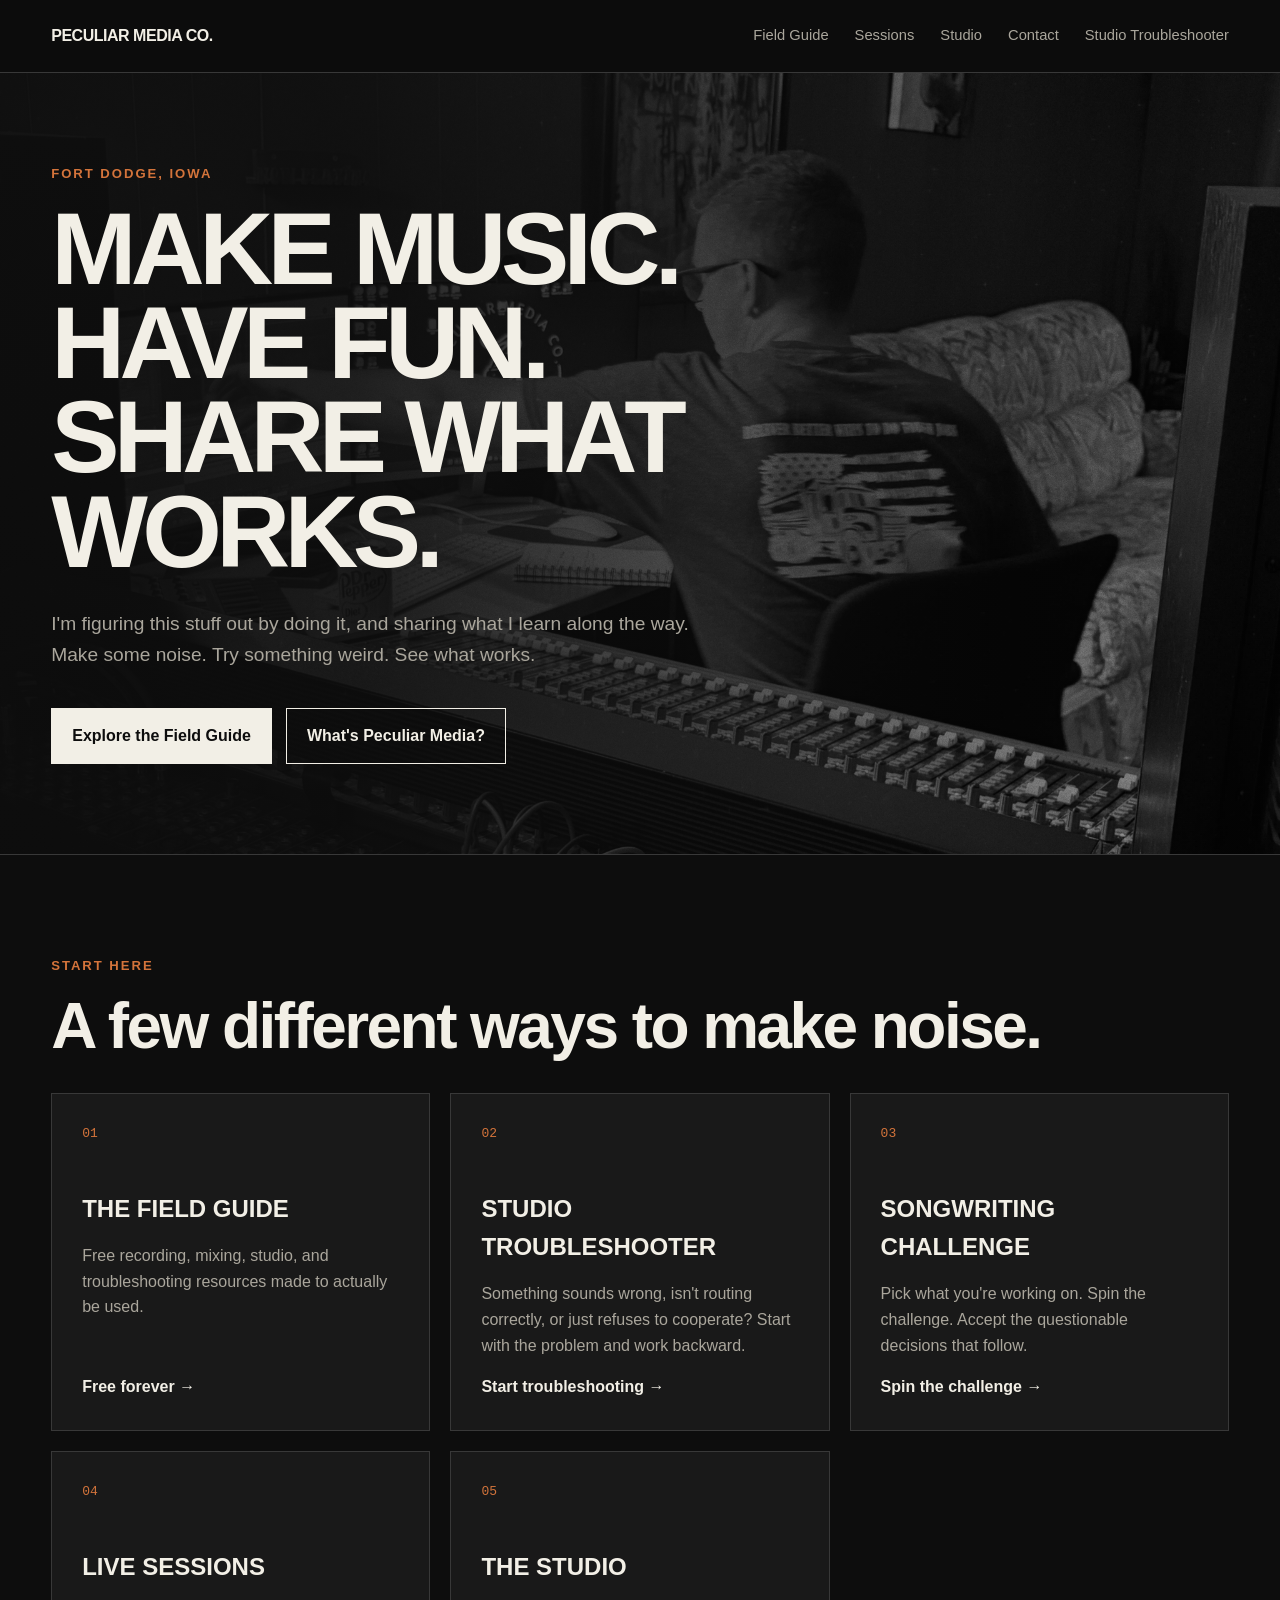
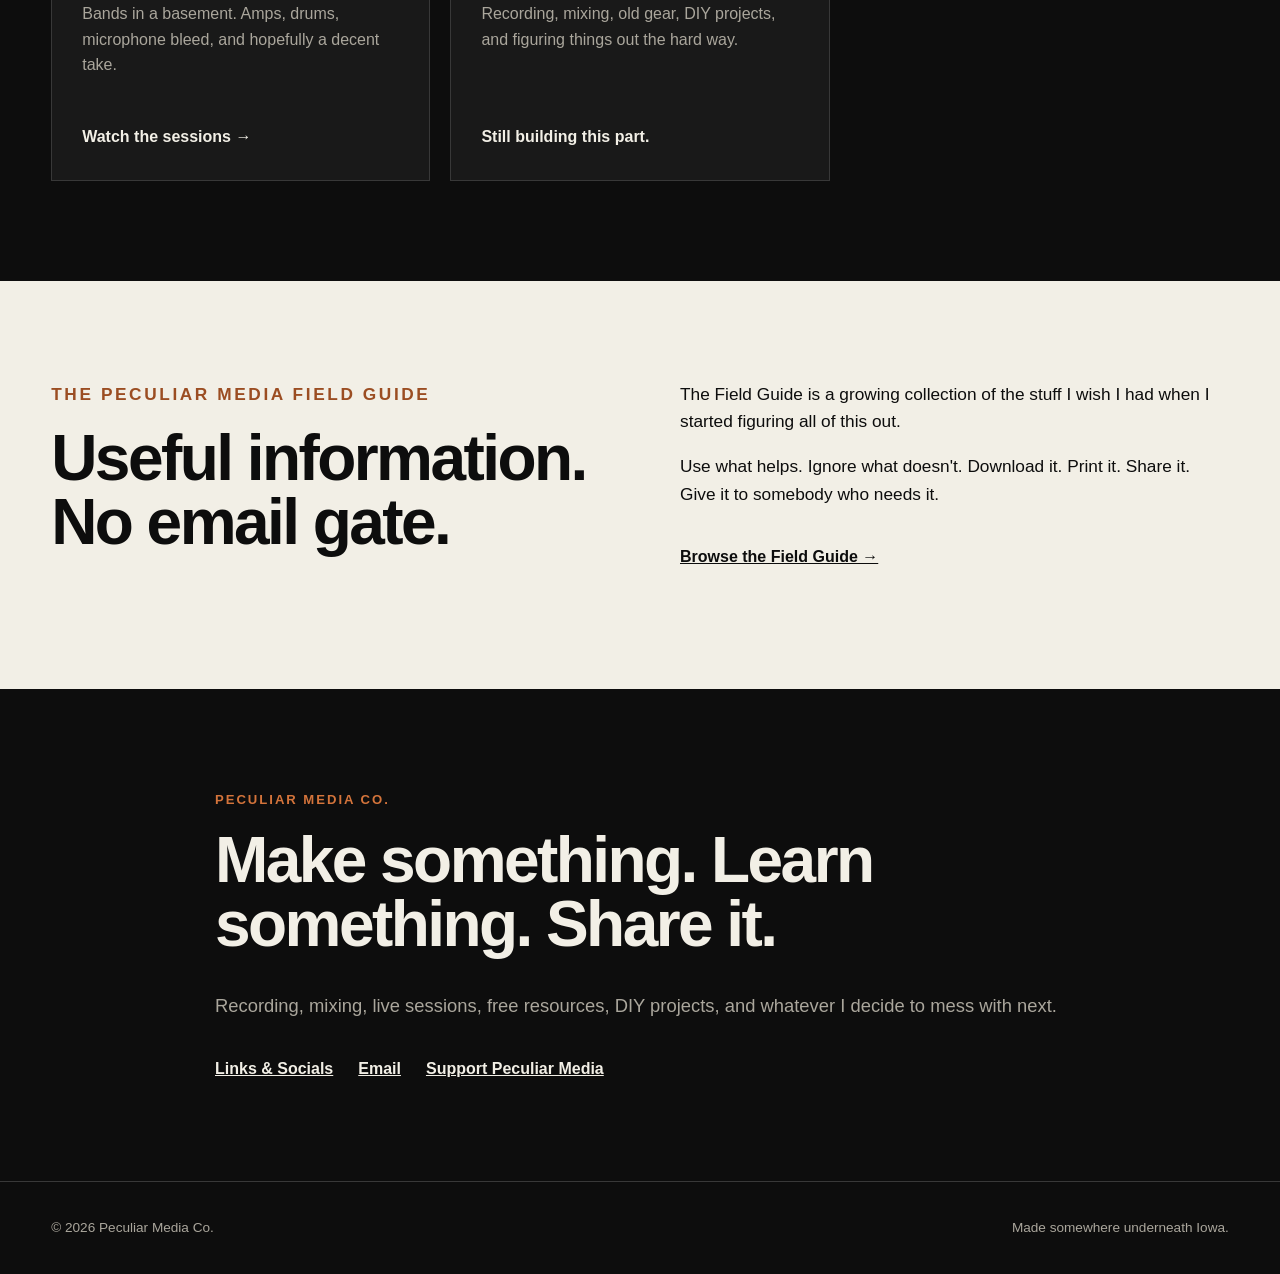
<file: index.html>
<!DOCTYPE html>
<html lang="en">
<head>

  <!-- Google tag (gtag.js) -->
<script async src="https://www.googletagmanager.com/gtag/js?id=G-Y795NXWRTJ"></script>
<script>
  window.dataLayer = window.dataLayer || [];
  function gtag(){dataLayer.push(arguments);}
  gtag('js', new Date());

  gtag('config', 'G-Y795NXWRTJ');
</script>

  <script type="text/javascript">
    (function(c,l,a,r,i,t,y){
        c[a]=c[a]||function(){(c[a].q=c[a].q||[]).push(arguments)};
        t=l.createElement(r);t.async=1;t.src="https://www.clarity.ms/tag/"+i;
        y=l.getElementsByTagName(r)[0];y.parentNode.insertBefore(t,y);
    })(window, document, "clarity", "script", "z53h6f4f6o");
</script>
  
  <meta charset="UTF-8">

  <meta
    name="viewport"
    content="width=device-width, initial-scale=1.0"
  >

  <meta
    name="description"
    content="Peculiar Media Co. — recording, live sessions, DIY studio solutions, and free studio resources."
  >

  <title>Peculiar Media Co.</title>

  <link rel="stylesheet" href="/styles.css">
</head>

<body>

  <header class="site-header">
    <div class="container nav">
      <a class="logo" href="/">PECULIAR MEDIA CO.</a>

      <nav>
        <a href="/field-guide/">Field Guide</a>
        <a href="#sessions">Sessions</a>
        <a href="#studio">Studio</a>
        <a href="#contact">Contact</a>
        <a href="/troubleshooter/">Studio Troubleshooter</a>
      </nav>
    </div>
  </header>


  <main>

    <section class="hero">
      <div class="container hero-content">

        <p class="eyebrow">FORT DODGE, IOWA</p>

        <h1>
  MAKE MUSIC.<br>
  HAVE FUN.<br>
  SHARE WHAT WORKS.
</h1>

        <p class="hero-copy">
  I'm figuring this stuff out by doing it, and sharing what I learn along the way.
  Make some noise. Try something weird. See what works.
</p>

        <div class="hero-buttons">
          <a class="button primary" href="/field-guide/">
            Explore the Field Guide
          </a>

          <a class="button secondary" href="#studio">
            What's Peculiar Media?
          </a>
        </div>

      </div>
    </section>


    <section class="section">
      <div class="container">

        <p class="eyebrow">START HERE</p>

        <h2>A few different ways to make noise.</h2>

        <div class="card-grid">

          <a class="feature-card" href="/field-guide/">
            <span class="card-number">01</span>

            <h3>THE FIELD GUIDE</h3>

            <p>
  Free recording, mixing, studio, and troubleshooting resources made to actually be used.
</p>

            <strong>Free forever →</strong>
          </a>

          <a class="feature-card"
   href="/troubleshooter/">

  <span class="card-number">02</span>

  <h3>STUDIO TROUBLESHOOTER</h3>

  <p>
    Something sounds wrong, isn't routing correctly, or just refuses
    to cooperate? Start with the problem and work backward.
  </p>

  <strong>Start troubleshooting →</strong>

</a>

<a class="feature-card"
   href="/songwriting-challenge/">

  <span class="card-number">03</span>

  <h3>SONGWRITING CHALLENGE</h3>

  <p>
    Pick what you're working on. Spin the challenge.
    Accept the questionable decisions that follow.
  </p>

  <strong>Spin the challenge →</strong>

</a>

          <a class="feature-card"
   id="sessions"
   href="https://www.youtube.com/channel/UCgUYKD_JXZCVzA_oYSHVTQg"
   target="_blank"
   rel="noopener noreferrer">

  <span class="card-number">04</span>

  <h3>LIVE SESSIONS</h3>

  <p>
    Bands in a basement. Amps, drums, microphone bleed,
    and hopefully a decent take.
  </p>

  <strong>Watch the sessions →</strong>
</a>


          <div class="feature-card" id="studio">
            <span class="card-number">05</span>

            <h3>THE STUDIO</h3>

            <p>
  Recording, mixing, old gear, DIY projects, and figuring things out the hard way.
</p>

            <strong>Still building this part.</strong>
          </div>

        </div>
      </div>
    </section>


    <section class="section field-guide-callout">
      <div class="container callout-layout">

        <div>
          <p class="eyebrow">THE PECULIAR MEDIA FIELD GUIDE</p>

          <h2>
            Useful information.<br>
            No email gate.
          </h2>
        </div>

        <div>
          <p>
  The Field Guide is a growing collection of the stuff I wish I had
  when I started figuring all of this out.
</p>

<p>
  Use what helps. Ignore what doesn't. Download it. Print it.
  Share it. Give it to somebody who needs it.
</p>

          <a class="text-link" href="/field-guide/">
            Browse the Field Guide →
          </a>
        </div>

      </div>
    </section>


    <section class="section" id="contact">
      <div class="container contact">

        <p class="eyebrow">PECULIAR MEDIA CO.</p>

<h2>Make something. Learn something. Share it.</h2>

<p>
  Recording, mixing, live sessions, free resources,
  DIY projects, and whatever I decide to mess with next.
</p>

        <div class="contact-links">
          <a href="https://linktr.ee/peculiarmediaco">
            Links & Socials
          </a>

          <a href="mailto:peculiarmediacompany@gmail.com">
            Email
          </a>

          <a href="https://ko-fi.com/peculiarmediaco">
            Support Peculiar Media
          </a>
        </div>

      </div>
    </section>

  </main>


  <footer>
    <div class="container footer-inner">
      <span>© 2026 Peculiar Media Co.</span>
      <span>Made somewhere underneath Iowa.</span>
    </div>
  </footer>

</body>
</html>
</file>
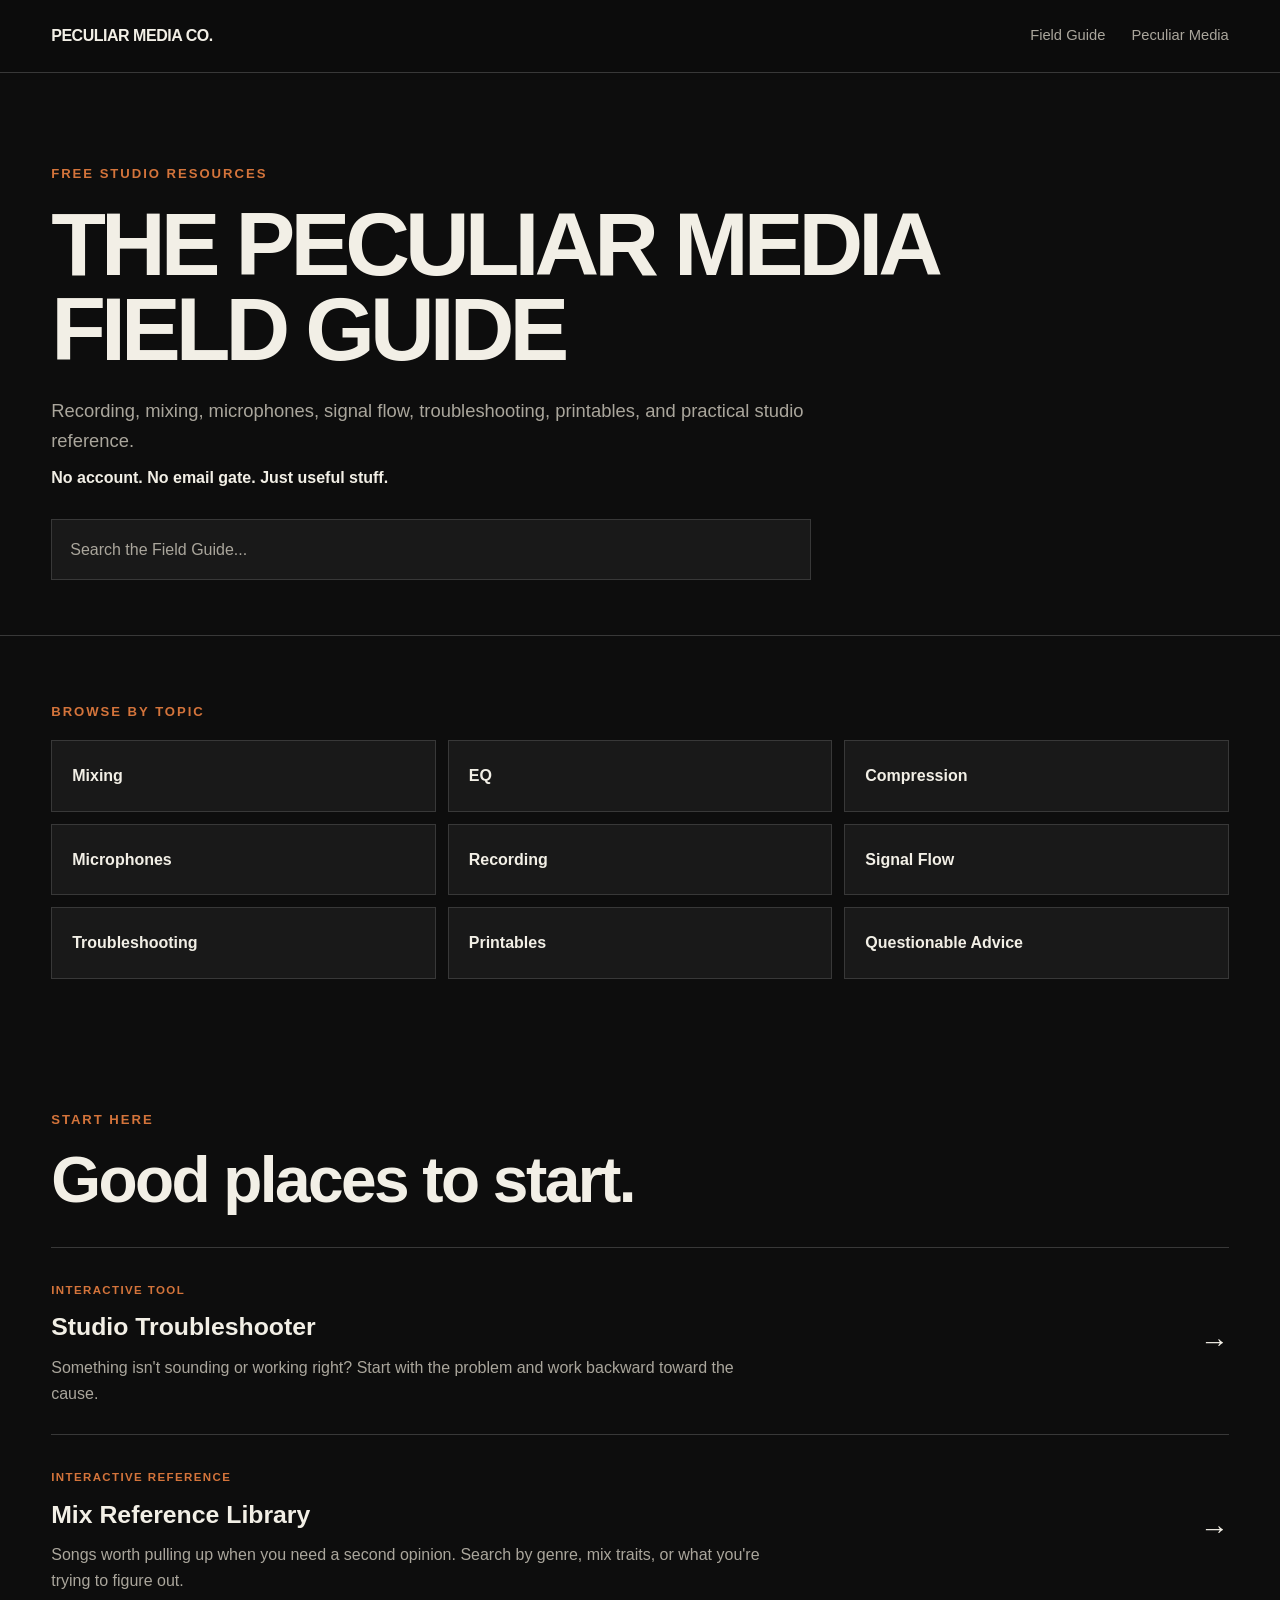
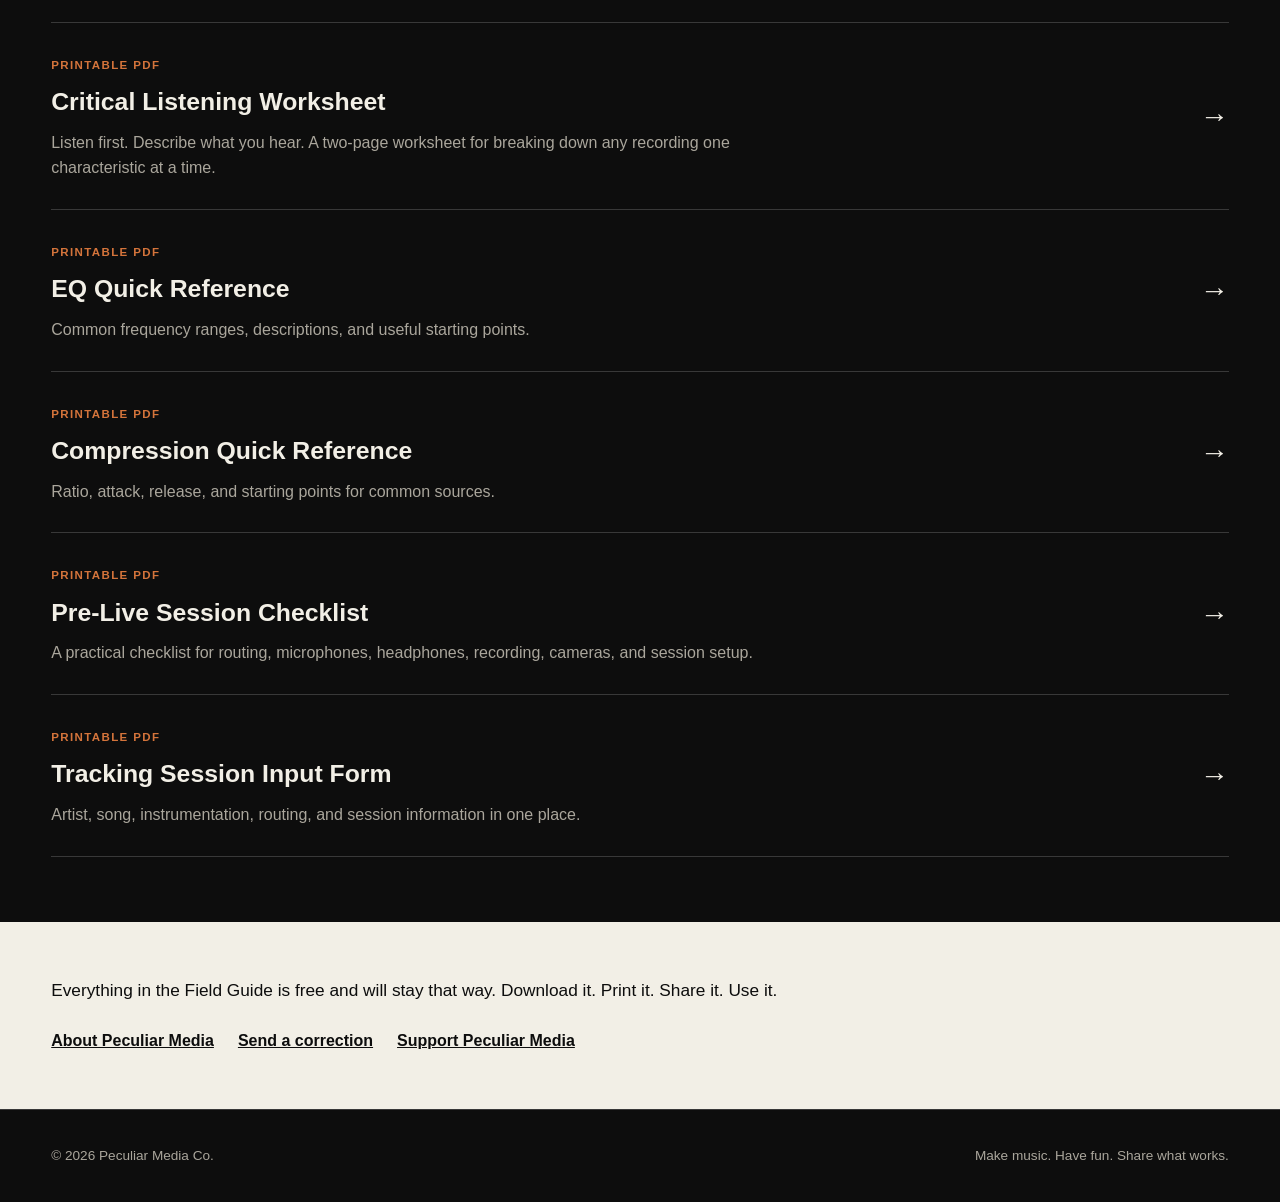
<file: field-guide/index.html>
<!DOCTYPE html>
<html lang="en">
<head>

  <!-- Google tag (gtag.js) -->
<script async src="https://www.googletagmanager.com/gtag/js?id=G-Y795NXWRTJ"></script>
<script>
  window.dataLayer = window.dataLayer || [];
  function gtag(){dataLayer.push(arguments);}
  gtag('js', new Date());

  gtag('config', 'G-Y795NXWRTJ');
</script>

  <script type="text/javascript">
    (function(c,l,a,r,i,t,y){
        c[a]=c[a]||function(){(c[a].q=c[a].q||[]).push(arguments)};
        t=l.createElement(r);t.async=1;t.src="https://www.clarity.ms/tag/"+i;
        y=l.getElementsByTagName(r)[0];y.parentNode.insertBefore(t,y);
    })(window, document, "clarity", "script", "z53h6f4f6o");
</script>
  
  <meta charset="UTF-8">

  <meta
    name="viewport"
    content="width=device-width, initial-scale=1.0"
  >

  <meta
    name="description"
    content="The Peculiar Media Field Guide — free recording, mixing, studio, troubleshooting, and printable resources."
  >

  <title>The Field Guide | Peculiar Media Co.</title>

  <link rel="stylesheet" href="/styles.css">
</head>

<body class="field-guide-page">

  <header class="site-header">
    <div class="container nav">
      <a class="logo" href="/">PECULIAR MEDIA CO.</a>

      <nav>
        <a href="/field-guide/">Field Guide</a>
        <a href="/">Peculiar Media</a>
      </nav>
    </div>
  </header>


  <main>

    <section class="simple-field-hero">
      <div class="container">

        <p class="eyebrow">FREE STUDIO RESOURCES</p>

        <h1>THE PECULIAR MEDIA FIELD GUIDE</h1>

        <p class="simple-field-intro">
          Recording, mixing, microphones, signal flow,
          troubleshooting, printables, and practical studio reference.
        </p>

        <p class="simple-field-note">
          No account. No email gate. Just useful stuff.
        </p>

        <div class="simple-search-wrap">
          <input
            type="search"
            class="simple-search"
            placeholder="Search the Field Guide..."
            aria-label="Search the Field Guide"
          >
        </div>

      </div>
    </section>


    <section class="simple-field-section">
      <div class="container">

        <p class="eyebrow">BROWSE BY TOPIC</p>

        <div class="topic-grid">

          <a href="#" class="topic-card" data-topic="mixing">
            <span>Mixing</span>
          </a>

          <a href="#" class="topic-card" data-topic="eq">
            <span>EQ</span>
          </a>

          <a href="#" class="topic-card" data-topic="compression">
            <span>Compression</span>
          </a>

          <a href="#" class="topic-card" data-topic="microphones">
            <span>Microphones</span>
          </a>

          <a href="#" class="topic-card"  data-topic="recording">
            <span>Recording</span>
          </a>

          <a href="#" class="topic-card" data-topic="signal-flow">
            <span>Signal Flow</span>
          </a>

          <a href="#" class="topic-card" data-topic="troubleshooting">
            <span>Troubleshooting</span>
          </a>

          <a href="#" class="topic-card" data-topic="printables">
            <span>Printables</span>
          </a>

          <a href="#" class="topic-card" data-topic="questionable">
            <span>Questionable Advice</span>
          </a>

        </div>

      </div>
    </section>


    <section class="simple-field-section">
      <div class="container">

        <p class="eyebrow">START HERE</p>

        <h2>Good places to start.</h2>

        <div class="simple-resource-list">

          <a href="/troubleshooter/"
   class="simple-resource"
   data-topics="mixing recording troubleshooting routing">

  <div>

    <span class="resource-label">
      INTERACTIVE TOOL
    </span>

    <h3>Studio Troubleshooter</h3>

    <p>
      Something isn't sounding or working right?
      Start with the problem and work backward toward the cause.
    </p>

  </div>

  <span class="resource-arrow">→</span>

</a>

          <a href="/mix-reference/" class="simple-resource"
   data-topics="mixing eq compression">
            <div>
              <span class="resource-label">
                INTERACTIVE REFERENCE
              </span>

              <h3>Mix Reference Library</h3>

              <p>
  Songs worth pulling up when you need a second opinion.
  Search by genre, mix traits, or what you're trying to figure out.
</p>
            </div>

            <span class="resource-arrow">→</span>
          </a>

          <a href="/field-guide/Critical_Listening_Worksheet.pdf"
   class="simple-resource"
   data-topics="mixing recording printables"
   target="_blank">

  <div>
    <span class="resource-label">
      PRINTABLE PDF
    </span>

    <h3>Critical Listening Worksheet</h3>

    <p>
      Listen first. Describe what you hear. A two-page worksheet
      for breaking down any recording one characteristic at a time.
    </p>
  </div>

  <span class="resource-arrow">→</span>

</a>

          <a href="/field-guide/EQ_Cheat_Sheet.pdf"
   class="simple-resource"
   data-topics="mixing eq printables"
   target="_blank">
            <div>
              <span class="resource-label">
                PRINTABLE PDF
              </span>

              <h3>EQ Quick Reference</h3>

              <p>
                Common frequency ranges, descriptions,
                and useful starting points.
              </p>
            </div>

            <span class="resource-arrow">→</span>
          </a>


          <a href="/field-guide/Compression_Cheat_Sheet.pdf"
   class="simple-resource"
   data-topics="mixing compression printables"
   target="_blank">
            <div>
              <span class="resource-label">
                PRINTABLE PDF
              </span>

              <h3>Compression Quick Reference</h3>

              <p>
                Ratio, attack, release, and starting points
                for common sources.
              </p>
            </div>

            <span class="resource-arrow">→</span>
          </a>


          <a href="/field-guide/Live_Session_Checklist.pdf" class="simple-resource" target="_blank"
   data-topics="recording printables">
            <div>
              <span class="resource-label">
                PRINTABLE PDF
              </span>

              <h3>Pre-Live Session Checklist</h3>

              <p>
                A practical checklist for routing, microphones,
                headphones, recording, cameras, and session setup.
              </p>
            </div>

            <span class="resource-arrow">→</span>
          </a>


          <a href="/field-guide/Input_List.pdf" class="simple-resource" target="_blank"
   data-topics="recording printables">
            <div>
              <span class="resource-label">
                PRINTABLE PDF
              </span>

              <h3>Tracking Session Input Form</h3>

              <p>
                Artist, song, instrumentation, routing,
                and session information in one place.
              </p>
            </div>

            <span class="resource-arrow">→</span>
          </a>

        </div>

      </div>
    </section>


    <section class="simple-field-footer-callout">
      <div class="container">

        <p>
  Everything in the Field Guide is free and will stay that way.
  Download it. Print it. Share it. Use it.
</p>

        <div class="simple-field-links">
          <a href="/">About Peculiar Media</a>

          <a href="mailto:peculiarmediacompany@gmail.com">
            Send a correction
          </a>

          <a href="https://ko-fi.com/peculiarmediaco">
            Support Peculiar Media
          </a>
        </div>

      </div>
    </section>

  </main>


  <footer>
  <div class="container footer-inner">
    <span>© 2026 Peculiar Media Co.</span>
    <span>Make music. Have fun. Share what works.</span>
  </div>
</footer>
  
<script src="/field-guide.js"></script>
  
</body>
</html>
</file>
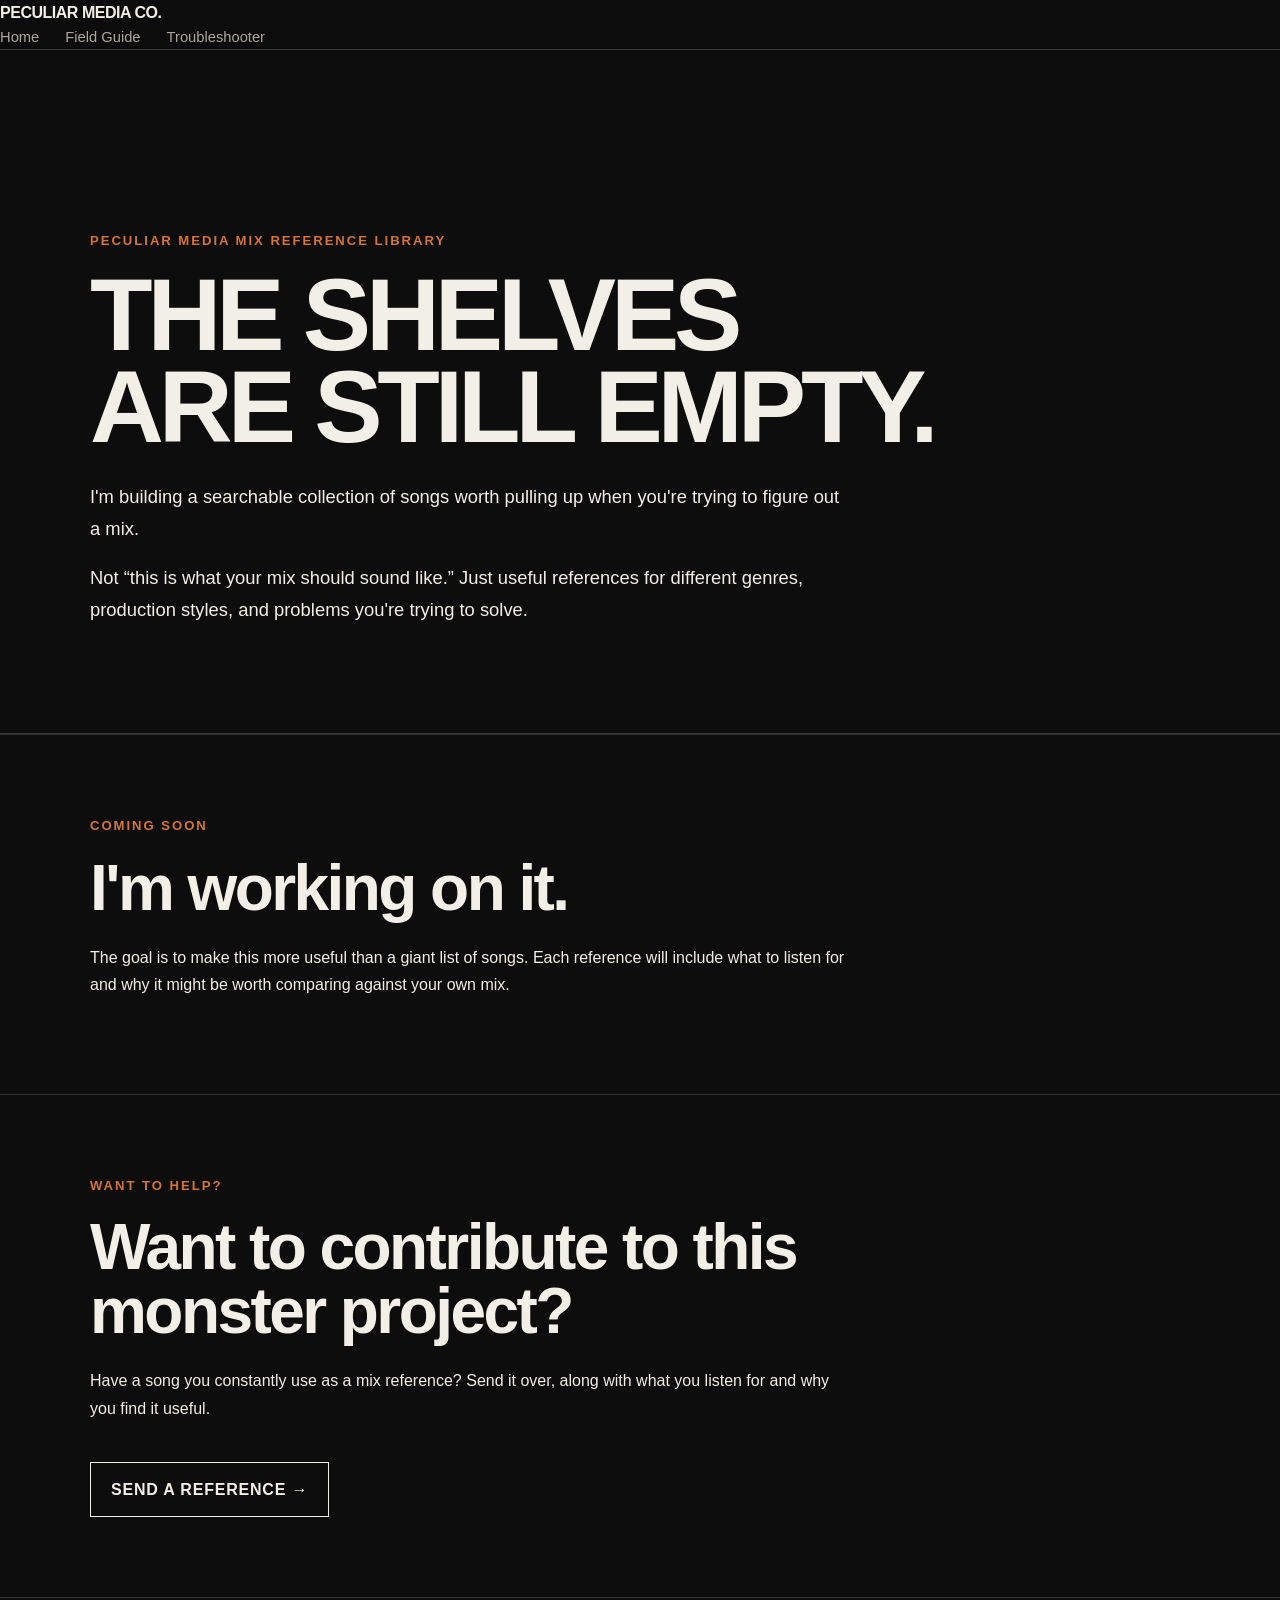
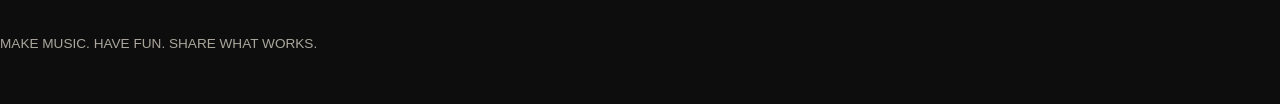
<file: mix-reference/index.html>
<!DOCTYPE html>
<html lang="en">

<head>

  <!-- Google tag (gtag.js) -->
<script async src="https://www.googletagmanager.com/gtag/js?id=G-Y795NXWRTJ"></script>
<script>
  window.dataLayer = window.dataLayer || [];
  function gtag(){dataLayer.push(arguments);}
  gtag('js', new Date());

  gtag('config', 'G-Y795NXWRTJ');
</script>

  <script type="text/javascript">
    (function(c,l,a,r,i,t,y){
        c[a]=c[a]||function(){(c[a].q=c[a].q||[]).push(arguments)};
        t=l.createElement(r);t.async=1;t.src="https://www.clarity.ms/tag/"+i;
        y=l.getElementsByTagName(r)[0];y.parentNode.insertBefore(t,y);
    })(window, document, "clarity", "script", "z53h6f4f6o");
</script>
  
  <meta charset="UTF-8">
  <meta name="viewport" content="width=device-width, initial-scale=1.0">

  <title>Mix Reference Library | Peculiar Media Co.</title>

  <meta
    name="description"
    content="The Peculiar Media Mix Reference Library — a growing collection of useful songs for comparing mixes, production choices, and different approaches to making records."
  >

  <link rel="stylesheet" href="/styles.css">

  <style>

.reference-page {
  padding-top: 80px;
}

.reference-container {
  width: min(1100px, calc(100% - 40px));
  margin: 0 auto;
}

.reference-hero {
  padding: 100px 0 90px;
}

.reference-hero h1 {
  margin: 12px 0 28px;
  font-size: clamp(3.5rem, 8vw, 7rem);
  line-height: 0.9;
  letter-spacing: -0.05em;
}

.reference-lead {
  max-width: 760px;
  font-size: 1.15rem;
  line-height: 1.7;
}

.reference-section {
  padding: 80px 0;
  border-top: 1px solid rgba(255,255,255,0.15);
}

.reference-section h2 {
  max-width: 900px;
  margin: 12px 0 24px;
  font-size: clamp(2.2rem, 5vw, 4rem);
  line-height: 1;
}

.reference-section p {
  max-width: 760px;
  line-height: 1.7;
}

.reference-button {
  display: inline-block;
  margin-top: 24px;
  padding: 14px 20px;
  border: 1px solid currentColor;
  text-decoration: none;
  font-weight: 700;
  letter-spacing: 0.05em;
}

.reference-button:hover {
  transform: translateY(-2px);
}

@media (max-width: 700px) {

  .reference-page {
    padding-top: 60px;
  }

  .reference-hero {
    padding: 70px 0 60px;
  }

  .reference-section {
    padding: 60px 0;
  }

}

</style>
  
</head>

<body>

<header class="site-header">

  <a href="/" class="logo">
    PECULIAR MEDIA CO.
  </a>

  <nav>
    <a href="/">Home</a>
    <a href="/field-guide/">Field Guide</a>
    <a href="/troubleshooter/">Troubleshooter</a>
  </nav>

</header>


<main class="reference-page">

  <section class="reference-hero">
    <div class="reference-container">

      <p class="eyebrow">
        PECULIAR MEDIA MIX REFERENCE LIBRARY
      </p>

      <h1>
        THE SHELVES<br>
        ARE STILL EMPTY.
      </h1>

      <p class="reference-lead">
        I'm building a searchable collection of songs worth pulling up
        when you're trying to figure out a mix.
      </p>

      <p class="reference-lead">
        Not “this is what your mix should sound like.”
        Just useful references for different genres, production styles,
        and problems you're trying to solve.
      </p>

    </div>
  </section>


  <section class="reference-section">
    <div class="reference-container">

      <p class="eyebrow">COMING SOON</p>

      <h2>I'm working on it.</h2>

      <p>
        The goal is to make this more useful than a giant list of songs.
        Each reference will include what to listen for and why it might
        be worth comparing against your own mix.
      </p>

    </div>
  </section>


  <section class="reference-section">
    <div class="reference-container">

      <p class="eyebrow">WANT TO HELP?</p>

      <h2>Want to contribute to this monster project?</h2>

      <p>
        Have a song you constantly use as a mix reference?
        Send it over, along with what you listen for and why you find it useful.
      </p>

      <a
        class="reference-button"
        href="mailto:peculiarmediacompany@gmail.com"
      >
        SEND A REFERENCE →
      </a>

    </div>
  </section>

</main>


<footer>
  <p>
    MAKE MUSIC. HAVE FUN. SHARE WHAT WORKS.
  </p>
</footer>

</body>
</html>
</file>
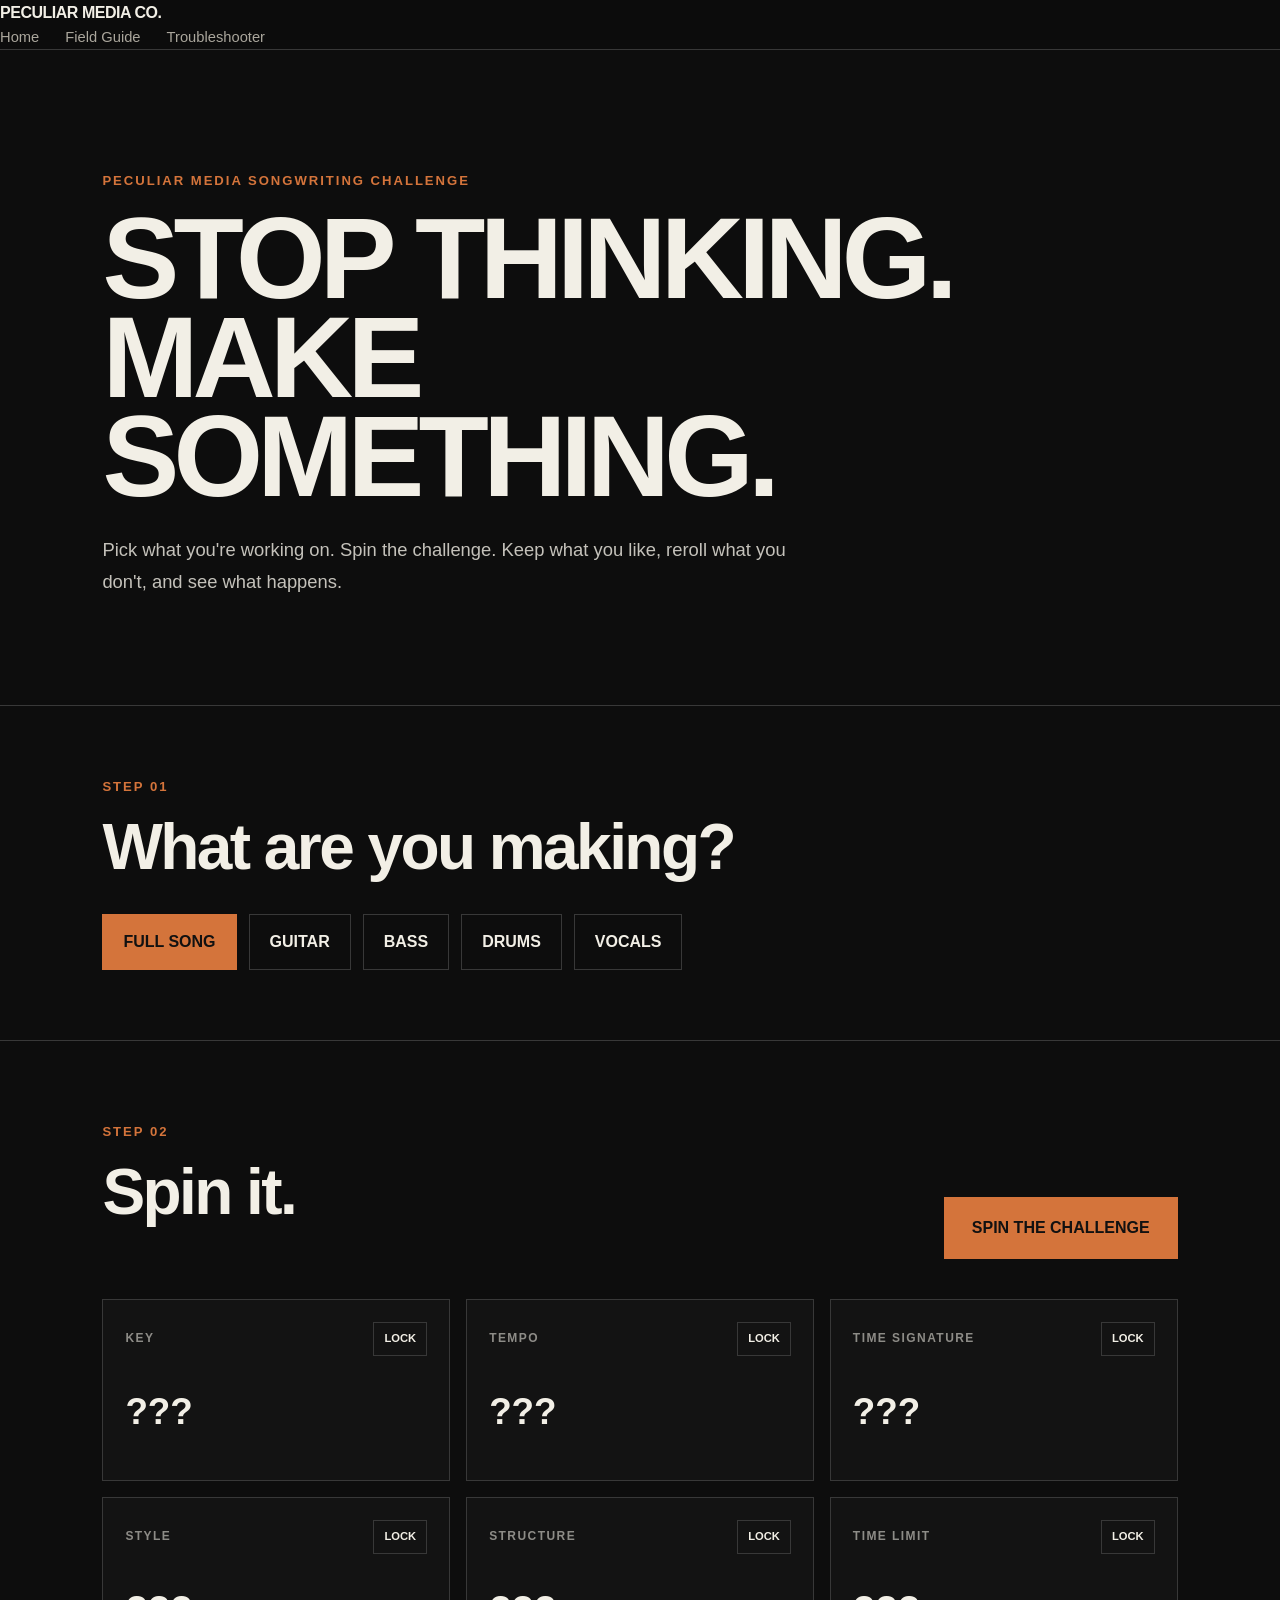
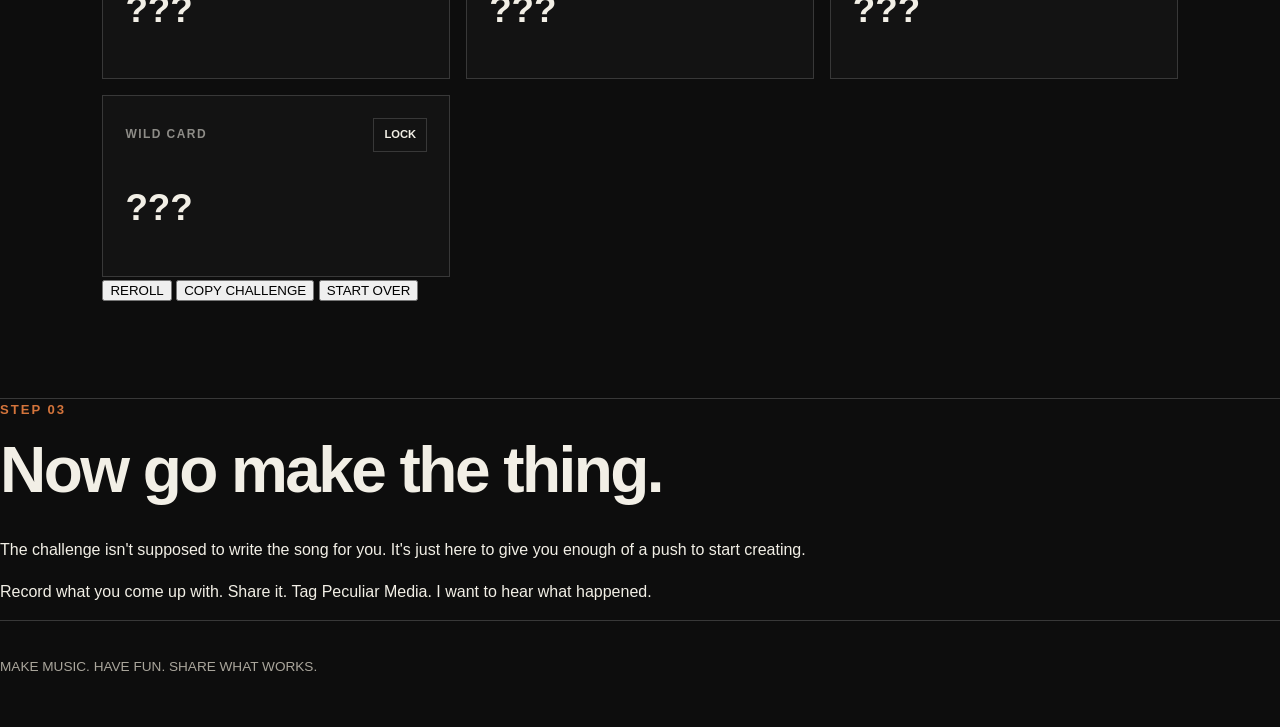
<file: songwriting-challenge/index.html>
<!DOCTYPE html>
<html lang="en">

<head>

  <!-- Google tag (gtag.js) -->
<script async src="https://www.googletagmanager.com/gtag/js?id=G-Y795NXWRTJ"></script>
<script>
  window.dataLayer = window.dataLayer || [];
  function gtag(){dataLayer.push(arguments);}
  gtag('js', new Date());

  gtag('config', 'G-Y795NXWRTJ');
</script>

  <script type="text/javascript">
    (function(c,l,a,r,i,t,y){
        c[a]=c[a]||function(){(c[a].q=c[a].q||[]).push(arguments)};
        t=l.createElement(r);t.async=1;t.src="https://www.clarity.ms/tag/"+i;
        y=l.getElementsByTagName(r)[0];y.parentNode.insertBefore(t,y);
    })(window, document, "clarity", "script", "z53h6f4f6o");
</script>
  
  <meta charset="UTF-8">
  <meta name="viewport" content="width=device-width, initial-scale=1.0">

  <title>The Songwriting Challenge | Peculiar Media Co.</title>

  <meta
    name="description"
    content="A free songwriting challenge generator from Peculiar Media Co. Pick a mode, spin the challenge, and make something."
  >

  <link rel="stylesheet" href="/styles.css">
</head>


<body>

<header class="site-header">

  <a href="/" class="logo">
    PECULIAR MEDIA CO.
  </a>

  <nav>
    <a href="/">Home</a>
    <a href="/field-guide/">Field Guide</a>
    <a href="/troubleshooter/">Troubleshooter</a>
  </nav>

</header>


<main>

  <!-- ==========================
       HERO
       ========================== -->

  <section class="challenge-hero">

    <p class="eyebrow">
      PECULIAR MEDIA SONGWRITING CHALLENGE
    </p>

    <h1>
      STOP THINKING.<br>
      MAKE SOMETHING.
    </h1>

    <p class="challenge-intro">
      Pick what you're working on. Spin the challenge.
      Keep what you like, reroll what you don't,
      and see what happens.
    </p>

  </section>


  <!-- ==========================
       MODE SELECT
       ========================== -->

  <section class="challenge-section">

    <p class="eyebrow">
      STEP 01
    </p>

    <h2>What are you making?</h2>

    <div class="challenge-modes">

      <button class="mode-button active" data-mode="song">
        FULL SONG
      </button>

      <button class="mode-button" data-mode="guitar">
        GUITAR
      </button>

      <button class="mode-button" data-mode="bass">
        BASS
      </button>

      <button class="mode-button" data-mode="drums">
        DRUMS
      </button>

      <button class="mode-button" data-mode="vocals">
        VOCALS
      </button>

    </div>

  </section>


  <!-- ==========================
       CHALLENGE MACHINE
       ========================== -->

  <section class="challenge-machine">

    <div class="challenge-machine-heading">

      <div>
        <p class="eyebrow">STEP 02</p>
        <h2>Spin it.</h2>
      </div>

      <button id="spin-button" class="spin-button">
        SPIN THE CHALLENGE
      </button>

    </div>


    <div id="challenge-results"
         class="challenge-results">

      <!-- JavaScript creates the slots here -->

    </div>


    <div class="challenge-actions">

      <button id="reroll-button"
          class="secondary-challenge-button">
    REROLL
  </button>
      
  <button id="copy-button"
          class="secondary-challenge-button">
    COPY CHALLENGE
  </button>

  <button id="reset-button"
          class="secondary-challenge-button">
    START OVER
  </button>

</div>

<p id="copy-message"
   class="copy-message"
   aria-live="polite">
</p>

  </section>


  <!-- ==========================
       GO MAKE IT
       ========================== -->

  <section class="challenge-go">

    <p class="eyebrow">
      STEP 03
    </p>

    <h2>Now go make the thing.</h2>

    <p>
      The challenge isn't supposed to write the song for you.
      It's just here to give you enough of a push to start creating.
    </p>

    <p>
      Record what you come up with. Share it.
      Tag Peculiar Media. I want to hear what happened.
    </p>

  </section>

</main>


<footer>
  <p>
    MAKE MUSIC. HAVE FUN. SHARE WHAT WORKS.
  </p>
</footer>



<script>

/* =========================================================
   CHALLENGE DATA
   ========================================================= */

const challengeData = {

  song: {

  "KEY": [
    "RANDOM_KEY"
  ],

  "TEMPO": [
    "RANDOM_TEMPO"
  ],

  "TIME SIGNATURE": [
    "4/4",
    "4/4",
    "4/4",
    "3/4",
    "6/8",
    "5/4",
    "7/8",
    "12/8"
  ],

  "STYLE": [
    "Midwest Emo",
    "Indie Rock",
    "Shoegaze",
    "Punk",
    "Post-Punk",
    "Alternative Rock",
    "Dream Pop",
    "Garage Rock",
    "Folk",
    "Slowcore",
    "Post-Rock",
    "Noise Rock",
    "Pop Punk",
    "Emo",
    "Indie Folk",
    "Grunge",
    "Hardcore",
    "Singer-Songwriter",
    "Lo-Fi",
    "Psych Rock",
    "Something Heavy",
    "Something Uncomfortably Happy",
    "Something Unnecessarily Sad"
  ],

  "STRUCTURE": [
    "Verse / Chorus / Verse / Chorus",
    "Verse / Verse / Chorus / Verse / Chorus",
    "Intro / Verse / Chorus / Verse / Chorus / Outro",
    "Verse / Pre-Chorus / Chorus / Verse / Pre-Chorus / Chorus",
    "Verse / Chorus / Verse / Chorus / Bridge / Chorus",
    "A / B / A / B",
    "A / B / C / A",
    "A / A / B / A",
    "No repeating sections",
    "Build continuously from beginning to end",
    "Start with the chorus",
    "No traditional chorus",
    "One long build followed by one short final section",
    "Two sections only",
    "Three sections — none can repeat",
    "Same progression for the entire song"
  ],

  "TIME LIMIT": [
    "30 Minutes",
    "1 Hour",
    "2 Hours",
    "3 Hours",
    "One Evening",
    "One Day",
    "One Weekend"
  ],

  "WILD CARD": [
    "No distorted guitars",
    "No clean guitars",
    "No cymbals until the chorus",
    "Start with the loudest section",
    "End abruptly",
    "Include one completely silent beat",
    "One instrument cannot play during the chorus",
    "No instrument plays the same part twice",
    "The bass starts the song",
    "The drums enter last",
    "The vocals enter first",
    "The quietest section comes immediately after the loudest",
    "Use an instrument you normally ignore",
    "One section must have only one instrument",
    "Write the chorus first",
    "Write the ending first",
    "No intro",
    "No outro",
    "The song must end differently than it begins",
    "The first sound must also be the final sound",
    "One section must be completely dry",
    "One section must sound ridiculously distant",
    "No fills during the first half of the song",
    "The bass cannot play the root during one section",
    "The guitar cannot play chords during one section",
    "The drums must completely disappear once",
    "Change the drum feel without changing tempo",
    "One section must be half the intensity of the section before it",
    "One section must be twice as loud as you initially think it should be",
    "Use a sound recorded somewhere in the room",
    "Record one part with the worst microphone you own",
    "Use one accidental noise in the final recording",
    "Leave one obvious imperfection",
    "No quantizing",
    "No copy and paste",
    "No instrument can play continuously through the entire song",
    "The chorus gets smaller instead of bigger",
    "The final chorus cannot repeat the first chorus exactly",
    "Remove an instrument every time a section repeats",
    "Add an instrument every time a section repeats",
    "One instrument may only play one note",
    "One instrument may only play during transitions",
    "Use silence as part of the arrangement",
    "Make one section intentionally uncomfortable",
    "Change one chord you normally wouldn't change",
    "Use a chord you don't know the name of",
    "One section must contain no chords",
    "Write one part without listening to the others",
    "Record one part in a single take",
    "Keep the first usable take of one part",
    "No solos",
    "Include a solo that lasts less than 10 seconds",
    "The loudest instrument cannot be guitar",
    "The first chorus cannot have drums",
    "The last section must introduce something completely new",
    "Use an instrument for something it wasn't designed to do",
    "One part must be played an octave away from where you'd normally play it",
    "Make the simplest part the loudest part",
    "Delete one part you thought the song needed",
    "If you get stuck, remove something instead of adding something"
  ]

},

  guitar: {

  "TUNING": [
    "Standard",
    "Half-Step Down",
    "D Standard",
    "C# Standard",
    "Drop D",
    "Drop C#",
    "Drop C",
    "Open D",
    "Open E",
    "Open G",
    "DADGAD"
  ],

  "SOUND": [
    "Completely Clean",
    "Edge of Breakup",
    "Crunchy",
    "Heavy Distortion",
    "Fuzz",
    "Way Too Much Fuzz",
    "Washed-Out Reverb",
    "Delay-Heavy",
    "Dry",
    "Bright and Jangly",
    "Dark and Warm",
    "Lo-Fi",
    "Make It Sound Broken"
  ],

  "PART": [
    "Chords Only",
    "Single-Note Riff",
    "Arpeggios",
    "Octaves",
    "Melody Instead of Chords",
    "Alternate Between Riff and Chords",
    "Rhythmic Stabs",
    "Drone",
    "Fingerpicked Pattern",
    "One Repeating Motif",
    "Countermelody",
    "Ambient Texture"
  ],

  "RHYTHM": [
    "Straight Eighth Notes",
    "Syncopated",
    "Let Everything Ring",
    "Short and Staccato",
    "Play Behind the Beat",
    "Play Aggressively on the Beat",
    "Leave Huge Gaps",
    "Constant Motion",
    "Change Rhythm Every Section"
  ],

  "LIMITATION": [
    "No Power Chords",
    "Open Strings Must Be Used",
    "Only Three-Note Chords",
    "Stay Above the 7th Fret",
    "Stay Below the 7th Fret",
    "No Palm Muting",
    "No Pick",
    "Let Every Chord Ring",
    "Use One Chord Shape for the Entire Part",
    "No Full Chords",
    "No Bending",
    "No Vibrato",
    "Use Only Downstrokes",
    "Use Only Four Strings",
    "One String Cannot Be Used",
    "No Root Notes in the Chords",
    "Use the Same Riff in Two Different Ways",
    "Play Fewer Notes Than You Want To",
    "No Guitar During One Entire Section",
    "Do Not Double the Part"
  ],

  "WILD CARD": [
    "Write the Part Without Distortion First",
    "Record the First Usable Take",
    "Use a Pickup You Normally Ignore",
    "Turn One Pedal Setting Somewhere Stupid",
    "Play the Part an Octave Higher Than You Planned",
    "Play the Part an Octave Lower Than You Planned",
    "Use an Unfamiliar Chord Voicing",
    "Make the Chorus Guitar Smaller Than the Verse",
    "The Guitar Cannot Start the Song",
    "The Guitar Must Start the Song Alone",
    "Remove One Note From Every Chord",
    "Make One Mistake Part of the Final Part",
    "Use Feedback Intentionally",
    "Make Noise Between Two Sections",
    "Write Something You Cannot Play Perfectly Yet"
  ]

},

  bass: {

  "PLAYING STYLE": [
    "Pick",
    "Fingers",
    "Muted / Short Notes",
    "Let Everything Ring",
    "Play Aggressively",
    "Play as Softly as Possible",
    "Alternate Between Pick and Fingers"
  ],

  "ROLE": [
    "Follow the Kick",
    "Avoid the Kick",
    "Root-Heavy",
    "Melodic",
    "Pedal Tone",
    "Drive the Entire Song",
    "Follow the Guitar",
    "Do the Opposite of the Guitar",
    "Act Like a Second Melody",
    "Hold the Arrangement Together While Everyone Else Gets Weird"
  ],

  "REGISTER": [
    "Low Register",
    "Upper Register",
    "Move Between Both",
    "Stay Above the 7th Fret",
    "Stay Below the 5th Fret",
    "Spend One Entire Section Much Higher Than Normal"
  ],

  "RHYTHM": [
    "Straight Eighth Notes",
    "Long Sustained Notes",
    "Short Staccato Notes",
    "Syncopated",
    "Lots of Space",
    "Constant Motion",
    "Follow the Vocal Rhythm",
    "Play Around the Drum Groove"
  ],

  "LIMITATION": [
    "No Note on Beat One",
    "Use Octaves Heavily",
    "No Root Note During the Chorus",
    "Leave More Space Than Feels Comfortable",
    "Play Something Different Under Every Chord",
    "Only Change Notes Once Per Measure",
    "No Fills",
    "One Note for an Entire Section",
    "Use Only Three Different Notes in One Section",
    "Do Not Follow the Guitar Rhythm",
    "No Bass During the Intro",
    "No Bass During One Chorus",
    "The Simplest Possible Part",
    "Never Play More Than Two Notes in a Row Without a Rest"
  ],

  "WILD CARD": [
    "Start the Song Alone",
    "Enter Later Than Feels Correct",
    "Take Over the Melody for One Section",
    "Play One Section an Octave Higher",
    "Keep the First Usable Take",
    "Use a Tone You Normally Wouldn't Choose",
    "Make One Section Bass-Heavy on Purpose",
    "Remove Half the Notes After Writing the Part",
    "Write the Part Before Hearing the Guitar",
    "Let One Note Ring Way Too Long",
    "End the Song Alone",
    "Make the Bass the Most Interesting Instrument for One Section"
  ]

},


  drums: {

  "FEEL": [
    "Straight",
    "Swung",
    "Half-Time",
    "Double-Time",
    "Loose",
    "Dead Simple",
    "Driving",
    "Laid Back",
    "Almost Falling Apart",
    "Mechanical",
    "Big and Open"
  ],

  "MAIN VOICE": [
    "Hi-Hat",
    "Ride",
    "Floor Tom",
    "Snare",
    "Kick",
    "Toms",
    "Cross-Stick",
    "Crash",
    "Whatever Makes the Weirdest Sound on the Kit"
  ],

  "KICK": [
    "Follow the Bass",
    "Avoid the Bass",
    "Four on the Floor",
    "Sparse",
    "Syncopated",
    "Only Essential Hits",
    "Busy",
    "Only on Beat One",
    "Change the Kick Pattern Every Section"
  ],

  "SNARE": [
    "Standard Backbeat",
    "Half-Time",
    "Cross-Stick",
    "Sparse",
    "Busy",
    "Ghost-Note Heavy",
    "No Snare During One Section",
    "Move the Backbeat Somewhere Unexpected"
  ],

  "FILLS": [
    "No Fills",
    "One Fill in the Entire Song",
    "Tiny Fills Only",
    "Huge Fills",
    "Tom Fills Only",
    "Snare Fills Only",
    "Fill Into Every New Section",
    "Never Play the Same Fill Twice"
  ],

  "LIMITATION": [
    "No Crash Until the Final Chorus",
    "No Hi-Hat",
    "No Ride",
    "No Fills for the First Half",
    "Only One Fill in the Entire Song",
    "Use the Floor Tom as Part of the Groove",
    "Keep the Same Groove Through Two Different Sections",
    "Drop Out Completely for One Section",
    "No Cymbals During One Section",
    "No Kick During One Section",
    "No Snare During One Section",
    "Use Only Kick, Snare, and Hi-Hat for One Section",
    "Do Not Play Anything on Beat One",
    "The Chorus Must Be Simpler Than the Verse",
    "Never Hit Two Cymbals at the Same Time"
  ],

  "WILD CARD": [
    "Start With Drums Alone",
    "Drums Enter Last",
    "Stop Completely for One Beat",
    "Stop Completely for One Full Measure",
    "Use Something That Isn't Normally Part of the Kit",
    "Play One Section With Brushes or Mallets If Available",
    "Make the Quietest Groove the Most Interesting Groove",
    "Do Not Change the Groove When the Chorus Arrives",
    "Change the Feel Without Changing Tempo",
    "Make One Section Sound Like a Different Drummer Took Over",
    "Keep the First Usable Take",
    "Make One Imperfect Fill Part of the Final Take",
    "Remove Something From the Kit Before Recording"
  ]

},


  vocals: {

  "DELIVERY": [
    "Intimate",
    "Aggressive",
    "Soft",
    "Conversational",
    "Big and Melodic",
    "Almost Spoken",
    "Whispered",
    "Restrained",
    "Uncomfortably Honest",
    "Detached",
    "Way More Dramatic Than Necessary"
  ],

  "MELODY": [
    "Narrow Range",
    "Large Melodic Jumps",
    "Mostly Repeated Notes",
    "Long Held Notes",
    "Short Phrases",
    "Melody Changes Every Section",
    "Mostly Descending",
    "Mostly Ascending",
    "One Repeating Melodic Motif",
    "Verse and Chorus Use Similar Notes With Different Rhythm"
  ],

  "RHYTHM": [
    "Lots of Space",
    "Long Phrases",
    "Short Phrases",
    "Enter Before Beat One",
    "Enter After Beat One",
    "Follow the Guitar Rhythm",
    "Avoid the Guitar Rhythm",
    "Change the Vocal Rhythm Every Section"
  ],

  "HARMONY": [
    "No Harmonies",
    "Harmony Every Chorus",
    "One Harmony Only",
    "Gang Vocals",
    "Call and Response",
    "Double the Lead",
    "Harmony Only the Final Line",
    "One Unexpected High Harmony",
    "One Unexpected Low Harmony",
    "Different Harmony Every Chorus"
  ],

  "LYRIC": [
    "Tell a Story",
    "Write About One Specific Moment",
    "Never Say Exactly What the Song Is About",
    "Use One Repeated Line",
    "No Rhyming",
    "Heavy Rhyming",
    "Write in Second Person",
    "Write in Third Person",
    "Write About a Place",
    "Write Around One Physical Object",
    "Every Line Must Be Short",
    "One Sentence Becomes the Entire Chorus"
  ],

  "LIMITATION": [
    "No Repeated Melody Between Verse and Chorus",
    "Start the Song With Vocals",
    "No Vocals for the First 30 Seconds",
    "One Section Must Be a Single Vocal Take",
    "Leave an Uncomfortable Amount of Space",
    "Repeat One Line Until Its Meaning Changes",
    "The Final Line Must Be Sung Alone",
    "No Double Tracking",
    "No Harmony Until the Final Chorus",
    "No Lyrics During One Section",
    "Do Not Sing the Highest Note in the Chorus",
    "The Chorus Gets Quieter Instead of Louder",
    "One Section Can Contain Only One Lyric"
  ],

  "WILD CARD": [
    "Keep the First Usable Take",
    "Record One Section From Across the Room",
    "Whisper One Line",
    "Shout One Line",
    "Leave One Breath Obviously Audible",
    "Sing One Section an Octave Away From Your First Instinct",
    "Remove Half the Lyrics From One Section",
    "Start Singing Before Any Instrument Plays",
    "End the Song Without Finishing the Final Thought",
    "Use a Word You Normally Wouldn't Put in a Song",
    "Change One Lyric Immediately Before Recording It",
    "Record One Double Without Listening to the Original",
    "Make the Most Important Line the Quietest Line"
  ]

}

};


/* =========================================================
   CHALLENGE LOGIC
   ========================================================= */

let currentMode = "song";
let lockedSlots = new Set();

const results = document.getElementById("challenge-results");
const spinButton = document.getElementById("spin-button");
const rerollButton = document.getElementById("reroll-button");
const resetButton = document.getElementById("reset-button");
const copyButton = document.getElementById("copy-button");
const copyMessage = document.getElementById("copy-message");
const modeButtons = document.querySelectorAll(".mode-button");


function randomItem(array) {

  const item =
    array[Math.floor(Math.random() * array.length)];


  if (item === "RANDOM_KEY") {

    const roots = [
      "C",
      "C#",
      "D",
      "E♭",
      "E",
      "F",
      "F#",
      "G",
      "A♭",
      "A",
      "B♭",
      "B"
    ];

    const qualities = [
      "Major",
      "Minor"
    ];

    return `${roots[Math.floor(Math.random() * roots.length)]} ${
      qualities[Math.floor(Math.random() * qualities.length)]
    }`;

  }


  if (item === "RANDOM_TEMPO") {

    const bpm =
      Math.floor(Math.random() * (181 - 65 + 1)) + 65;

    return `${bpm} BPM`;

  }


  return item;

}


function createSlots() {

  results.innerHTML = "";
  lockedSlots.clear();

  const categories = challengeData[currentMode];

  Object.keys(categories).forEach(category => {

    const slot = document.createElement("div");

    slot.className = "challenge-slot";
    slot.dataset.category = category;

    slot.innerHTML = `
      <div class="slot-top">
        <span class="slot-label">${category}</span>

        <button class="lock-button"
                type="button"
                aria-label="Lock ${category}">
          LOCK
        </button>
      </div>

      <div class="slot-result">
        ???
      </div>
    `;

    results.appendChild(slot);

  });

}

function wait(ms) {
  return new Promise(resolve => setTimeout(resolve, ms));
}

async function spin() {

  const slots =
    Array.from(document.querySelectorAll(".challenge-slot"));

  spinButton.disabled = true;
  rerollButton.disabled = true;

  spinButton.textContent = "SPINNING...";


  for (const slot of slots) {

    const category = slot.dataset.category;

    if (lockedSlots.has(category)) {
      continue;
    }

    const display =
      slot.querySelector(".slot-result");

    slot.classList.add("rolling");


    /*
      Rapidly cycle through possible results.
    */

    for (let i = 0; i < 8; i++) {

      display.textContent =
        randomItem(challengeData[currentMode][category]);

      await wait(45 + (i * 10));

    }


    /*
      Pick the final result.
    */

    display.textContent =
      randomItem(challengeData[currentMode][category]);

    slot.classList.remove("rolling");
    slot.classList.add("landed");


    /*
      Remove landing animation class
      so it can be used again next spin.
    */

    setTimeout(() => {
      slot.classList.remove("landed");
    }, 300);


    /*
      Tiny pause before next slot starts.
    */

    await wait(90);

  }


  spinButton.disabled = false;
  rerollButton.disabled = false;

  spinButton.textContent = "SPIN THE CHALLENGE";

}


results.addEventListener("click", event => {

  if (!event.target.classList.contains("lock-button")) {
    return;
  }

  const slot = event.target.closest(".challenge-slot");
  const category = slot.dataset.category;

  if (lockedSlots.has(category)) {

    lockedSlots.delete(category);
    event.target.textContent = "LOCK";
    slot.classList.remove("locked");

  } else {

    lockedSlots.add(category);
    event.target.textContent = "LOCKED";
    slot.classList.add("locked");

  }

});


modeButtons.forEach(button => {

  button.addEventListener("click", () => {

    modeButtons.forEach(btn =>
      btn.classList.remove("active")
    );

    button.classList.add("active");

    currentMode = button.dataset.mode;

    createSlots();

  });

});


spinButton.addEventListener("click", spin);
rerollButton.addEventListener("click", spin);
copyButton.addEventListener("click", async () => {

  const slots = document.querySelectorAll(".challenge-slot");

  let challengeText =
    "PECULIAR MEDIA SONGWRITING CHALLENGE\n\n";

  challengeText +=
    `MODE: ${currentMode.toUpperCase()}\n\n`;

  slots.forEach(slot => {

    const category = slot.dataset.category;
    const result = slot.querySelector(".slot-result").textContent;

    challengeText += `${category}: ${result}\n`;

  });

  challengeText +=
    "\nMake music. Have fun. Share what works.\n";

  challengeText +=
    "peculiarmediaco.com/songwriting-challenge/";

  try {

    await navigator.clipboard.writeText(challengeText);

    copyMessage.textContent =
      "CHALLENGE COPIED. NOW GO MAKE SOMETHING.";

    setTimeout(() => {
      copyMessage.textContent = "";
    }, 3000);

  } catch (error) {

    copyMessage.textContent =
      "COULDN'T COPY IT. TRY AGAIN.";

  }

});

resetButton.addEventListener("click", () => {
  createSlots();
});


createSlots();

</script>


</body>
</html>
</file>
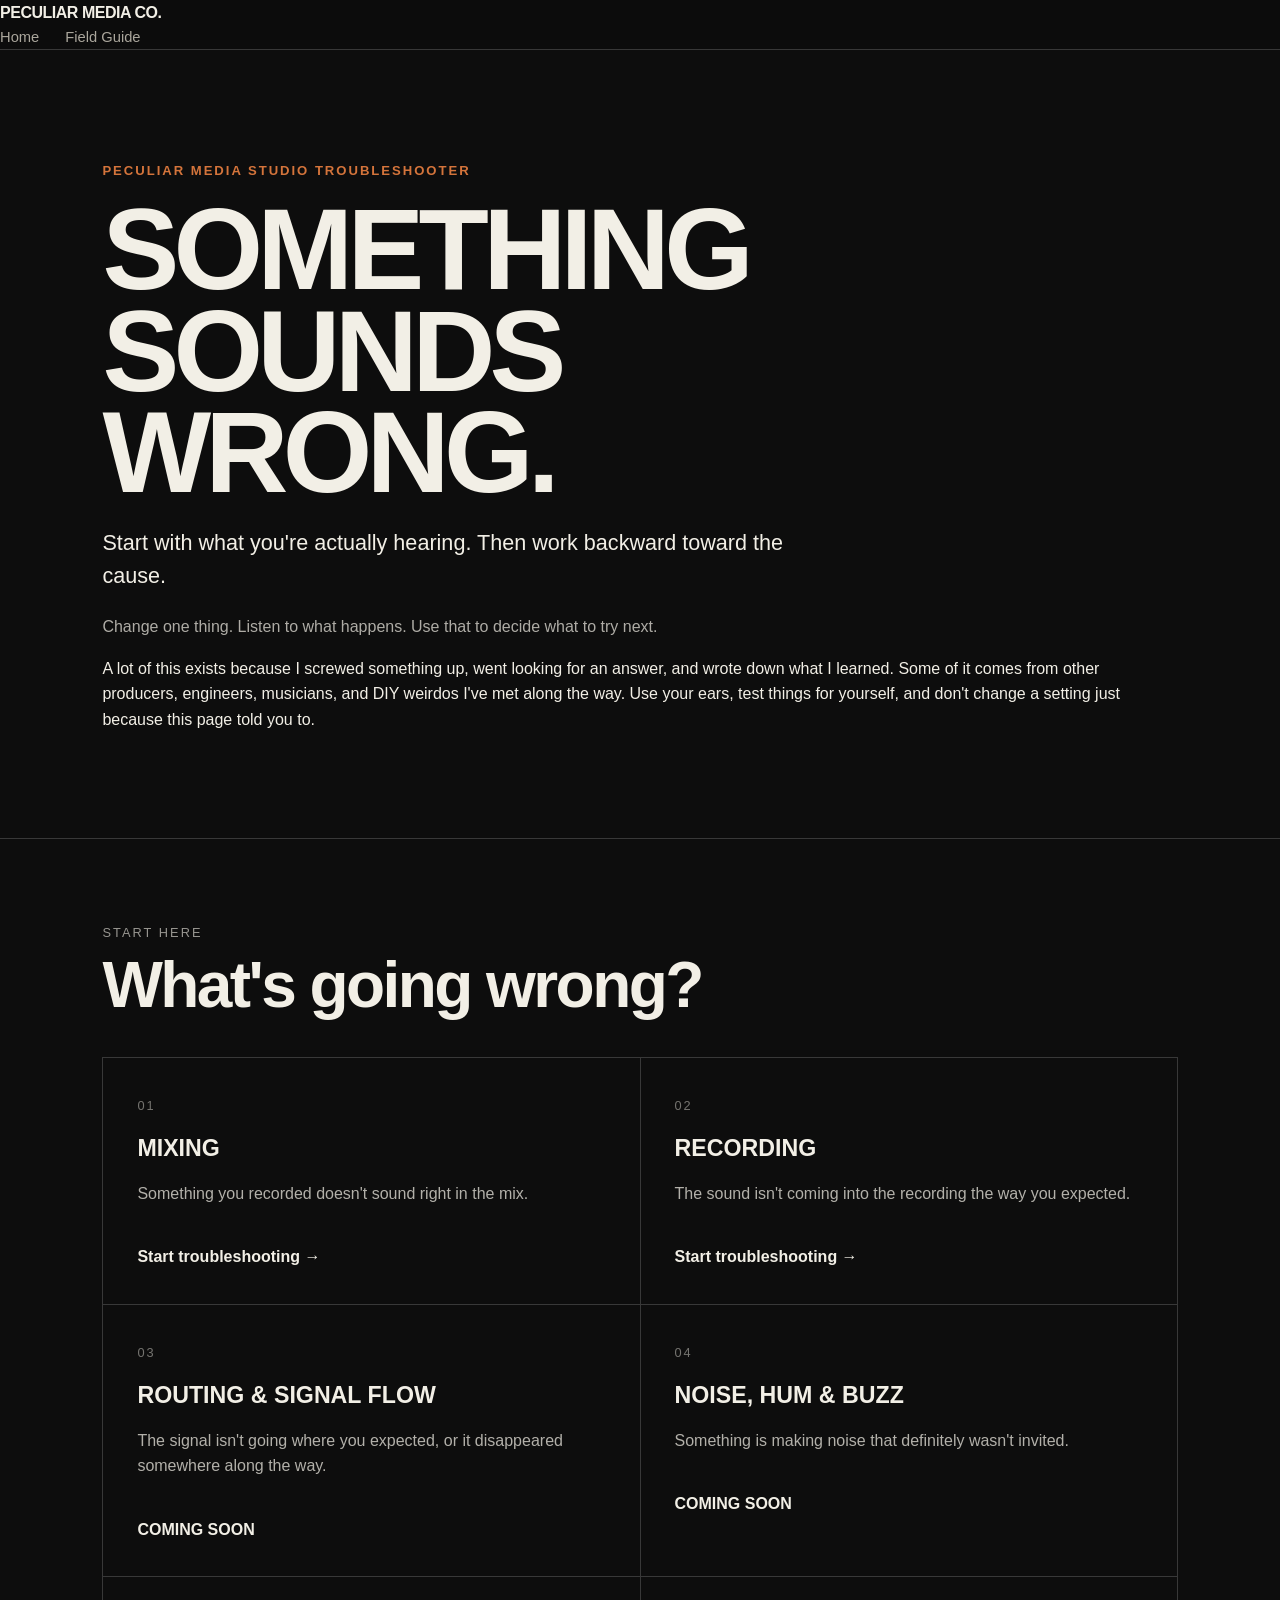
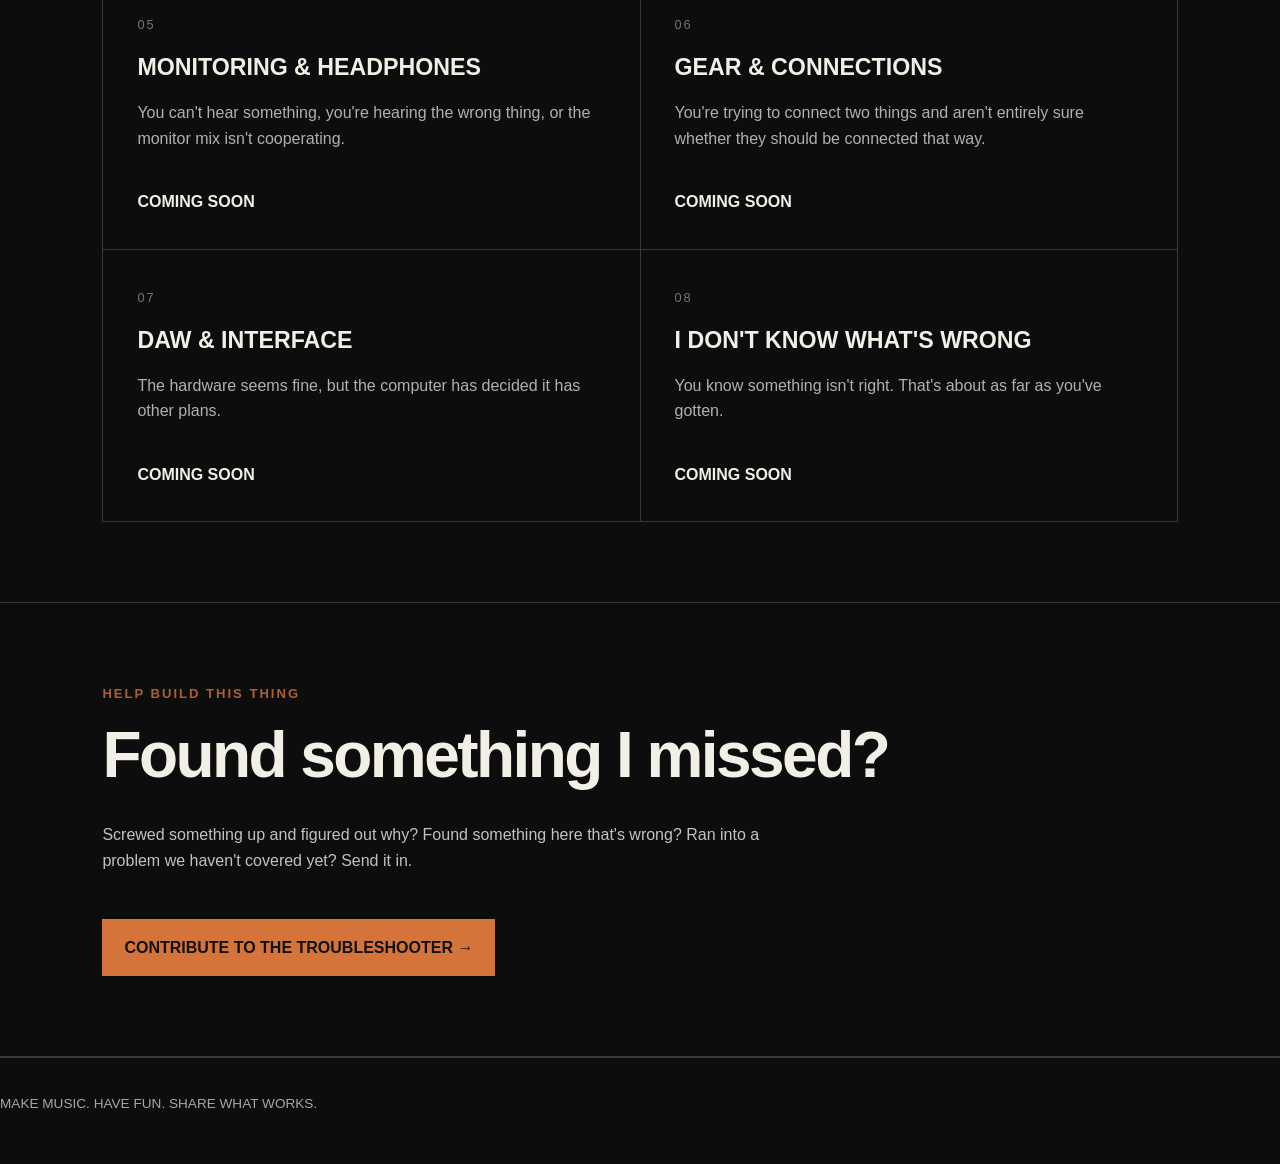
<file: troubleshooter/index.html>
<!DOCTYPE html>
<html lang="en">
<head>

  <!-- Google tag (gtag.js) -->
<script async src="https://www.googletagmanager.com/gtag/js?id=G-Y795NXWRTJ"></script>
<script>
  window.dataLayer = window.dataLayer || [];
  function gtag(){dataLayer.push(arguments);}
  gtag('js', new Date());

  gtag('config', 'G-Y795NXWRTJ');
</script>

  <script type="text/javascript">
    (function(c,l,a,r,i,t,y){
        c[a]=c[a]||function(){(c[a].q=c[a].q||[]).push(arguments)};
        t=l.createElement(r);t.async=1;t.src="https://www.clarity.ms/tag/"+i;
        y=l.getElementsByTagName(r)[0];y.parentNode.insertBefore(t,y);
    })(window, document, "clarity", "script", "z53h6f4f6o");
</script>
  
  <meta charset="UTF-8">
  <meta name="viewport" content="width=device-width, initial-scale=1.0">

  <title>Studio Troubleshooter | Peculiar Media Co.</title>

  <link rel="stylesheet" href="/styles.css">
</head>

<body>

<header class="site-header">
  <a href="/" class="logo">PECULIAR MEDIA CO.</a>

  <nav>
    <a href="/">Home</a>
    <a href="/field-guide/">Field Guide</a>
  </nav>
</header>


<main>

  <section class="troubleshooter-hero">

    <p class="eyebrow">PECULIAR MEDIA STUDIO TROUBLESHOOTER</p>

    <h1>
      SOMETHING<br>
      SOUNDS WRONG.
    </h1>

    <p class="troubleshooter-intro">
  Start with what you're actually hearing. Then work backward toward the cause.
</p>

<p class="troubleshooter-philosophy">
  Change one thing. Listen to what happens. Use that to decide what to try next.
</p>

    <p class="troubleshooter-note">
  A lot of this exists because I screwed something up, went looking for an answer,
  and wrote down what I learned. Some of it comes from other producers, engineers,
  musicians, and DIY weirdos I've met along the way. Use your ears, test things
  for yourself, and don't change a setting just because this page told you to.
</p>

  </section>


  <section class="troubleshooter-start">

    <div class="section-heading">
      <span>START HERE</span>
      <h2>What's going wrong?</h2>
    </div>


    <div class="troubleshooter-grid">

      <a href="#mixing" class="troubleshooter-card">
        <span class="trouble-number">01</span>
        <h3>MIXING</h3>
        <p>
          Something you recorded doesn't sound right in the mix.
        </p>
        <strong>Start troubleshooting →</strong>
      </a>


      <a href="#recording" class="troubleshooter-card">
        <span class="trouble-number">02</span>
        <h3>RECORDING</h3>
        <p>
          The sound isn't coming into the recording the way you expected.
        </p>
        <strong>Start troubleshooting →</strong>
      </a>


      <!-- ROUTING & SIGNAL FLOW -->
<div class="troubleshooter-card">
  <span class="trouble-number">03</span>
  <h3>ROUTING & SIGNAL FLOW</h3>
  <p>The signal isn't going where you expected, or it disappeared somewhere along the way.</p>
  <strong>COMING SOON</strong>
</div>


<!-- NOISE, HUM & BUZZ -->
<div class="troubleshooter-card">
  <span class="trouble-number">04</span>
  <h3>NOISE, HUM & BUZZ</h3>
  <p>Something is making noise that definitely wasn't invited.</p>
  <strong>COMING SOON</strong>
</div>


<!-- MONITORING & HEADPHONES -->
<div class="troubleshooter-card">
  <span class="trouble-number">05</span>
  <h3>MONITORING & HEADPHONES</h3>
  <p>You can't hear something, you're hearing the wrong thing, or the monitor mix isn't cooperating.</p>
  <strong>COMING SOON</strong>
</div>


<!-- GEAR & CONNECTIONS -->
<div class="troubleshooter-card">
  <span class="trouble-number">06</span>
  <h3>GEAR & CONNECTIONS</h3>
  <p>You're trying to connect two things and aren't entirely sure whether they should be connected that way.</p>
  <strong>COMING SOON</strong>
</div>


<!-- DAW & INTERFACE -->
<div class="troubleshooter-card">
  <span class="trouble-number">07</span>
  <h3>DAW & INTERFACE</h3>
  <p>The hardware seems fine, but the computer has decided it has other plans.</p>
  <strong>COMING SOON</strong>
</div>


<!-- I DON'T KNOW WHAT'S WRONG -->
<div class="troubleshooter-card">
  <span class="trouble-number">08</span>
  <h3>I DON'T KNOW WHAT'S WRONG</h3>
  <p>You know something isn't right. That's about as far as you've gotten.</p>
  <strong>COMING SOON</strong>
</div>

    </div>

  </section>


  <section class="troubleshooter-preview" id="mixing" hidden>

  <p class="eyebrow">MIXING</p>

  <h2>What are you working on?</h2>

  <div class="mix-category-grid">

    <button type="button"
            class="trouble-choice"
            data-target="vocals-problems">
      VOCALS
    </button>

    <button type="button"
        class="trouble-choice"
        data-target="drums-problems">
  DRUMS
</button>

    <button type="button"
        class="trouble-choice"
        data-target="guitar-problems">
  GUITAR
</button>

    <button type="button"
        class="trouble-choice"
        data-target="bass-problems">
  BASS
</button>

    <button type="button"
        class="trouble-choice"
        data-target="keys-problems">
  KEYS / SYNTH
</button>

    <button type="button"
        class="trouble-choice"
        data-target="fullmix-problems">
  FULL MIX
</button>

  </div>


  <!-- =====================================================
     VOCALS
     ===================================================== -->

<div class="trouble-step"
     id="vocals-problems"
     hidden>

  <p class="eyebrow">VOCALS</p>

  <h2>What's wrong with the vocal?</h2>

  <div class="mix-category-grid">

    <button type="button"
            class="trouble-choice"
            data-target="vocal-level-problem">
      TOO LOUD SOMETIMES / TOO QUIET SOMETIMES
    </button>

    <button type="button"
            class="trouble-choice"
            data-target="vocal-buried">
      BURIED IN THE MIX
    </button>

    <button type="button"
            class="trouble-choice"
            data-target="vocal-harsh">
      HARSH / HURTS MY EARS
    </button>

    <button type="button"
            class="trouble-choice"
            data-target="vocal-muddy">
      MUDDY / BOXY
    </button>

    <button type="button"
            class="trouble-choice"
            data-target="vocal-thin">
      THIN / WEAK
    </button>

    <button type="button"
            class="trouble-choice"
            data-target="vocal-sibilance">
      TOO MUCH S / SIBILANCE
    </button>

  </div>

</div>



<!-- =====================================================
     VOCAL LEVEL
     ===================================================== -->

<div class="trouble-step"
     id="vocal-level-problem"
     hidden>

  <p class="eyebrow">VOCALS / LEVEL</p>

  <h2>
    What kind of level problem are you hearing?
  </h2>

  <div class="mix-category-grid">

    <button type="button"
            class="trouble-choice"
            data-target="whole-vocal-level">
      THE WHOLE VOCAL IS TOO LOUD OR TOO QUIET
    </button>

    <button type="button"
            class="trouble-choice"
            data-target="changing-vocal-level">
      THE LEVEL CHANGES THROUGHOUT THE SONG
    </button>

    <button type="button"
            class="trouble-choice"
            data-target="word-level-problem">
      INDIVIDUAL WORDS OR PHRASES JUMP OUT OR DISAPPEAR
    </button>

  </div>

</div>


<div class="trouble-step"
     id="whole-vocal-level"
     hidden>

  <p class="eyebrow">TRY THIS FIRST</p>

  <h2>Adjust the vocal level.</h2>

  <p>
    If the vocal is consistently too loud or too quiet,
    start with the simplest fix: change the fader level.
  </p>

  <p>
    Compression is not a substitute for simply putting the vocal
    at the right overall level.
  </p>

  <div class="trouble-tip">
    <strong>Before turning it up:</strong>
    Listen for something else masking the vocal.
    A guitar, keyboard, cymbal, or other element may be able to come down instead.
  </div>

</div>


<div class="trouble-step"
     id="changing-vocal-level"
     hidden>

  <p class="eyebrow">TRY THIS FIRST</p>

  <h2>Try volume automation.</h2>

  <p>
    If entire lines or sections move noticeably forward and backward,
    automation gives you direct control over those changes.
  </p>

  <p>
    Bring louder sections down and quieter sections up.
    Then listen again before adding more processing.
  </p>

  <div class="trouble-tip">
    <strong>Then consider compression:</strong>
    Compression can help control shorter level changes,
    but it doesn't replace a good overall level balance.
  </div>

</div>


<div class="trouble-step"
     id="word-level-problem"
     hidden>

  <p class="eyebrow">TRY THIS FIRST</p>

  <h2>Fix the problem words directly.</h2>

  <p>
    If only a few words or phrases jump out or disappear,
    you may not need to process the entire vocal more heavily.
  </p>

  <p>
    Try clip gain or volume automation on those specific areas.
  </p>

  <div class="trouble-tip">
    <strong>If it happens constantly:</strong>
    Gentle compression may help reduce the difference
    between louder and quieter moments.
  </div>

</div>



<!-- =====================================================
     VOCAL BURIED
     ===================================================== -->

<div class="trouble-step"
     id="vocal-buried"
     hidden>

  <p class="eyebrow">VOCALS / BURIED</p>

  <h2>
    Does the vocal sound loud enough by itself,
    but disappear when the rest of the mix plays?
  </h2>

  <div class="mix-category-grid">

    <button type="button"
            class="trouble-choice"
            data-target="vocal-masking">
      YES — IT DISAPPEARS WHEN THE MIX COMES IN
    </button>

    <button type="button"
            class="trouble-choice"
            data-target="vocal-simply-low">
      NO — IT JUST SEEMS TOO QUIET
    </button>

  </div>

</div>


<div class="trouble-step"
     id="vocal-masking"
     hidden>

  <p class="eyebrow">CHECK FOR MASKING</p>

  <h2>Something else may be competing with the vocal.</h2>

  <p>
    Instead of immediately turning the vocal up,
    listen for instruments occupying a similar range.
  </p>

  <p>
    Guitars, keys, cymbals, and other midrange-heavy sounds
    can make a vocal difficult to hear even when the vocal itself is loud enough.
  </p>

  <div class="trouble-tip">
    <strong>Try:</strong>
    Lower the competing element slightly, change its arrangement or panning,
    or make a small EQ adjustment where the conflict is strongest.
  </div>

</div>


<div class="trouble-step"
     id="vocal-simply-low"
     hidden>

  <p class="eyebrow">START SIMPLE</p>

  <h2>Bring the vocal up.</h2>

  <p>
    If the vocal is simply too quiet,
    moving the fader may be all it needs.
  </p>

  <p>
    Don't add compression, saturation, or EQ just to solve
    a basic level problem.
  </p>

</div>



<!-- =====================================================
     VOCAL HARSH
     ===================================================== -->

<div class="trouble-step"
     id="vocal-harsh"
     hidden>

  <p class="eyebrow">VOCALS / HARSH</p>

  <h2>When does the harshness happen?</h2>

  <div class="mix-category-grid">

    <button type="button"
            class="trouble-choice"
            data-target="vocal-always-harsh">
      MOST OF THE TIME
    </button>

    <button type="button"
            class="trouble-choice"
            data-target="vocal-specific-harsh">
      ONLY ON CERTAIN WORDS OR NOTES
    </button>

    <button type="button"
            class="trouble-choice"
            data-target="vocal-loud-harsh">
      MOSTLY WHEN THE SINGER GETS LOUD
    </button>

  </div>

</div>


<div class="trouble-step"
     id="vocal-always-harsh"
     hidden>

  <p class="eyebrow">FIND THE SOURCE</p>

  <h2>Figure out where the harshness lives.</h2>

  <p>
    Sweep a narrow EQ band temporarily to help identify
    the frequency range that is bothering you.
  </p>

  <p>
    Once you find it, return the EQ to neutral and try a small,
    broad cut rather than leaving a giant surgical notch.
  </p>

  <div class="trouble-tip">
    <strong>Also check:</strong>
    microphone choice, microphone position,
    distortion or clipping, and any processing already making the top end brighter.
  </div>

</div>


<div class="trouble-step"
     id="vocal-specific-harsh"
     hidden>

  <p class="eyebrow">TARGET THE MOMENTS</p>

  <h2>Don't process the entire vocal for a few bad words.</h2>

  <p>
    If the harshness only appears occasionally,
    try automation or dynamic EQ on those specific moments.
  </p>

  <p>
    A permanent EQ cut may make the rest of the vocal unnecessarily dull.
  </p>

</div>


<div class="trouble-step"
     id="vocal-loud-harsh"
     hidden>

  <p class="eyebrow">CHECK THE RECORDING</p>

  <h2>The louder performance may be changing the tone.</h2>

  <p>
    Check whether the microphone, preamp, interface,
    or recorded track is clipping when the singer gets louder.
  </p>

  <p>
    If the recording itself is clean,
    dynamic EQ or automation can help control harsh moments
    without darkening the entire vocal.
  </p>

</div>



<!-- =====================================================
     VOCAL MUDDY / BOXY
     ===================================================== -->

<div class="trouble-step"
     id="vocal-muddy"
     hidden>

  <p class="eyebrow">VOCALS / MUDDY</p>

  <h2>
    Does the vocal sound muddy by itself,
    or only when everything else is playing?
  </h2>

  <div class="mix-category-grid">

    <button type="button"
            class="trouble-choice"
            data-target="vocal-muddy-alone">
      MUDDY BY ITSELF
    </button>

    <button type="button"
            class="trouble-choice"
            data-target="vocal-muddy-mix">
      MOSTLY MUDDY IN THE FULL MIX
    </button>

  </div>

</div>


<div class="trouble-step"
     id="vocal-muddy-alone"
     hidden>

  <p class="eyebrow">CHECK THE SOURCE FIRST</p>

  <h2>Listen for excessive low-mid energy.</h2>

  <p>
    Microphone placement, proximity effect, the room,
    or the microphone itself may be contributing to the problem.
  </p>

  <p>
    If you're still recording, try changing the microphone position
    before reaching for EQ.
  </p>

  <div class="trouble-tip">
    <strong>If you're already mixing:</strong>
    Try a small reduction in the troublesome low-mid area.
    Use your ears rather than automatically cutting a predetermined frequency.
  </div>

</div>


<div class="trouble-step"
     id="vocal-muddy-mix"
     hidden>

  <p class="eyebrow">CHECK THE REST OF THE MIX</p>

  <h2>The vocal may not be the actual problem.</h2>

  <p>
    Guitars, keys, bass, room microphones,
    and effects can accumulate energy in the same area.
  </p>

  <p>
    Bypass or lower competing elements one at a time
    and see whether the vocal suddenly becomes clearer.
  </p>

  <div class="trouble-tip">
    <strong>Don't automatically cut the vocal.</strong>
    Sometimes removing a little from something else
    fixes the problem more naturally.
  </div>

</div>



<!-- =====================================================
     VOCAL THIN
     ===================================================== -->

<div class="trouble-step"
     id="vocal-thin"
     hidden>

  <p class="eyebrow">VOCALS / THIN</p>

  <h2>Are you still able to change the recording?</h2>

  <div class="mix-category-grid">

    <button type="button"
            class="trouble-choice"
            data-target="vocal-thin-recording">
      YES — I'M STILL RECORDING
    </button>

    <button type="button"
            class="trouble-choice"
            data-target="vocal-thin-mixing">
      NO — I'M MIXING WHAT I HAVE
    </button>

  </div>

</div>


<div class="trouble-step"
     id="vocal-thin-recording"
     hidden>

  <p class="eyebrow">FIX IT AT THE SOURCE</p>

  <h2>Try changing the microphone position first.</h2>

  <p>
    Moving closer to many directional microphones can increase low-frequency
    response, while changing distance and angle can significantly alter the tone.
  </p>

  <p>
    Try small position changes and listen before changing equipment
    or adding processing.
  </p>

  <div class="trouble-tip">
    <strong>Also consider:</strong>
    microphone choice, the singer's position,
    and whether a high-pass filter is removing more low end than you intended.
  </div>

</div>


<div class="trouble-step"
     id="vocal-thin-mixing"
     hidden>

  <p class="eyebrow">CHECK WHAT'S MISSING</p>

  <h2>Don't immediately boost a pile of low end.</h2>

  <p>
    First check for aggressive high-pass filtering,
    previous EQ cuts, phase issues with layered vocals,
    or processing that has made the vocal overly bright.
  </p>

  <p>
    If the vocal still needs more body,
    try a gentle tonal adjustment rather than a dramatic boost.
  </p>

  <div class="trouble-tip">
    <strong>Context matters:</strong>
    A vocal that sounds slightly thin by itself
    may sit perfectly once the rest of the arrangement is playing.
  </div>

</div>



<!-- =====================================================
     VOCAL SIBILANCE
     ===================================================== -->

<div class="trouble-step"
     id="vocal-sibilance"
     hidden>

  <p class="eyebrow">VOCALS / SIBILANCE</p>

  <h2>
    Is the problem mostly S, SH, T, or similar consonants?
  </h2>

  <div class="mix-category-grid">

    <button type="button"
            class="trouble-choice"
            data-target="vocal-deess">
      YES — THOSE SOUNDS JUMP OUT
    </button>

    <button type="button"
            class="trouble-choice"
            data-target="vocal-bright-not-sibilant">
      NO — THE WHOLE VOCAL JUST SOUNDS TOO BRIGHT
    </button>

  </div>

</div>


<div class="trouble-step"
     id="vocal-deess"
     hidden>

  <p class="eyebrow">CONTROL THE SIBILANCE</p>

  <h2>Try a de-esser.</h2>

  <p>
    A de-esser reduces the vocal when excessive energy appears
    in the sibilant frequency range.
  </p>

  <p>
    Set it so the distracting consonants become controlled
    without making the singer sound dull or unnatural.
  </p>

  <div class="trouble-tip">
    <strong>For only a few problem words:</strong>
    Manual clip gain or automation may sound more natural
    than processing the entire performance.
  </div>

</div>


<div class="trouble-step"
     id="vocal-bright-not-sibilant"
     hidden>

  <p class="eyebrow">THIS MAY NOT BE SIBILANCE</p>

  <h2>Go back to the harshness branch.</h2>

  <p>
    If the entire vocal sounds bright or painful rather than
    only the consonants jumping out, the issue is probably broader than sibilance.
  </p>

  <p>
    Check microphone tone, EQ, saturation,
    distortion, and the upper-mid or high-frequency balance.
  </p>

</div>

</section>

  <!-- =====================================================
     DRUMS
     ===================================================== -->

<div class="trouble-step"
     id="drums-problems"
     hidden>

  <p class="eyebrow">DRUMS</p>

  <h2>What's wrong with the drums?</h2>

  <div class="mix-category-grid">

    <button type="button"
            class="trouble-choice"
            data-target="drums-kick-weak">
      KICK SOUNDS WEAK / DISAPPEARS
    </button>

    <button type="button"
            class="trouble-choice"
            data-target="drums-snare-weak">
      SNARE SOUNDS WEAK / THIN
    </button>

    <button type="button"
            class="trouble-choice"
            data-target="drums-muddy">
      DRUMS SOUND MUDDY / BOOMY
    </button>

    <button type="button"
            class="trouble-choice"
            data-target="drums-cymbals-harsh">
      CYMBALS ARE HARSH / TOO LOUD
    </button>

    <button type="button"
            class="trouble-choice"
            data-target="drums-lifeless">
      DRUMS SOUND SMALL / LIFELESS
    </button>

    <button type="button"
            class="trouble-choice"
            data-target="drums-dont-fit">
      DRUMS DON'T FEEL LIKE THEY FIT TOGETHER
    </button>

  </div>

</div>

  <!-- =====================================================
     DRUMS / KICK
     ===================================================== -->

<div class="trouble-step"
     id="drums-kick-weak"
     hidden>

  <p class="eyebrow">DRUMS / KICK</p>

  <h2>What seems wrong with the kick?</h2>

  <div class="mix-category-grid">

    <button type="button"
            class="trouble-choice"
            data-target="kick-weak-alone">
      IT SOUNDS WEAK EVEN BY ITSELF
    </button>

    <button type="button"
            class="trouble-choice"
            data-target="kick-disappears-mix">
      IT SOUNDS FINE ALONE BUT DISAPPEARS IN THE MIX
    </button>

    <button type="button"
            class="trouble-choice"
            data-target="kick-multiple-mics">
      I'M USING MORE THAN ONE KICK MIC / SOURCE
    </button>

  </div>

</div>


<div class="trouble-step"
     id="kick-weak-alone"
     hidden>

  <p class="eyebrow">CHECK THE SOURCE</p>

  <h2>Make sure you're starting with the sound you actually want.</h2>

  <p>
    If you're still recording, listen to the drum itself before trying
    to fix everything with EQ or compression.
  </p>

  <p>
    Tuning, damping, the beater, microphone choice, and microphone
    position can all change the kick substantially.
  </p>

  <div class="trouble-tip">
    <strong>Try this:</strong>
    Move the microphone and listen again. Small changes in position can
    change the balance between low-end weight, resonance, and beater attack.
  </div>

</div>


<div class="trouble-step"
     id="kick-disappears-mix"
     hidden>

  <p class="eyebrow">CHECK THE REST OF THE MIX</p>

  <h2>Something may be covering it up.</h2>

  <p>
    If the kick sounds good alone but disappears when everything plays,
    don't assume the kick itself needs more processing.
  </p>

  <p>
    Listen especially to the bass and other low-frequency-heavy parts.
    Try lowering competing elements temporarily and see whether the kick
    becomes easier to hear.
  </p>

  <div class="trouble-tip">
    <strong>Also check:</strong>
    The part of the kick you need to hear may not only be the low end.
    Its attack can also help it remain audible on smaller speakers.
  </div>

</div>


<div class="trouble-step"
     id="kick-multiple-mics"
     hidden>

  <p class="eyebrow">CHECK PHASE / POLARITY</p>

  <h2>Make sure the sources are helping each other.</h2>

  <p>
    Two microphones on the same drum capture the sound at slightly
    different times. When combined, some frequencies can reinforce
    while others cancel.
  </p>

  <p>
    Listen to each source alone, then together. If the combined sound
    suddenly loses weight or punch, investigate the relationship
    between the tracks.
  </p>

  <div class="trouble-tip">
    <strong>Try:</strong>
    Check microphone placement and timing, and compare the result with
    the polarity of one channel reversed. Keep whichever relationship
    actually sounds stronger and more appropriate for the recording.
  </div>

</div>



<!-- =====================================================
     DRUMS / SNARE
     ===================================================== -->

<div class="trouble-step"
     id="drums-snare-weak"
     hidden>

  <p class="eyebrow">DRUMS / SNARE</p>

  <h2>What seems wrong with the snare?</h2>

  <div class="mix-category-grid">

    <button type="button"
            class="trouble-choice"
            data-target="snare-weak-alone">
      IT SOUNDS WEAK / THIN BY ITSELF
    </button>

    <button type="button"
            class="trouble-choice"
            data-target="snare-disappears-mix">
      IT SOUNDS FINE ALONE BUT GETS LOST IN THE MIX
    </button>

    <button type="button"
            class="trouble-choice"
            data-target="snare-top-bottom">
      I'M USING TOP AND BOTTOM SNARE MICS
    </button>

  </div>

</div>


<div class="trouble-step"
     id="snare-weak-alone"
     hidden>

  <p class="eyebrow">CHECK THE SOURCE</p>

  <h2>Start with the drum and microphone.</h2>

  <p>
    If you're still recording, check the tuning, damping, microphone
    position, and the sound of the snare in the room before reaching
    for processing.
  </p>

  <p>
    Moving the microphone changes how much shell, head, attack,
    and surrounding kit it captures.
  </p>

  <div class="trouble-tip">
    <strong>If you're already mixing:</strong>
    Check whether previous EQ, filtering, or other processing has removed
    some of the body or attack you actually need.
  </div>

</div>


<div class="trouble-step"
     id="snare-disappears-mix"
     hidden>

  <p class="eyebrow">CHECK FOR MASKING</p>

  <h2>The snare may be competing with the rest of the arrangement.</h2>

  <p>
    If it works in solo but disappears in context, temporarily lower
    guitars, vocals, cymbals, or other competing elements and listen again.
  </p>

  <p>
    You may find that making room around the snare works better than
    continually making the snare louder or brighter.
  </p>

  <div class="trouble-tip">
    <strong>Use the whole drum sound:</strong>
    Overheads and room microphones may already contain part of the snare
    sound you're trying to create. Listen to them together before treating
    the close mic as if it has to do everything.
  </div>

</div>


<div class="trouble-step"
     id="snare-top-bottom"
     hidden>

  <p class="eyebrow">CHECK PHASE / POLARITY</p>

  <h2>Check how the two snare microphones combine.</h2>

  <p>
    A microphone above the snare and one below it capture opposite
    movements of the drumheads and can interact differently when combined.
  </p>

  <p>
    Listen to the top mic, then the bottom mic, then both together.
    If the combined snare becomes noticeably thinner or loses impact,
    check their relationship.
  </p>

  <div class="trouble-tip">
    <strong>Try:</strong>
    Reverse the polarity of one channel and compare.
    Don't do it automatically just because it's a bottom snare mic —
    listen and keep the setting that produces the result you want.
  </div>

</div>

  <!-- =====================================================
     DRUMS / MUDDY OR BOOMY
     ===================================================== -->

<div class="trouble-step"
     id="drums-muddy"
     hidden>

  <p class="eyebrow">DRUMS / MUDDY OR BOOMY</p>

  <h2>Where does the problem seem to be coming from?</h2>

  <div class="mix-category-grid">

    <button type="button"
            class="trouble-choice"
            data-target="drums-muddy-close">
      MOSTLY THE CLOSE MICS
    </button>

    <button type="button"
            class="trouble-choice"
            data-target="drums-muddy-room">
      MOSTLY THE OVERHEADS / ROOM MICS
    </button>

    <button type="button"
            class="trouble-choice"
            data-target="drums-muddy-together">
      INDIVIDUAL MICS SOUND OK — THE WHOLE KIT GETS MUDDY
    </button>

  </div>

</div>


<div class="trouble-step"
     id="drums-muddy-close"
     hidden>

  <p class="eyebrow">ISOLATE THE SOURCE</p>

  <h2>Find which drum is contributing the buildup.</h2>

  <p>
    Listen to the close mics one at a time and look for excessive
    resonance or low-mid buildup.
  </p>

  <p>
    If you're still recording, tuning, damping, and microphone position
    may solve more than EQ will.
  </p>

  <div class="trouble-tip">
    <strong>If you're already mixing:</strong>
    Reduce only what is actually causing the problem.
    Don't automatically carve low mids out of every drum just because
    the kit sounds muddy.
  </div>

</div>


<div class="trouble-step"
     id="drums-muddy-room"
     hidden>

  <p class="eyebrow">LISTEN TO THE ROOM</p>

  <h2>The microphones may be capturing something you don't want.</h2>

  <p>
    Overheads and room microphones capture much more than individual drums.
    The room itself, cymbals, low-frequency buildup, and microphone placement
    can all affect what you're hearing.
  </p>

  <p>
    Temporarily lower those microphones and listen to what changes.
    If the muddiness clears up, you've isolated part of the problem.
  </p>

  <div class="trouble-tip">
    <strong>Then decide:</strong>
    You may need less of those microphones, different filtering or EQ,
    or a different microphone position if you're still able to record again.
  </div>

</div>


<div class="trouble-step"
     id="drums-muddy-together"
     hidden>

  <p class="eyebrow">CHECK THE COMBINATION</p>

  <h2>The problem may only appear when everything adds together.</h2>

  <p>
    Several drum microphones can each sound fine alone while contributing
    too much of the same frequency range when combined.
  </p>

  <p>
    Build the kit back up one microphone at a time and listen for the point
    where the unwanted buildup appears.
  </p>

  <div class="trouble-tip">
    <strong>Also listen for:</strong>
    Phase relationships between microphones.
    If adding a microphone makes the kit unexpectedly hollow, weak,
    or strange rather than simply fuller, investigate how those signals combine.
  </div>

</div>



<!-- =====================================================
     DRUMS / HARSH CYMBALS
     ===================================================== -->

<div class="trouble-step"
     id="drums-cymbals-harsh"
     hidden>

  <p class="eyebrow">DRUMS / CYMBALS</p>

  <h2>Where are the harsh cymbals coming from?</h2>

  <div class="mix-category-grid">

    <button type="button"
            class="trouble-choice"
            data-target="cymbals-harsh-overheads">
      MOSTLY THE OVERHEADS
    </button>

    <button type="button"
            class="trouble-choice"
            data-target="cymbals-harsh-bleed">
      THEY'RE ALL OVER THE CLOSE MICS TOO
    </button>

    <button type="button"
            class="trouble-choice"
            data-target="cymbals-harsh-recording">
      THEY SOUND HARSH BEFORE I EVEN START MIXING
    </button>

  </div>

</div>


<div class="trouble-step"
     id="cymbals-harsh-overheads"
     hidden>

  <p class="eyebrow">CHECK THE OVERHEAD BALANCE</p>

  <h2>Make sure the overheads aren't simply too loud.</h2>

  <p>
    Before reaching for EQ, lower the overheads and listen again.
    Sometimes the tonal problem is really a balance problem.
  </p>

  <p>
    If the level feels right but particular cymbal frequencies still
    become painful, identify the offending area before making an EQ change.
  </p>

  <div class="trouble-tip">
    <strong>Keep the rest of the kit in mind:</strong>
    Overheads may also be providing important snare, tom, and overall kit sound.
    Don't destroy everything else just to tame the cymbals.
  </div>

</div>


<div class="trouble-step"
     id="cymbals-harsh-bleed"
     hidden>

  <p class="eyebrow">CHECK THE BLEED</p>

  <h2>The cymbals may be reaching you through several microphones.</h2>

  <p>
    Soloing the overheads won't tell the whole story if the snare,
    tom, and other microphones also contain a lot of cymbal bleed.
  </p>

  <p>
    Listen to those microphones together and identify which ones are
    adding the most unwanted cymbal sound.
  </p>

  <div class="trouble-tip">
    <strong>Before aggressively gating or EQing:</strong>
    Remember that bleed is part of a live drum recording.
    The goal isn't necessarily to remove it — it's to keep it from hurting the mix.
  </div>

</div>


<div class="trouble-step"
     id="cymbals-harsh-recording"
     hidden>

  <p class="eyebrow">FIX IT BEFORE THE MIX</p>

  <h2>Change what the microphones are hearing.</h2>

  <p>
    If the cymbals already sound unpleasant in the raw recording,
    consider the cymbals themselves, how they're being played,
    microphone choice, microphone position, and the room.
  </p>

  <p>
    Moving an overhead microphone or changing its angle can alter the
    balance of cymbals and drums before any processing is involved.
  </p>

  <div class="trouble-tip">
    <strong>If you can record again:</strong>
    Try fixing the source or placement before committing yourself
    to repairing the problem with EQ later.
  </div>

</div>



<!-- =====================================================
     DRUMS / SMALL OR LIFELESS
     ===================================================== -->

<div class="trouble-step"
     id="drums-lifeless"
     hidden>

  <p class="eyebrow">DRUMS / SMALL OR LIFELESS</p>

  <h2>What feels like it's missing?</h2>

  <div class="mix-category-grid">

    <button type="button"
            class="trouble-choice"
            data-target="drums-lifeless-room">
      THE KIT HAS NO SENSE OF SPACE
    </button>

    <button type="button"
            class="trouble-choice"
            data-target="drums-lifeless-impact">
      THE HITS DON'T HAVE MUCH IMPACT
    </button>

    <button type="button"
            class="trouble-choice"
            data-target="drums-lifeless-overprocessed">
      IT GOT SMALLER AS I STARTED PROCESSING IT
    </button>

  </div>

</div>


<div class="trouble-step"
     id="drums-lifeless-room"
     hidden>

  <p class="eyebrow">CHECK THE BIG PICTURE</p>

  <h2>Listen beyond the close microphones.</h2>

  <p>
    A kit built almost entirely from close microphones can sound very direct
    but may not contain much sense of the space around the drums.
  </p>

  <p>
    Listen to any overhead or room microphones you recorded and see
    whether bringing some of that information back helps the kit feel larger.
  </p>

  <div class="trouble-tip">
    <strong>If you don't have room microphones:</strong>
    Reverb can create a sense of space, but first decide what kind of
    space the recording actually needs rather than adding it automatically.
  </div>

</div>


<div class="trouble-step"
     id="drums-lifeless-impact"
     hidden>

  <p class="eyebrow">CHECK THE TRANSIENTS</p>

  <h2>Listen to the beginning of each hit.</h2>

  <p>
    The initial attack of a drum contributes heavily to how immediate
    and punchy it feels.
  </p>

  <p>
    Compare the processed track with the raw recording.
    If the drums lost impact after compression or other processing,
    the processing itself may be part of the problem.
  </p>

  <div class="trouble-tip">
    <strong>Try removing something first:</strong>
    Bypass processing one piece at a time.
    If the punch comes back, you've found something worth reconsidering.
  </div>

</div>


<div class="trouble-step"
     id="drums-lifeless-overprocessed"
     hidden>

  <p class="eyebrow">BACK UP</p>

  <h2>Turn some things off.</h2>

  <p>
    Bypass your drum processing and compare it with the raw tracks.
    Then add each processor back one at a time.
  </p>

  <p>
    Compression, EQ, limiting, saturation, gating, and other processing
    can all be useful, but several small changes can also accumulate
    into a drum sound that has less movement than the recording you started with.
  </p>

  <div class="trouble-tip">
    <strong>You don't have to use something because you inserted it.</strong>
    If bypass sounds better, delete it and move on.
  </div>

</div>



<!-- =====================================================
     DRUMS / DON'T FIT TOGETHER
     ===================================================== -->

<div class="trouble-step"
     id="drums-dont-fit"
     hidden>

  <p class="eyebrow">DRUMS / KIT BALANCE</p>

  <h2>What do you mean by “they don't fit together”?</h2>

  <div class="mix-category-grid">

    <button type="button"
            class="trouble-choice"
            data-target="drums-disconnected">
      EVERY DRUM SOUNDS LIKE A SEPARATE THING
    </button>

    <button type="button"
            class="trouble-choice"
            data-target="drums-phase-weird">
      THE KIT SOUNDS HOLLOW / WEIRD WHEN THE MICS PLAY TOGETHER
    </button>

    <button type="button"
            class="trouble-choice"
            data-target="drums-balance-weird">
      ONE OR TWO PARTS OF THE KIT DOMINATE EVERYTHING
    </button>

  </div>

</div>


<div class="trouble-step"
     id="drums-disconnected"
     hidden>

  <p class="eyebrow">LISTEN TO THE KIT</p>

  <h2>Stop mixing every microphone in isolation.</h2>

  <p>
    A drum recording is several microphones describing one instrument.
    A kick mic doesn't necessarily need to sound impressive by itself,
    and neither does a snare or tom mic.
  </p>

  <p>
    Build the drum sound while listening to the microphones together.
    Overheads and room microphones can provide context that close mics
    don't have on their own.
  </p>

  <div class="trouble-tip">
    <strong>Think kit first, microphone second.</strong>
    Solo is useful for finding problems.
    Context is where you decide whether you've actually fixed them.
  </div>

</div>


<div class="trouble-step"
     id="drums-phase-weird"
     hidden>

  <p class="eyebrow">CHECK THE MICROPHONE RELATIONSHIPS</p>

  <h2>Listen for cancellation between microphones.</h2>

  <p>
    Multiple microphones hear the same drum at different times and from
    different positions. When those signals combine, their relationship
    can change the tone substantially.
  </p>

  <p>
    Add microphones one at a time and listen for a point where the kit
    suddenly becomes thinner, hollow, or loses low-frequency weight.
  </p>

  <div class="trouble-tip">
    <strong>Then investigate:</strong>
    microphone placement, timing, and polarity.
    Don't automatically flip switches or line up waveforms —
    compare the results and keep what actually improves the sound.
  </div>

</div>


<div class="trouble-step"
     id="drums-balance-weird"
     hidden>

  <p class="eyebrow">START WITH LEVEL</p>

  <h2>Rebuild the balance before adding more processing.</h2>

  <p>
    If the cymbals, kick, snare, or another part of the kit dominates,
    start by adjusting levels rather than trying to EQ the imbalance away.
  </p>

  <p>
    Bring the microphones down and rebuild the drum balance while
    listening to the entire kit.
  </p>

  <div class="trouble-tip">
    <strong>Remember:</strong>
    The close microphones, overheads, and room microphones all contribute
    to the apparent level of each drum. The fader labeled “SNARE”
    isn't necessarily the only place your snare is coming from.
  </div>

</div>

  <!-- =====================================================
     GUITAR
     ===================================================== -->

<div class="trouble-step"
     id="guitar-problems"
     hidden>

  <p class="eyebrow">GUITAR</p>

  <h2>What's wrong with the guitar?</h2>

  <div class="mix-category-grid">

    <button type="button"
            class="trouble-choice"
            data-target="guitar-harsh">
      TOO BRIGHT / HARSH / FIZZY
    </button>

    <button type="button"
            class="trouble-choice"
            data-target="guitar-muddy">
      MUDDY / WOOLLY
    </button>

    <button type="button"
            class="trouble-choice"
            data-target="guitar-thin">
      THIN / SMALL
    </button>

    <button type="button"
            class="trouble-choice"
            data-target="guitar-buried">
      DISAPPEARS IN THE MIX
    </button>

    <button type="button"
            class="trouble-choice"
            data-target="guitar-too-big">
      TOO BIG / TAKES OVER EVERYTHING
    </button>

    <button type="button"
            class="trouble-choice"
            data-target="guitar-layers">
      MULTIPLE GUITARS DON'T WORK TOGETHER
    </button>

  </div>

</div>


<!-- =====================================================
     GUITAR / HARSH
     ===================================================== -->

<div class="trouble-step"
     id="guitar-harsh"
     hidden>

  <p class="eyebrow">GUITAR / HARSH</p>

  <h2>When does it sound harsh?</h2>

  <div class="mix-category-grid">

    <button type="button"
            class="trouble-choice"
            data-target="guitar-harsh-alone">
      IT'S HARSH EVEN BY ITSELF
    </button>

    <button type="button"
            class="trouble-choice"
            data-target="guitar-harsh-mix">
      MOSTLY WHEN THE FULL MIX PLAYS
    </button>

    <button type="button"
            class="trouble-choice"
            data-target="guitar-harsh-distortion">
      THE DISTORTION / FUZZ SOUNDS FIZZY
    </button>

  </div>

</div>


<div class="trouble-step"
     id="guitar-harsh-alone"
     hidden>

  <p class="eyebrow">CHECK THE SOURCE</p>

  <h2>Figure out whether the harshness is already in the recording.</h2>

  <p>
    Bypass any processing you've added and listen to the raw guitar.
    If the unpleasant tone is already there, start farther upstream.
  </p>

  <p>
    If you're still recording, listen to the amp or instrument itself.
    Then check microphone position, microphone choice, amp settings,
    pedals, and anything else affecting the sound before it reaches the DAW.
  </p>

  <div class="trouble-tip">
    <strong>If you're already mixing:</strong>
    Find the area that's bothering you and make the smallest useful adjustment.
    Don't automatically remove all the high end just because the guitar sounds bright.
  </div>

</div>


<div class="trouble-step"
     id="guitar-harsh-mix"
     hidden>

  <p class="eyebrow">CHECK THE MIX</p>

  <h2>The guitar may not be harsh by itself.</h2>

  <p>
    Several bright sounds playing together can make the whole mix uncomfortable
    even when none of them seems especially harsh in solo.
  </p>

  <p>
    Temporarily lower or mute other guitars, cymbals, keys, or bright effects
    and listen for what actually changes.
  </p>

  <div class="trouble-tip">
    <strong>Don't fix everything in solo.</strong>
    Identify which combination creates the problem before deciding
    which sound needs to change.
  </div>

</div>


<div class="trouble-step"
     id="guitar-harsh-distortion"
     hidden>

  <p class="eyebrow">CHECK THE DISTORTION</p>

  <h2>Listen to where the fizz is actually coming from.</h2>

  <p>
    Distortion changes the harmonic content of the guitar,
    so the problem may be part of the tone itself rather than something
    created later in the mix.
  </p>

  <p>
    If you can still change the source, compare different gain,
    amp, pedal, cabinet, or microphone settings before trying to repair it later.
  </p>

  <div class="trouble-tip">
    <strong>If you're stuck with the recording:</strong>
    Compare the raw and processed guitar and identify the objectionable area
    by ear. A small tonal adjustment may be enough.
  </div>

</div>


<!-- =====================================================
     GUITAR / MUDDY
     ===================================================== -->

<div class="trouble-step"
     id="guitar-muddy"
     hidden>

  <p class="eyebrow">GUITAR / MUDDY</p>

  <h2>Is the guitar muddy alone, or only in the mix?</h2>

  <div class="mix-category-grid">

    <button type="button"
            class="trouble-choice"
            data-target="guitar-muddy-alone">
      MUDDY BY ITSELF
    </button>

    <button type="button"
            class="trouble-choice"
            data-target="guitar-muddy-mix">
      MOSTLY MUDDY IN THE FULL MIX
    </button>

  </div>

</div>


<div class="trouble-step"
     id="guitar-muddy-alone"
     hidden>

  <p class="eyebrow">CHECK THE SOURCE</p>

  <h2>Find out where the excess weight is coming from.</h2>

  <p>
    If you're still recording, check the instrument, amp settings,
    microphone placement, cabinet, room, and effects before reaching for EQ.
  </p>

  <p>
    If you're already mixing, bypass your processing and make sure
    you haven't created the problem yourself.
  </p>

  <div class="trouble-tip">
    <strong>Then:</strong>
    If the recording still contains more low or low-mid energy than you need,
    reduce the problem area by ear rather than automatically using
    a predetermined guitar EQ curve.
  </div>

</div>


<div class="trouble-step"
     id="guitar-muddy-mix"
     hidden>

  <p class="eyebrow">LOOK AROUND THE GUITAR</p>

  <h2>The buildup may belong to the arrangement.</h2>

  <p>
    Bass, additional guitars, keyboards, vocals, reverbs,
    and other instruments can accumulate energy in similar ranges.
  </p>

  <p>
    Mute or lower elements one at a time and listen for when
    the mix becomes clearer.
  </p>

  <div class="trouble-tip">
    <strong>Ask before cutting:</strong>
    Does the guitar actually need less of something,
    or is another part occupying space it doesn't need?
  </div>

</div>


<!-- =====================================================
     GUITAR / THIN
     ===================================================== -->

<div class="trouble-step"
     id="guitar-thin"
     hidden>

  <p class="eyebrow">GUITAR / THIN</p>

  <h2>Where did the size go?</h2>

  <div class="mix-category-grid">

    <button type="button"
            class="trouble-choice"
            data-target="guitar-thin-recording">
      THE RAW RECORDING ALREADY SOUNDS THIN
    </button>

    <button type="button"
            class="trouble-choice"
            data-target="guitar-thin-processing">
      IT GOT THINNER WHILE I WAS MIXING
    </button>

    <button type="button"
            class="trouble-choice"
            data-target="guitar-thin-combined">
      MULTIPLE MICS / TRACKS SOUND THINNER TOGETHER
    </button>

  </div>

</div>


<div class="trouble-step"
     id="guitar-thin-recording"
     hidden>

  <p class="eyebrow">START UPSTREAM</p>

  <h2>Check the sound before trying to manufacture body with EQ.</h2>

  <p>
    If you're able to record again, listen to the instrument or amplifier
    in the room and compare that with what the microphone is capturing.
  </p>

  <p>
    Microphone position, microphone choice, amp settings,
    and the source itself can all change the apparent weight of the guitar.
  </p>

  <div class="trouble-tip">
    <strong>Move something and listen again.</strong>
    A recording problem is often easier to solve before it becomes a mixing problem.
  </div>

</div>


<div class="trouble-step"
     id="guitar-thin-processing"
     hidden>

  <p class="eyebrow">BACK UP</p>

  <h2>Compare your mix to the raw track.</h2>

  <p>
    Bypass EQ, filtering, compression, saturation,
    and other processing one piece at a time.
  </p>

  <p>
    If the body returns when something is bypassed,
    reconsider whether that processor or setting is helping.
  </p>

  <div class="trouble-tip">
    <strong>Especially check filters and EQ cuts.</strong>
    It's easy to remove useful information while trying to “clean up” a guitar.
  </div>

</div>


<div class="trouble-step"
     id="guitar-thin-combined"
     hidden>

  <p class="eyebrow">CHECK THE RELATIONSHIP</p>

  <h2>Two good sounds don't always make a bigger sound.</h2>

  <p>
    If multiple microphones or recordings of the same performance
    sound full individually but thinner when combined,
    investigate their timing and phase relationship.
  </p>

  <div class="trouble-tip">
    <strong>Try:</strong>
    Listen to each source alone and together.
    Change polarity where appropriate and compare.
    If you can still record, microphone placement may give you
    a better relationship at the source.
  </div>

</div>


<!-- =====================================================
     GUITAR / BURIED
     ===================================================== -->

<div class="trouble-step"
     id="guitar-buried"
     hidden>

  <p class="eyebrow">GUITAR / BURIED</p>

  <h2>Does it disappear only when everything else plays?</h2>

  <div class="mix-category-grid">

    <button type="button"
            class="trouble-choice"
            data-target="guitar-buried-masking">
      YES — IT SOUNDS FINE ALONE
    </button>

    <button type="button"
            class="trouble-choice"
            data-target="guitar-buried-level">
      NO — IT JUST SEEMS TOO QUIET
    </button>

  </div>

</div>


<div class="trouble-step"
     id="guitar-buried-masking"
     hidden>

  <p class="eyebrow">CHECK FOR MASKING</p>

  <h2>Find out what appears when the guitar disappears.</h2>

  <p>
    Instead of immediately making the guitar louder,
    mute or lower likely competitors one at a time.
  </p>

  <p>
    Another guitar, keyboard, vocal, cymbal wash,
    or even effects may be occupying similar space.
  </p>

  <div class="trouble-tip">
    <strong>Arrangement counts too.</strong>
    If several instruments are playing dense parts in similar registers,
    the cleanest solution may be changing what one of them plays.
  </div>

</div>


<div class="trouble-step"
     id="guitar-buried-level"
     hidden>

  <p class="eyebrow">START SIMPLE</p>

  <h2>Turn the guitar up.</h2>

  <p>
    If it is simply too quiet, fix the level first.
    You don't need an EQ trick to solve a fader problem.
  </p>

  <div class="trouble-tip">
    <strong>Then listen again.</strong>
    If raising it creates a different problem,
    you've learned something useful about what it's competing with.
  </div>

</div>


<!-- =====================================================
     GUITAR / TOO BIG
     ===================================================== -->

<div class="trouble-step"
     id="guitar-too-big"
     hidden>

  <p class="eyebrow">GUITAR / TOO BIG</p>

  <h2>What's taking over?</h2>

  <div class="mix-category-grid">

    <button type="button"
            class="trouble-choice"
            data-target="guitar-too-big-level">
      THE GUITAR IS JUST TOO LOUD
    </button>

    <button type="button"
            class="trouble-choice"
            data-target="guitar-too-big-spectrum">
      IT SEEMS TO COVER EVERYTHING EVEN WHEN I TURN IT DOWN
    </button>

    <button type="button"
            class="trouble-choice"
            data-target="guitar-too-big-effects">
      REVERB / DELAY / EFFECTS ARE EVERYWHERE
    </button>

  </div>

</div>


<div class="trouble-step"
     id="guitar-too-big-level"
     hidden>

  <p class="eyebrow">START WITH LEVEL</p>

  <h2>Turn it down.</h2>

  <p>
    It sounds obvious because it is.
    If the guitar is simply dominating the balance,
    lower it before trying to reshape it with processing.
  </p>

</div>


<div class="trouble-step"
     id="guitar-too-big-spectrum"
     hidden>

  <p class="eyebrow">FIND THE CONFLICT</p>

  <h2>The guitar may be occupying more space than the arrangement needs.</h2>

  <p>
    Listen for where it competes with the vocal, bass,
    other guitars, keys, or drums.
  </p>

  <p>
    Then decide whether the answer belongs in level,
    arrangement, panning, or tone.
  </p>

  <div class="trouble-tip">
    <strong>Don't automatically scoop the guitar.</strong>
    First figure out what you're trying to make room for.
  </div>

</div>


<div class="trouble-step"
     id="guitar-too-big-effects"
     hidden>

  <p class="eyebrow">CHECK THE EFFECTS</p>

  <h2>The guitar may not be what's taking up all that space.</h2>

  <p>
    Reverb and delay create additional sound around the original guitar.
    Temporarily mute the effects and listen again.
  </p>

  <p>
    If the mix suddenly opens up, rebuild the effects balance
    from less rather than trying to EQ your way out of too much ambience.
  </p>

</div>


<!-- =====================================================
     GUITAR / MULTIPLE GUITARS
     ===================================================== -->

<div class="trouble-step"
     id="guitar-layers"
     hidden>

  <p class="eyebrow">GUITAR / MULTIPLE PARTS</p>

  <h2>What's happening when the guitars play together?</h2>

  <div class="mix-category-grid">

    <button type="button"
            class="trouble-choice"
            data-target="guitar-layers-same">
      THEY ALL SOUND TOO SIMILAR
    </button>

    <button type="button"
            class="trouble-choice"
            data-target="guitar-layers-clutter">
      THE PARTS TURN INTO A WALL OF SOUND
    </button>

    <button type="button"
            class="trouble-choice"
            data-target="guitar-layers-thin">
      THEY GET THINNER / WEIRDER TOGETHER
    </button>

  </div>

</div>


<div class="trouble-step"
     id="guitar-layers-same"
     hidden>

  <p class="eyebrow">CREATE CONTRAST</p>

  <h2>Don't ask EQ to create differences that aren't there.</h2>

  <p>
    If you're still arranging or recording,
    try changing the part, register, chord voicing, instrument,
    pickup, amp sound, or playing style.
  </p>

  <p>
    Two genuinely different parts are usually easier to separate
    than two nearly identical parts that have been heavily processed afterward.
  </p>

</div>


<div class="trouble-step"
     id="guitar-layers-clutter"
     hidden>

  <p class="eyebrow">CHECK THE ARRANGEMENT</p>

  <h2>Ask whether every guitar needs to be playing that much.</h2>

  <p>
    Mute one guitar at a time.
    If the song gets clearer without losing anything important,
    you may have found the simplest solution.
  </p>

  <div class="trouble-tip">
    <strong>Try subtraction before separation.</strong>
    Fewer notes, different registers, different rhythms,
    or fewer simultaneous parts may solve the problem before EQ or panning does.
  </div>

</div>


<div class="trouble-step"
     id="guitar-layers-thin"
     hidden>

  <p class="eyebrow">CHECK PHASE / TIMING</p>

  <h2>Figure out whether these are separate performances or the same source.</h2>

  <p>
    If multiple microphones captured the same performance,
    their timing and phase relationship can change the tone when combined.
  </p>

  <p>
    If they are separate performances, small timing and tuning differences
    are normal and may be part of the sound rather than something that needs fixing.
  </p>

  <div class="trouble-tip">
    <strong>Listen before correcting.</strong>
    Don't automatically align every waveform or edit every difference away.
    First decide whether the combined sound is actually a problem.
  </div>

</div>

  <!-- =====================================================
     BASS
     ===================================================== -->

<div class="trouble-step"
     id="bass-problems"
     hidden>

  <p class="eyebrow">BASS</p>

  <h2>What's wrong with the bass?</h2>

  <div class="mix-category-grid">

    <button type="button"
            class="trouble-choice"
            data-target="bass-cant-hear">
      CAN'T HEAR THE BASS
    </button>

    <button type="button"
            class="trouble-choice"
            data-target="bass-boomy">
      TOO BOOMY / TOO MUCH LOW END
    </button>

    <button type="button"
            class="trouble-choice"
            data-target="bass-muddy">
      MUDDY / NO DEFINITION
    </button>

    <button type="button"
            class="trouble-choice"
            data-target="bass-inconsistent">
      SOME NOTES JUMP OUT / OTHERS DISAPPEAR
    </button>

    <button type="button"
            class="trouble-choice"
            data-target="bass-kick">
      BASS AND KICK ARE FIGHTING
    </button>

    <button type="button"
            class="trouble-choice"
            data-target="bass-di-amp">
      DI / AMP TRACKS SOUND WEIRD TOGETHER
    </button>

  </div>

</div>


<!-- =====================================================
     BASS / CAN'T HEAR IT
     ===================================================== -->

<div class="trouble-step"
     id="bass-cant-hear"
     hidden>

  <p class="eyebrow">BASS / CAN'T HEAR IT</p>

  <h2>When does the bass disappear?</h2>

  <div class="mix-category-grid">

    <button type="button"
            class="trouble-choice"
            data-target="bass-cant-hear-anywhere">
      I CAN BARELY HEAR IT ANYWHERE
    </button>

    <button type="button"
            class="trouble-choice"
            data-target="bass-cant-hear-mix">
      IT SOUNDS FINE ALONE BUT DISAPPEARS IN THE MIX
    </button>

    <button type="button"
            class="trouble-choice"
            data-target="bass-cant-hear-small">
      I HEAR IT ON BIG SPEAKERS BUT NOT SMALL ONES
    </button>

    <button type="button"
            class="trouble-choice"
            data-target="bass-cant-hear-boomy">
      TURNING IT UP JUST MAKES THE MIX BOOMY
    </button>

  </div>

</div>


<div class="trouble-step"
     id="bass-cant-hear-anywhere"
     hidden>

  <p class="eyebrow">START SIMPLE</p>

  <h2>Make sure this is actually a level problem.</h2>

  <p>
    Bring the bass up and listen again before adding processing.
    If it simply needed more level, you've solved the problem.
  </p>

  <p>
    If increasing the level creates boominess, masking, or some other
    problem before the bass becomes clear, you've learned that level
    alone probably isn't the whole issue.
  </p>

  <div class="trouble-tip">
    <strong>Also check the source:</strong>
    Make sure the recorded bass actually contains the character
    and definition you're expecting to hear.
  </div>

</div>


<div class="trouble-step"
     id="bass-cant-hear-mix"
     hidden>

  <p class="eyebrow">CHECK FOR MASKING</p>

  <h2>Find out what makes the bass disappear.</h2>

  <p>
    Bring the rest of the mix back in one section at a time,
    or temporarily lower likely competitors.
  </p>

  <p>
    Kick, guitars, keyboards, and other low or low-mid-heavy sounds
    can make the bass harder to distinguish even when its level
    seems reasonable.
  </p>

  <div class="trouble-tip">
    <strong>Don't immediately boost the bass.</strong>
    First figure out what appeared at the same time the bass disappeared.
  </div>

</div>


<div class="trouble-step"
     id="bass-cant-hear-small"
     hidden>

  <p class="eyebrow">CHECK TRANSLATION</p>

  <h2>What part of the bass sound survives on the smaller speaker?</h2>

  <p>
    Small playback systems may reproduce less of the deepest bass
    than larger speakers or headphones.
  </p>

  <p>
    Listen to whether the recording contains enough upper harmonic,
    attack, or midrange information to make the bass recognizable
    when the deepest part of the sound isn't reproduced as strongly.
  </p>

  <div class="trouble-tip">
    <strong>Don't just add more sub-bass.</strong>
    If the playback system can't reproduce that information well,
    adding more of it may not solve the problem you're hearing.
  </div>

</div>


<div class="trouble-step"
     id="bass-cant-hear-boomy"
     hidden>

  <p class="eyebrow">LEVEL ISN'T THE WHOLE PROBLEM</p>

  <h2>Good. Turning it up taught you something.</h2>

  <p>
    If the mix gets heavier or muddier but the bass still isn't easier
    to follow, the part you need to hear may not be the part you're
    making louder.
  </p>

  <p>
    Listen for what gives the bass its definition — attack,
    harmonic content, note clarity, or other information above
    the deepest low frequencies.
  </p>

  <div class="trouble-tip">
    <strong>Now investigate:</strong>
    the source tone, competing instruments, and the balance of
    low-frequency weight versus definition.
  </div>

</div>


<!-- =====================================================
     BASS / BOOMY
     ===================================================== -->

<div class="trouble-step"
     id="bass-boomy"
     hidden>

  <p class="eyebrow">BASS / TOO MUCH LOW END</p>

  <h2>Where do you hear the boominess?</h2>

  <div class="mix-category-grid">

    <button type="button"
            class="trouble-choice"
            data-target="bass-boomy-everywhere">
      ON PRETTY MUCH EVERYTHING I LISTEN ON
    </button>

    <button type="button"
            class="trouble-choice"
            data-target="bass-boomy-room">
      MOSTLY IN MY MIXING ROOM
    </button>

    <button type="button"
            class="trouble-choice"
            data-target="bass-boomy-notes">
      ONLY CERTAIN NOTES GET HUGE
    </button>

  </div>

</div>


<div class="trouble-step"
     id="bass-boomy-everywhere"
     hidden>

  <p class="eyebrow">CHECK THE SOURCE AND BALANCE</p>

  <h2>Find out whether the bass itself contains too much low end.</h2>

  <p>
    Listen to the raw track and compare it with your processed version.
    If the boominess was already there, look at the source.
    If it appeared later, inspect what you added.
  </p>

  <p>
    Also lower the bass temporarily. A tonal problem can sometimes
    simply be a level problem.
  </p>

  <div class="trouble-tip">
    <strong>Then make the smallest useful change.</strong>
    Don't remove the foundation of the bass while trying to control
    one part of its sound.
  </div>

</div>


<div class="trouble-step"
     id="bass-boomy-room"
     hidden>

  <p class="eyebrow">QUESTION THE ROOM</p>

  <h2>Make sure you're not fixing your monitoring instead of your mix.</h2>

  <p>
    Low frequencies interact strongly with rooms and listening position.
    If the bass sounds excessive where you mix but reasonable elsewhere,
    your room or monitoring position may be influencing what you're hearing.
  </p>

  <p>
    Compare the mix on headphones and other playback systems,
    and move around your room while listening.
  </p>

  <div class="trouble-tip">
    <strong>If the bass changes dramatically as you move:</strong>
    treat that as evidence that the room is part of the problem
    before making large changes to the mix.
  </div>

</div>


<div class="trouble-step"
     id="bass-boomy-notes"
     hidden>

  <p class="eyebrow">DON'T FIX THE WHOLE TRACK YET</p>

  <h2>Find out why only certain notes are jumping out.</h2>

  <p>
    Compare the loud notes with the surrounding notes.
    The cause could be the performance, the instrument,
    the recording, processing, or what your room is emphasizing.
  </p>

  <p>
    Listen on another playback system before assuming the problem
    exists in the recording itself.
  </p>

  <div class="trouble-tip">
    <strong>If the problem really is in the track:</strong>
    targeted automation or dynamic control may be more appropriate
    than changing the tone of every note.
  </div>

</div>


<!-- =====================================================
     BASS / MUDDY
     ===================================================== -->

<div class="trouble-step"
     id="bass-muddy"
     hidden>

  <p class="eyebrow">BASS / MUDDY</p>

  <h2>Is the bass unclear by itself or only in context?</h2>

  <div class="mix-category-grid">

    <button type="button"
            class="trouble-choice"
            data-target="bass-muddy-alone">
      MUDDY BY ITSELF
    </button>

    <button type="button"
            class="trouble-choice"
            data-target="bass-muddy-mix">
      MOSTLY MUDDY IN THE FULL MIX
    </button>

  </div>

</div>


<div class="trouble-step"
     id="bass-muddy-alone"
     hidden>

  <p class="eyebrow">CHECK THE SOURCE</p>

  <h2>Listen for what is obscuring the notes.</h2>

  <p>
    If you're still recording, check the instrument,
    playing technique, pickup or DI signal, amp tone,
    microphone placement, and effects.
  </p>

  <p>
    If you're already mixing, bypass processing and compare
    it with the raw track.
  </p>

  <div class="trouble-tip">
    <strong>Don't automatically scoop the mids.</strong>
    Some of the information that makes the bass understandable
    may live there too.
  </div>

</div>


<div class="trouble-step"
     id="bass-muddy-mix"
     hidden>

  <p class="eyebrow">CHECK THE ARRANGEMENT</p>

  <h2>See what else is occupying the same space.</h2>

  <p>
    Lower guitars, keys, kick, effects, or other dense elements
    one at a time and listen for when the bass becomes clearer.
  </p>

  <div class="trouble-tip">
    <strong>Ask:</strong>
    Does the bass need less of something,
    or does another instrument need to leave it more room?
  </div>

</div>


<!-- =====================================================
     BASS / INCONSISTENT NOTES
     ===================================================== -->

<div class="trouble-step"
     id="bass-inconsistent"
     hidden>

  <p class="eyebrow">BASS / INCONSISTENT NOTES</p>

  <h2>What kind of inconsistency are you hearing?</h2>

  <div class="mix-category-grid">

    <button type="button"
            class="trouble-choice"
            data-target="bass-inconsistent-performance">
      SOME NOTES WERE PLAYED MUCH HARDER / SOFTER
    </button>

    <button type="button"
            class="trouble-choice"
            data-target="bass-inconsistent-pitch">
      CERTAIN PITCHES ALWAYS JUMP OUT
    </button>

    <button type="button"
            class="trouble-choice"
            data-target="bass-inconsistent-processing">
      IT GOT WORSE AFTER PROCESSING
    </button>

  </div>

</div>


<div class="trouble-step"
     id="bass-inconsistent-performance"
     hidden>

  <p class="eyebrow">CHECK THE PERFORMANCE</p>

  <h2>You may not need to change the entire bass sound.</h2>

  <p>
    If only a few notes are too loud or too quiet,
    clip gain or volume automation can address those notes directly.
  </p>

  <p>
    Compression can also reduce dynamic variation,
    but first decide whether the problem is occasional
    or happening throughout the performance.
  </p>

  <div class="trouble-tip">
    <strong>A few bad notes don't necessarily require
    processing every note.</strong>
  </div>

</div>


<div class="trouble-step"
     id="bass-inconsistent-pitch"
     hidden>

  <p class="eyebrow">CHECK WHERE IT HAPPENS</p>

  <h2>Does the same thing happen outside your mixing room?</h2>

  <p>
    If certain notes consistently become much louder or quieter,
    compare them on headphones and other playback systems.
  </p>

  <p>
    If the problem changes dramatically with your listening position,
    the room may be contributing.
  </p>

  <div class="trouble-tip">
    <strong>If it follows the recording everywhere:</strong>
    investigate the instrument, performance, resonance,
    and whether targeted dynamic control would help.
  </div>

</div>


<div class="trouble-step"
     id="bass-inconsistent-processing"
     hidden>

  <p class="eyebrow">BACK UP</p>

  <h2>Find the point where the balance changed.</h2>

  <p>
    Bypass your processing one piece at a time.
    Pay attention to compression, saturation, EQ,
    and anything else that responds differently to different notes.
  </p>

  <div class="trouble-tip">
    <strong>If bypass fixes it, you've found your next question.</strong>
    You don't need another processor yet.
  </div>

</div>


<!-- =====================================================
     BASS / KICK
     ===================================================== -->

<div class="trouble-step"
     id="bass-kick"
     hidden>

  <p class="eyebrow">BASS / KICK</p>

  <h2>How are the bass and kick fighting?</h2>

  <div class="mix-category-grid">

    <button type="button"
            class="trouble-choice"
            data-target="bass-kick-boom">
      TOGETHER THEY CREATE WAY TOO MUCH LOW END
    </button>

    <button type="button"
            class="trouble-choice"
            data-target="bass-kick-kick-lost">
      THE KICK DISAPPEARS WHEN THE BASS COMES IN
    </button>

    <button type="button"
            class="trouble-choice"
            data-target="bass-kick-bass-lost">
      THE BASS DISAPPEARS AROUND THE KICK
    </button>

    <button type="button"
            class="trouble-choice"
            data-target="bass-kick-unclear">
      I CAN HEAR LOW END, BUT CAN'T TELL THEM APART
    </button>

  </div>

</div>


<div class="trouble-step"
     id="bass-kick-boom"
     hidden>

  <p class="eyebrow">CHECK THE COMBINATION</p>

  <h2>Find out what each source is contributing.</h2>

  <p>
    Listen to the kick alone, bass alone, and then both together.
    Lower one at a time and pay attention to which change
    actually clears the buildup.
  </p>

  <p>
    You may need a different balance or tonal relationship,
    but first identify which source is contributing what.
  </p>

  <div class="trouble-tip">
    <strong>Don't automatically cut both.</strong>
    Decide what job you want each one to do first.
  </div>

</div>


<div class="trouble-step"
     id="bass-kick-kick-lost"
     hidden>

  <p class="eyebrow">FIND WHAT IDENTIFIES THE KICK</p>

  <h2>The kick doesn't have to win only with sub-bass.</h2>

  <p>
    Listen to the kick's attack and character as well as its low end.
    Then compare what the bass is occupying at the same moment.
  </p>

  <p>
    Level, arrangement, tone, EQ, and dynamic control
    can all change the relationship.
  </p>

  <div class="trouble-tip">
    <strong>Sidechain compression is an option, not step one.</strong>
    First understand what is actually disappearing and why.
  </div>

</div>


<div class="trouble-step"
     id="bass-kick-bass-lost"
     hidden>

  <p class="eyebrow">LISTEN BETWEEN THE HITS</p>

  <h2>Figure out whether this is level, masking, or dynamics.</h2>

  <p>
    Listen to the bass immediately before, during,
    and after a kick hit.
  </p>

  <p>
    If it only becomes difficult to hear during the kick,
    you've narrowed the problem considerably.
    Now compare their levels and tonal overlap before adding processing.
  </p>

  <div class="trouble-tip">
    <strong>Preserve the groove.</strong>
    The goal isn't necessarily to make both equally obvious
    at every instant.
  </div>

</div>


<div class="trouble-step"
     id="bass-kick-unclear"
     hidden>

  <p class="eyebrow">GIVE THEM DIFFERENT JOBS</p>

  <h2>Decide what you want to recognize about each sound.</h2>

  <p>
    If the low end is powerful but everything blends into one undefined mass,
    listen for the characteristics that distinguish the kick from the bass.
  </p>

  <p>
    That distinction can come from arrangement, envelope,
    attack, harmonic content, level, or tone — not only EQ.
  </p>

  <div class="trouble-tip">
    <strong>Make a decision before making a move.</strong>
    Which one should provide the deepest weight?
    Which one should provide more note or attack definition?
    There isn't one correct answer.
  </div>

</div>


<!-- =====================================================
     BASS / DI + AMP
     ===================================================== -->

<div class="trouble-step"
     id="bass-di-amp"
     hidden>

  <p class="eyebrow">BASS / DI + AMP</p>

  <h2>What happens when you combine them?</h2>

  <div class="mix-category-grid">

    <button type="button"
            class="trouble-choice"
            data-target="bass-di-amp-thin">
      THEY GET THINNER / WEAKER TOGETHER
    </button>

    <button type="button"
            class="trouble-choice"
            data-target="bass-di-amp-muddy">
      THEY GET MUDDIER / LESS DEFINED
    </button>

    <button type="button"
            class="trouble-choice"
            data-target="bass-di-amp-why">
      THEY SOUND OK — I JUST DON'T KNOW HOW TO BALANCE THEM
    </button>

  </div>

</div>


<div class="trouble-step"
     id="bass-di-amp-thin"
     hidden>

  <p class="eyebrow">CHECK TIMING / PHASE</p>

  <h2>The two signals may not be combining the way you expect.</h2>

  <p>
    A DI captures the signal directly while an amplifier microphone
    also includes the amp, speaker, microphone, distance, and room.
    Those paths do not necessarily arrive with the same timing or phase relationship.
  </p>

  <p>
    Listen to each alone and then together.
    If the combination loses weight or changes dramatically,
    investigate their relationship.
  </p>

  <div class="trouble-tip">
    <strong>Compare before correcting.</strong>
    Polarity, timing, and microphone placement are things to investigate —
    not switches to change automatically.
  </div>

</div>


<div class="trouble-step"
     id="bass-di-amp-muddy"
     hidden>

  <p class="eyebrow">ASK WHAT EACH TRACK IS ADDING</p>

  <h2>You don't necessarily need all of both signals.</h2>

  <p>
    Listen to the DI and amp separately and identify what you actually
    like about each one.
  </p>

  <p>
    If combining them simply adds more of the same information,
    try changing their balance before processing either one heavily.
  </p>

  <div class="trouble-tip">
    <strong>And yes:</strong>
    you're allowed to mute one entirely if the other already does the job.
  </div>

</div>


<div class="trouble-step"
     id="bass-di-amp-why"
     hidden>

  <p class="eyebrow">GIVE EACH ONE A REASON TO EXIST</p>

  <h2>What does each track contribute?</h2>

  <p>
    Maybe the DI gives you definition and consistency.
    Maybe the amp gives you character, distortion, space, or weight.
    Maybe it's the opposite.
  </p>

  <p>
    Start with one track, then slowly add the other until it contributes
    something useful.
  </p>

  <div class="trouble-tip">
    <strong>If you can't tell what the second track is improving,
    you may not need it.</strong>
  </div>

</div>

  <!-- =====================================================
     FULL MIX
     ===================================================== -->

<div class="trouble-step"
     id="fullmix-problems"
     hidden>

  <p class="eyebrow">FULL MIX</p>

  <h2>What's wrong with the mix?</h2>

  <div class="mix-category-grid">

    <button type="button"
            class="trouble-choice"
            data-target="fullmix-muddy">
      EVERYTHING SOUNDS MUDDY / CROWDED
    </button>

    <button type="button"
            class="trouble-choice"
            data-target="fullmix-harsh">
      MIX SOUNDS HARSH / FATIGUING
    </button>

    <button type="button"
            class="trouble-choice"
            data-target="fullmix-thin">
      MIX SOUNDS THIN / SMALL
    </button>

    <button type="button"
            class="trouble-choice"
            data-target="fullmix-flat">
      MIX SOUNDS FLAT / LIFELESS
    </button>

    <button type="button"
            class="trouble-choice"
            data-target="fullmix-translation">
      SOUNDS GOOD HERE, BAD EVERYWHERE ELSE
    </button>

    <button type="button"
            class="trouble-choice"
            data-target="fullmix-levels">
      I CAN'T GET THE LEVELS TO FEEL RIGHT
    </button>

    <button type="button"
            class="trouble-choice"
            data-target="fullmix-loud">
      SOUNDS GOOD QUIET, FALLS APART LOUD
    </button>

  </div>

</div>


<!-- =====================================================
     FULL MIX / MUDDY
     ===================================================== -->

<div class="trouble-step"
     id="fullmix-muddy"
     hidden>

  <p class="eyebrow">FULL MIX / MUDDY</p>

  <h2>When did the mix become crowded?</h2>

  <div class="mix-category-grid">

    <button type="button"
            class="trouble-choice"
            data-target="fullmix-muddy-arrangement">
      IT'S CROWDED EVEN WITH VERY LITTLE PROCESSING
    </button>

    <button type="button"
            class="trouble-choice"
            data-target="fullmix-muddy-processing">
      IT GOT WORSE AS I STARTED MIXING
    </button>

    <button type="button"
            class="trouble-choice"
            data-target="fullmix-muddy-section">
      ONLY CERTAIN PARTS OF THE SONG GET MUDDY
    </button>

  </div>

</div>


<div class="trouble-step"
     id="fullmix-muddy-arrangement"
     hidden>

  <p class="eyebrow">CHECK THE ARRANGEMENT</p>

  <h2>There may simply be too much happening in the same place.</h2>

  <p>
    Mute instruments one at a time and listen for when the mix becomes clearer.
    Pay attention to parts playing similar notes, registers, rhythms,
    or sustained sounds at the same time.
  </p>

  <div class="trouble-tip">
    <strong>Before reaching for EQ:</strong>
    Ask whether every part needs to be there,
    or whether changing an octave, voicing, rhythm,
    or arrangement would create the space naturally.
  </div>

</div>


<div class="trouble-step"
     id="fullmix-muddy-processing"
     hidden>

  <p class="eyebrow">BACK UP</p>

  <h2>Find out what made it worse.</h2>

  <p>
    Bypass processing in stages.
    Start with mix-bus processing, then buses, effects,
    and individual tracks.
  </p>

  <p>
    You're looking for the point where the mix becomes clearer again.
  </p>

  <div class="trouble-tip">
    <strong>Don't add another processor yet.</strong>
    First identify whether something you've already added
    created or exaggerated the problem.
  </div>

</div>


<div class="trouble-step"
     id="fullmix-muddy-section"
     hidden>

  <p class="eyebrow">CHECK WHAT CHANGES</p>

  <h2>What enters the arrangement when the mud appears?</h2>

  <p>
    Compare a clear section with a muddy section.
    Look for new instruments, doubled parts, effects,
    denser performances, or changes in level.
  </p>

  <div class="trouble-tip">
    <strong>If the problem only happens sometimes:</strong>
    you may not need a permanent fix.
    Automation or an arrangement change may solve the specific section
    without changing the entire mix.
  </div>

</div>


<!-- =====================================================
     FULL MIX / HARSH
     ===================================================== -->

<div class="trouble-step"
     id="fullmix-harsh"
     hidden>

  <p class="eyebrow">FULL MIX / HARSH</p>

  <h2>Can you identify where the discomfort comes from?</h2>

  <div class="mix-category-grid">

    <button type="button"
            class="trouble-choice"
            data-target="fullmix-harsh-source">
      ONE INSTRUMENT SEEMS TO CAUSE IT
    </button>

    <button type="button"
            class="trouble-choice"
            data-target="fullmix-harsh-combination">
      NOTHING SOUNDS TERRIBLE ALONE
    </button>

    <button type="button"
            class="trouble-choice"
            data-target="fullmix-harsh-processing">
      THE MIX GOT BRIGHTER / HARSHER AS I PROCESSED IT
    </button>

  </div>

</div>


<div class="trouble-step"
     id="fullmix-harsh-source"
     hidden>

  <p class="eyebrow">ISOLATE IT</p>

  <h2>Make sure you've actually found the source.</h2>

  <p>
    Lower or mute the suspected instrument and listen to the full mix again.
    If the harshness disappears with it, you've narrowed the problem.
  </p>

  <p>
    Now check the raw recording against the processed version
    to find out whether the tone came from the source or the mix.
  </p>

  <div class="trouble-tip">
    <strong>Then fix that source.</strong>
    Don't darken the entire mix to solve one harsh instrument.
  </div>

</div>


<div class="trouble-step"
     id="fullmix-harsh-combination"
     hidden>

  <p class="eyebrow">CHECK THE COMBINATION</p>

  <h2>Several reasonable sounds can add up to too much.</h2>

  <p>
    Cymbals, guitars, vocals, keys, distortion,
    and effects may all contribute energy in similar areas.
  </p>

  <p>
    Lower groups of sounds and listen for when the mix becomes easier to hear.
  </p>

  <div class="trouble-tip">
    <strong>Think accumulation.</strong>
    The answer may be several small changes rather than
    one enormous EQ cut somewhere.
  </div>

</div>


<div class="trouble-step"
     id="fullmix-harsh-processing"
     hidden>

  <p class="eyebrow">CHECK WHAT YOU ADDED</p>

  <h2>Compare the processed mix with where you started.</h2>

  <p>
    Bypass EQ, saturation, compression, limiting,
    exciters, and other processing in stages.
  </p>

  <p>
    If the mix becomes easier to listen to when something is bypassed,
    investigate that processor before adding another one to compensate for it.
  </p>

</div>


<!-- =====================================================
     FULL MIX / THIN
     ===================================================== -->

<div class="trouble-step"
     id="fullmix-thin"
     hidden>

  <p class="eyebrow">FULL MIX / THIN</p>

  <h2>Was the mix always thin?</h2>

  <div class="mix-category-grid">

    <button type="button"
            class="trouble-choice"
            data-target="fullmix-thin-start">
      YES — EVEN THE ROUGH BALANCE SOUNDS SMALL
    </button>

    <button type="button"
            class="trouble-choice"
            data-target="fullmix-thin-processing">
      NO — IT GOT THINNER WHILE I MIXED
    </button>

    <button type="button"
            class="trouble-choice"
            data-target="fullmix-thin-lowend">
      THE MIX MOSTLY LACKS WEIGHT / LOW END
    </button>

  </div>

</div>


<div class="trouble-step"
     id="fullmix-thin-start"
     hidden>

  <p class="eyebrow">LOOK UPSTREAM</p>

  <h2>The mix may be reflecting the recording and arrangement.</h2>

  <p>
    Before trying to make everything bigger,
    listen to the individual sources and the arrangement.
  </p>

  <p>
    Ask whether the performances, tones, instrumentation,
    and recordings actually contain the size you're expecting.
  </p>

  <div class="trouble-tip">
    <strong>Mixing can shape what was recorded.</strong>
    It can't always manufacture an arrangement or performance
    that was never there.
  </div>

</div>


<div class="trouble-step"
     id="fullmix-thin-processing"
     hidden>

  <p class="eyebrow">YOU MAY HAVE CLEANED TOO MUCH</p>

  <h2>Start putting things back.</h2>

  <p>
    Compare the current mix with an earlier rough balance
    or bypass processing in stages.
  </p>

  <p>
    Pay particular attention to filters, broad EQ cuts,
    aggressive dynamics processing, and anything applied repeatedly
    across many tracks.
  </p>

  <div class="trouble-tip">
    <strong>“Cleaner” isn't automatically better.</strong>
    You may have removed information that was helping the mix feel substantial.
  </div>

</div>


<div class="trouble-step"
     id="fullmix-thin-lowend"
     hidden>

  <p class="eyebrow">CHECK THE FOUNDATION</p>

  <h2>Listen to the bass and kick before changing the whole mix.</h2>

  <p>
    Mute everything except the low-frequency foundation
    and listen to its balance.
  </p>

  <p>
    Then add the rest of the arrangement back gradually.
    You may discover that the low end isn't missing —
    it's being masked or overwhelmed.
  </p>

  <div class="trouble-tip">
    <strong>Also check another playback system.</strong>
    Don't make large low-frequency decisions based on one room
    or one pair of speakers if you don't trust them yet.
  </div>

</div>


<!-- =====================================================
     FULL MIX / FLAT
     ===================================================== -->

<div class="trouble-step"
     id="fullmix-flat"
     hidden>

  <p class="eyebrow">FULL MIX / FLAT</p>

  <h2>What does “lifeless” mean here?</h2>

  <div class="mix-category-grid">

    <button type="button"
            class="trouble-choice"
            data-target="fullmix-flat-dynamics">
      EVERYTHING FEELS THE SAME VOLUME
    </button>

    <button type="button"
            class="trouble-choice"
            data-target="fullmix-flat-space">
      NOTHING FEELS CLOSE OR FAR AWAY
    </button>

    <button type="button"
            class="trouble-choice"
            data-target="fullmix-flat-arrangement">
      THE SONG ITSELF DOESN'T SEEM TO BUILD
    </button>

    <button type="button"
            class="trouble-choice"
            data-target="fullmix-flat-processing">
      IT HAD MORE ENERGY BEFORE I MIXED IT
    </button>

  </div>

</div>


<div class="trouble-step"
     id="fullmix-flat-dynamics"
     hidden>

  <p class="eyebrow">CHECK THE MOVEMENT</p>

  <h2>Not everything needs to stay equally loud.</h2>

  <p>
    Compare verses, choruses, transitions, and important moments.
    Look at your automation and dynamics processing.
  </p>

  <p>
    If you've worked hard to make everything consistently audible,
    you may also have reduced some of the contrast that made the song move.
  </p>

  <div class="trouble-tip">
    <strong>Try subtraction:</strong>
    instead of making the big moments bigger,
    see whether the quieter moments can actually be quieter.
  </div>

</div>


<div class="trouble-step"
     id="fullmix-flat-space"
     hidden>

  <p class="eyebrow">CHECK DEPTH</p>

  <h2>Listen to what feels near and what feels far away.</h2>

  <p>
    Level, ambience, tone, performance, and stereo placement
    all contribute to perceived depth.
  </p>

  <p>
    If every element has similar level and ambience,
    the mix may have very little front-to-back contrast.
  </p>

  <div class="trouble-tip">
    <strong>Don't start by adding reverb to everything.</strong>
    First decide which sounds should feel close
    and which should feel farther away.
  </div>

</div>


<div class="trouble-step"
     id="fullmix-flat-arrangement"
     hidden>

  <p class="eyebrow">THIS MAY NOT BE A MIX PROBLEM</p>

  <h2>Listen to the arrangement before trying to automate excitement into it.</h2>

  <p>
    Compare sections and ask what actually changes:
    instrumentation, register, rhythm, density, performance,
    harmony, or intensity.
  </p>

  <div class="trouble-tip">
    <strong>If nothing changes, that's useful information.</strong>
    The solution may belong in the arrangement rather than the mix.
  </div>

</div>


<div class="trouble-step"
     id="fullmix-flat-processing"
     hidden>

  <p class="eyebrow">BACK UP</p>

  <h2>Find where the energy disappeared.</h2>

  <p>
    Compare against your rough mix and bypass processing in stages.
    Listen especially to dynamics processing on buses and the mix bus.
  </p>

  <div class="trouble-tip">
    <strong>The rough mix is evidence.</strong>
    If it makes you move and the processed version doesn't,
    don't assume the processed version is automatically more correct.
  </div>

</div>


<!-- =====================================================
     FULL MIX / TRANSLATION
     ===================================================== -->

<div class="trouble-step"
     id="fullmix-translation"
     hidden>

  <p class="eyebrow">FULL MIX / TRANSLATION</p>

  <h2>What changes when you listen somewhere else?</h2>

  <div class="mix-category-grid">

    <button type="button"
            class="trouble-choice"
            data-target="fullmix-translation-low">
      THE LOW END IS COMPLETELY DIFFERENT
    </button>

    <button type="button"
            class="trouble-choice"
            data-target="fullmix-translation-vocal">
      VOCALS / IMPORTANT PARTS CHANGE LEVEL
    </button>

    <button type="button"
            class="trouble-choice"
            data-target="fullmix-translation-tone">
      THE WHOLE MIX GETS TOO BRIGHT / DARK / MUDDY
    </button>

    <button type="button"
            class="trouble-choice"
            data-target="fullmix-translation-everything">
      BASICALLY EVERYTHING CHANGES
    </button>

  </div>

</div>


<div class="trouble-step"
     id="fullmix-translation-low"
     hidden>

  <p class="eyebrow">QUESTION YOUR MONITORING</p>

  <h2>Compare before changing the mix.</h2>

  <p>
    Low-frequency reproduction varies greatly between rooms,
    speakers, headphones, cars, and small playback systems.
  </p>

  <p>
    Compare several systems and look for a pattern.
    Don't chase every individual playback system independently.
  </p>

  <div class="trouble-tip">
    <strong>If your mixing room is consistently the odd one out:</strong>
    investigate speaker placement, listening position,
    room behavior, and monitoring before repeatedly compensating in your mixes.
  </div>

</div>


<div class="trouble-step"
     id="fullmix-translation-vocal"
     hidden>

  <p class="eyebrow">CHECK WHAT DEFINES THE PART</p>

  <h2>Why is the vocal easy to hear on one system and difficult on another?</h2>

  <p>
    Compare level, masking, ambience, and the tonal information
    that makes the vocal understandable.
  </p>

  <p>
    Then compare what surrounding instruments are doing
    on the playback system where the vocal disappears.
  </p>

  <div class="trouble-tip">
    <strong>Look for a pattern across systems.</strong>
    One strange speaker is an anecdote.
    The same problem on several systems is useful evidence.
  </div>

</div>


<div class="trouble-step"
     id="fullmix-translation-tone"
     hidden>

  <p class="eyebrow">LOOK FOR THE PATTERN</p>

  <h2>Is the same tonal problem following the mix everywhere?</h2>

  <p>
    Compare several familiar playback systems
    and a few well-known reference recordings.
  </p>

  <p>
    If your mix consistently sounds brighter, darker,
    or muddier than references across several systems,
    the issue is more likely to belong to the mix.
  </p>

  <div class="trouble-tip">
    <strong>If the problem only exists in your room:</strong>
    investigate the room before “correcting” the mix for it.
  </div>

</div>


<div class="trouble-step"
     id="fullmix-translation-everything"
     hidden>

  <p class="eyebrow">STOP CHASING SPEAKERS</p>

  <h2>Establish a monitoring reference you can trust.</h2>

  <p>
    Listen to several commercial recordings you know well
    through the same monitoring setup.
  </p>

  <p>
    Then compare your mix at a similar listening level.
    You're trying to learn what your room and speakers do
    to recordings that you already know translate well.
  </p>

  <div class="trouble-tip">
    <strong>Translation is learned comparatively.</strong>
    The goal isn't for every speaker to sound identical.
    It's for the important parts of your mix to survive the trip.
  </div>

</div>


<!-- =====================================================
     FULL MIX / LEVELS
     ===================================================== -->

<div class="trouble-step"
     id="fullmix-levels"
     hidden>

  <p class="eyebrow">FULL MIX / LEVELS</p>

  <h2>What keeps happening?</h2>

  <div class="mix-category-grid">

    <button type="button"
            class="trouble-choice"
            data-target="fullmix-levels-chasing">
      I KEEP TURNING EVERYTHING UP
    </button>

    <button type="button"
            class="trouble-choice"
            data-target="fullmix-levels-changing">
      THE RIGHT BALANCE CHANGES THROUGHOUT THE SONG
    </button>

    <button type="button"
            class="trouble-choice"
            data-target="fullmix-levels-dense">
      EVERYTHING FEELS LIKE IT NEEDS TO BE HEARD AT ONCE
    </button>

  </div>

</div>


<div class="trouble-step"
     id="fullmix-levels-chasing"
     hidden>

  <p class="eyebrow">RESET THE BALANCE</p>

  <h2>Stop the fader arms race.</h2>

  <p>
    If every quiet instrument gets turned up,
    eventually everything is loud and nothing is actually clearer.
  </p>

  <p>
    Pull things back and rebuild the balance around
    the most important elements of the song.
  </p>

  <div class="trouble-tip">
    <strong>When something disappears, ask why.</strong>
    “Turn it up” is one answer.
    It isn't automatically the right one.
  </div>

</div>


<div class="trouble-step"
     id="fullmix-levels-changing"
     hidden>

  <p class="eyebrow">THE SONG CHANGES</p>

  <h2>Your faders are allowed to change too.</h2>

  <p>
    A balance that works in a sparse verse may not work
    when the chorus adds guitars, cymbals, vocals, or other layers.
  </p>

  <p>
    Use automation when the correct level genuinely changes
    from one part of the song to another.
  </p>

  <div class="trouble-tip">
    <strong>Don't force one static setting to solve a moving problem.</strong>
  </div>

</div>


<div class="trouble-step"
     id="fullmix-levels-dense"
     hidden>

  <p class="eyebrow">DECIDE WHAT MATTERS</p>

  <h2>Not everything has to be equally obvious.</h2>

  <p>
    Decide what the listener should notice first,
    what supports it, and what can sit farther back.
  </p>

  <p>
    If every part truly needs constant attention,
    revisit the arrangement as well as the mix.
  </p>

  <div class="trouble-tip">
    <strong>A mix is a hierarchy, not a roll call.</strong>
  </div>

</div>


<!-- =====================================================
     FULL MIX / LOUD
     ===================================================== -->

<div class="trouble-step"
     id="fullmix-loud"
     hidden>

  <p class="eyebrow">FULL MIX / LOUD PLAYBACK</p>

  <h2>What falls apart when you turn it up?</h2>

  <div class="mix-category-grid">

    <button type="button"
            class="trouble-choice"
            data-target="fullmix-loud-harsh">
      IT BECOMES PAINFUL / HARSH
    </button>

    <button type="button"
            class="trouble-choice"
            data-target="fullmix-loud-low">
      THE LOW END TAKES OVER
    </button>

    <button type="button"
            class="trouble-choice"
            data-target="fullmix-loud-balance">
      THE BALANCE FEELS COMPLETELY DIFFERENT
    </button>

  </div>

</div>


<div class="trouble-step"
     id="fullmix-loud-harsh"
     hidden>

  <p class="eyebrow">CHECK AT A SENSIBLE LEVEL</p>

  <h2>Louder playback changes how you perceive the mix.</h2>

  <p>
    Compare the problem at moderate volume
    rather than making decisions while listening extremely loud.
  </p>

  <p>
    If particular instruments or frequency areas still become uncomfortable
    across several systems, investigate those sources specifically.
  </p>

  <div class="trouble-tip">
    <strong>And protect your ears.</strong>
    Louder isn't a more accurate setting just because problems become obvious there.
  </div>

</div>


<div class="trouble-step"
     id="fullmix-loud-low"
     hidden>

  <p class="eyebrow">CHECK THE FOUNDATION</p>

  <h2>Find out whether the bass, kick, or room is responsible.</h2>

  <p>
    Lower the bass and kick independently and listen for which change
    actually improves the balance.
  </p>

  <p>
    Compare another playback system too,
    especially if the problem is strongest in your mixing room.
  </p>

</div>


<div class="trouble-step"
     id="fullmix-loud-balance"
     hidden>

  <p class="eyebrow">COMPARE, DON'T PANIC</p>

  <h2>Some change with playback level is normal.</h2>

  <p>
    Human hearing does not respond to all frequencies equally
    at every listening level.
  </p>

  <p>
    Make your important balance decisions at a consistent,
    comfortable monitoring level and use louder and quieter checks
    as additional information.
  </p>

  <div class="trouble-tip">
    <strong>Useful check:</strong>
    Turn the mix very quiet too.
    What remains obvious when the overall level drops?
  </div>

</div>

  <!-- =====================================================
     KEYS / SYNTH
     ===================================================== -->

<div class="trouble-step"
     id="keys-problems"
     hidden>

  <p class="eyebrow">KEYS / SYNTH</p>

  <h2>What's wrong with the keys or synth?</h2>

  <div class="mix-category-grid">

    <button type="button"
            class="trouble-choice"
            data-target="keys-buried">
      DISAPPEARS IN THE MIX
    </button>

    <button type="button"
            class="trouble-choice"
            data-target="keys-too-big">
      TAKES UP WAY TOO MUCH SPACE
    </button>

    <button type="button"
            class="trouble-choice"
            data-target="keys-muddy">
      SOUNDS MUDDY / CLUTTERED
    </button>

    <button type="button"
            class="trouble-choice"
            data-target="keys-harsh">
      SOUNDS HARSH / PIERCING
    </button>

    <button type="button"
            class="trouble-choice"
            data-target="keys-stereo">
      STEREO PATCH SOUNDS WEIRD / WEAK
    </button>

  </div>

</div>


<!-- KEYS / BURIED -->

<div class="trouble-step"
     id="keys-buried"
     hidden>

  <p class="eyebrow">KEYS / BURIED</p>

  <h2>When does it disappear?</h2>

  <div class="mix-category-grid">

    <button type="button"
            class="trouble-choice"
            data-target="keys-buried-level">
      IT'S JUST TOO QUIET
    </button>

    <button type="button"
            class="trouble-choice"
            data-target="keys-buried-mix">
      IT SOUNDS FINE ALONE BUT VANISHES IN THE MIX
    </button>

    <button type="button"
            class="trouble-choice"
            data-target="keys-buried-section">
      ONLY IN THE BUSIEST PARTS
    </button>

  </div>

</div>


<div class="trouble-step"
     id="keys-buried-level"
     hidden>

  <p class="eyebrow">START SIMPLE</p>

  <h2>Turn it up.</h2>

  <p>
    If the part is simply too quiet, fix the level before
    looking for a processing solution.
  </p>

  <div class="trouble-tip">
    <strong>Then listen again.</strong>
    If raising it makes something else disappear or makes the mix crowded,
    you've learned that this isn't only a level problem.
  </div>

</div>


<div class="trouble-step"
     id="keys-buried-mix"
     hidden>

  <p class="eyebrow">CHECK FOR MASKING</p>

  <h2>What arrives when the keys disappear?</h2>

  <p>
    Lower likely competitors one at a time.
    Guitars, vocals, other keyboards, and dense effects
    may be occupying similar space.
  </p>

  <div class="trouble-tip">
    <strong>Don't automatically brighten the keys.</strong>
    First identify what they're competing with.
  </div>

</div>


<div class="trouble-step"
     id="keys-buried-section"
     hidden>

  <p class="eyebrow">THE ARRANGEMENT CHANGED</p>

  <h2>The solution may only be needed in that section.</h2>

  <p>
    Compare the sparse section with the busy one.
    What instruments or layers enter when the keys disappear?
  </p>

  <p>
    Automation, arrangement changes, different voicings,
    or moving a part into another register may solve the conflict
    without changing the sound for the entire song.
  </p>

</div>


<!-- KEYS / TOO BIG -->

<div class="trouble-step"
     id="keys-too-big"
     hidden>

  <p class="eyebrow">KEYS / TOO BIG</p>

  <h2>What's making the sound feel enormous?</h2>

  <div class="mix-category-grid">

    <button type="button"
            class="trouble-choice"
            data-target="keys-too-big-level">
      IT'S SIMPLY TOO LOUD
    </button>

    <button type="button"
            class="trouble-choice"
            data-target="keys-too-big-patch">
      THE PATCH COVERS A HUGE RANGE
    </button>

    <button type="button"
            class="trouble-choice"
            data-target="keys-too-big-effects">
      THE REVERB / DELAY / WIDTH IS EVERYWHERE
    </button>

  </div>

</div>


<div class="trouble-step"
     id="keys-too-big-level"
     hidden>

  <p class="eyebrow">START WITH LEVEL</p>

  <h2>Turn it down.</h2>

  <p>
    Don't use EQ to solve a fader problem.
    Lower the part until its basic relationship with the mix feels reasonable.
  </p>

</div>


<div class="trouble-step"
     id="keys-too-big-patch"
     hidden>

  <p class="eyebrow">QUESTION THE SOUND</p>

  <h2>The preset may have been designed to sound impressive by itself.</h2>

  <p>
    Listen to how much low end, high end, stereo width,
    layering, modulation, and ambience are already built into the patch.
  </p>

  <p>
    If you're still creating the part, try simplifying the patch
    before trying to carve space out of it later.
  </p>

  <div class="trouble-tip">
    <strong>Solo impressive and mix useful aren't always the same thing.</strong>
  </div>

</div>


<div class="trouble-step"
     id="keys-too-big-effects"
     hidden>

  <p class="eyebrow">REMOVE THE SPACE</p>

  <h2>Listen to the dry sound.</h2>

  <p>
    Temporarily bypass reverb, delay, chorus, widening,
    and other spatial effects.
  </p>

  <p>
    If the mix suddenly opens up, add those elements back
    only until they're contributing what you actually want.
  </p>

  <div class="trouble-tip">
    <strong>The patch may already contain effects.</strong>
    Check the instrument itself before adding another layer of ambience in the mix.
  </div>

</div>


<!-- KEYS / MUDDY -->

<div class="trouble-step"
     id="keys-muddy"
     hidden>

  <p class="eyebrow">KEYS / MUDDY</p>

  <h2>Is the sound muddy alone or only with everything else?</h2>

  <div class="mix-category-grid">

    <button type="button"
            class="trouble-choice"
            data-target="keys-muddy-alone">
      MUDDY BY ITSELF
    </button>

    <button type="button"
            class="trouble-choice"
            data-target="keys-muddy-mix">
      MOSTLY MUDDY IN THE MIX
    </button>

  </div>

</div>


<div class="trouble-step"
     id="keys-muddy-alone"
     hidden>

  <p class="eyebrow">CHECK THE SOURCE</p>

  <h2>Start with the patch itself.</h2>

  <p>
    If this is a synth or software instrument,
    see whether you can simplify the sound at the source.
  </p>

  <p>
    Oscillators, layers, filters, effects, voicing,
    and release times can all contribute to a dense sound.
  </p>

  <div class="trouble-tip">
    <strong>Don't automatically EQ around a patch you can still change.</strong>
  </div>

</div>


<div class="trouble-step"
     id="keys-muddy-mix"
     hidden>

  <p class="eyebrow">CHECK THE ARRANGEMENT</p>

  <h2>Look for overlapping parts.</h2>

  <p>
    Compare the keys with guitars, bass, vocals,
    and other sustained instruments.
  </p>

  <p>
    Try muting parts or changing octaves and voicings
    before assuming every conflict needs an EQ solution.
  </p>

  <div class="trouble-tip">
    <strong>Especially with chords:</strong>
    sometimes the cleanest EQ move is playing fewer notes.
  </div>

</div>


<!-- KEYS / HARSH -->

<div class="trouble-step"
     id="keys-harsh"
     hidden>

  <p class="eyebrow">KEYS / HARSH</p>

  <h2>Where does the harshness appear?</h2>

  <div class="mix-category-grid">

    <button type="button"
            class="trouble-choice"
            data-target="keys-harsh-alone">
      IT'S HARSH BY ITSELF
    </button>

    <button type="button"
            class="trouble-choice"
            data-target="keys-harsh-mix">
      MOSTLY WHEN EVERYTHING PLAYS
    </button>

    <button type="button"
            class="trouble-choice"
            data-target="keys-harsh-notes">
      ONLY CERTAIN NOTES / SOUNDS
    </button>

  </div>

</div>


<div class="trouble-step"
     id="keys-harsh-alone"
     hidden>

  <p class="eyebrow">CHECK THE PATCH</p>

  <h2>Can you fix the sound before processing it?</h2>

  <p>
    If the instrument is still editable,
    investigate its filter, oscillator balance, distortion,
    resonance, effects, and other tone controls.
  </p>

  <div class="trouble-tip">
    <strong>If you're stuck with audio:</strong>
    identify the area that's actually bothering you
    and make the smallest useful adjustment.
  </div>

</div>


<div class="trouble-step"
     id="keys-harsh-mix"
     hidden>

  <p class="eyebrow">CHECK THE COMBINATION</p>

  <h2>The keys may only be one contributor.</h2>

  <p>
    Temporarily lower other bright elements and listen again.
    Cymbals, guitars, vocals, and several synth layers can accumulate
    into a harsh mix even when each sounds reasonable alone.
  </p>

</div>


<div class="trouble-step"
     id="keys-harsh-notes"
     hidden>

  <p class="eyebrow">DON'T CHANGE EVERYTHING</p>

  <h2>If only a few moments hurt, treat them like a few moments.</h2>

  <p>
    Determine whether a particular note, velocity,
    synth layer, resonance, or effect is creating the problem.
  </p>

  <div class="trouble-tip">
    <strong>A targeted change may be enough.</strong>
    Automation or dynamic processing can sometimes solve
    an occasional problem without changing the entire sound.
  </div>

</div>


<!-- KEYS / STEREO -->

<div class="trouble-step"
     id="keys-stereo"
     hidden>

  <p class="eyebrow">KEYS / STEREO</p>

  <h2>What happens to the stereo sound?</h2>

  <div class="mix-category-grid">

    <button type="button"
            class="trouble-choice"
            data-target="keys-stereo-mono">
      IT GETS WEAK / WEIRD IN MONO
    </button>

    <button type="button"
            class="trouble-choice"
            data-target="keys-stereo-wide">
      IT'S SO WIDE THAT IT'S HARD TO PLACE
    </button>

    <button type="button"
            class="trouble-choice"
            data-target="keys-stereo-side">
      ONE SIDE FEELS DIFFERENT / HEAVIER
    </button>

  </div>

</div>


<div class="trouble-step"
     id="keys-stereo-mono"
     hidden>

  <p class="eyebrow">CHECK MONO COMPATIBILITY</p>

  <h2>Find out what disappears when left and right combine.</h2>

  <p>
    Some stereo patches use delay, modulation, polarity,
    or other differences between the left and right channels
    to create width.
  </p>

  <p>
    When those channels are combined, parts of the sound
    can reinforce or cancel.
  </p>

  <div class="trouble-tip">
    <strong>Try bypassing width and modulation effects one at a time.</strong>
    Find out what is creating the change before trying to repair it.
  </div>

</div>


<div class="trouble-step"
     id="keys-stereo-wide"
     hidden>

  <p class="eyebrow">QUESTION THE WIDTH</p>

  <h2>Does this sound actually need the entire stereo field?</h2>

  <p>
    Narrow the patch temporarily and listen to what happens
    to the rest of the arrangement.
  </p>

  <p>
    If vocals, guitars, or other important parts suddenly have more room,
    you've identified a useful tradeoff.
  </p>

  <div class="trouble-tip">
    <strong>Wide isn't automatically better.</strong>
    Width is something you can spend where it helps the arrangement.
  </div>

</div>


<div class="trouble-step"
     id="keys-stereo-side"
     hidden>

  <p class="eyebrow">ISOLATE LEFT AND RIGHT</p>

  <h2>Listen to what each side actually contains.</h2>

  <p>
    Some stereo patches intentionally place different layers,
    effects, or modulation on each side.
  </p>

  <p>
    Listen to the left and right channels separately
    before assuming the imbalance is accidental.
  </p>

  <div class="trouble-tip">
    <strong>Then decide:</strong>
    is the asymmetry hurting the mix,
    or did you only notice it because you went looking for it?
  </div>

</div>

 <!-- =====================================================
     RECORDING
     ===================================================== -->

<section class="troubleshooter-preview" id="recording" hidden>

  <p class="eyebrow">RECORDING</p>

  <h2>What's going wrong?</h2>

  <div class="mix-category-grid">

    <button type="button"
            class="trouble-choice"
            data-target="recording-quiet">
      MY SIGNAL IS TOO QUIET
    </button>

    <button type="button"
            class="trouble-choice"
            data-target="recording-clipping">
      MY SIGNAL IS CLIPPING / DISTORTING
    </button>

    <button type="button"
        class="trouble-choice"
        data-target="recording-bleed">
  I'M GETTING TOO MUCH BLEED
</button>

<button type="button"
        class="trouble-choice"
        data-target="recording-noise">
  THERE'S HUM / BUZZ / NOISE
</button>

<button type="button"
        class="trouble-choice"
        data-target="recording-multimic">
  MULTIPLE MICS SOUND WEIRD TOGETHER
</button>

<button type="button"
        class="trouble-choice"
        data-target="recording-latency">
  I'M HEARING DELAY / LATENCY
</button>

<button type="button"
        class="trouble-choice"
        data-target="recording-source">
  THE RECORDING SOUNDS NOTHING LIKE THE SOURCE
</button>

<button type="button"
        class="trouble-choice"
        data-target="recording-already">
  I RECORDED IT ALREADY AND SOMETHING IS WRONG
</button>

  </div>


  <!-- =====================================================
       SIGNAL TOO QUIET
       ===================================================== -->

  <div class="trouble-step"
       id="recording-quiet"
       hidden>

    <p class="eyebrow">RECORDING / LOW SIGNAL</p>

    <h2>Where is the signal too quiet?</h2>

    <div class="mix-category-grid">

      <button type="button"
              class="trouble-choice"
              data-target="recording-quiet-input">
        IT'S QUIET AT THE INPUT / PREAMP
      </button>

      <button type="button"
              class="trouble-choice"
              data-target="recording-quiet-daw">
        INPUT LOOKS HEALTHY BUT IT'S QUIET IN THE DAW
      </button>

      <button type="button"
              class="trouble-choice"
              data-target="recording-quiet-monitor">
        METERS LOOK FINE — I JUST CAN'T HEAR IT WELL
      </button>

      <button type="button"
              class="trouble-choice"
              data-target="recording-quiet-noisy">
        I KEEP ADDING GAIN AND IT'S GETTING NOISY
      </button>

    </div>

  </div>


  <div class="trouble-step"
       id="recording-quiet-input"
       hidden>

    <p class="eyebrow">START AT THE SOURCE</p>

    <h2>Follow the signal from the beginning.</h2>

    <p>
      Make sure the source is actually producing the level you expect,
      then check the first device receiving it.
    </p>

    <p>
      Confirm that you're using the appropriate input for the signal
      you're connecting and that any required preamp gain is being applied.
    </p>

    <div class="trouble-tip">
      <strong>Don't start at the DAW.</strong>
      If the signal is already weak before it reaches the converter,
      turning it up later doesn't fix what happened earlier in the chain.
    </div>

  </div>


  <div class="trouble-step"
       id="recording-quiet-daw"
       hidden>

    <p class="eyebrow">FIND WHERE THE LEVEL CHANGES</p>

    <h2>If one meter looks healthy and the next doesn't, investigate between them.</h2>

    <p>
      Check the signal path between the device showing a healthy level
      and the DAW input.
    </p>

    <p>
      Look at routing, output level, input selection,
      interface settings, and the type of connection you're using.
    </p>

    <div class="trouble-tip">
      <strong>Useful question:</strong>
      What's the last point in the signal chain where the level looks correct?
      Start there and move forward one connection at a time.
    </div>

  </div>


  <div class="trouble-step"
       id="recording-quiet-monitor"
       hidden>

    <p class="eyebrow">THIS MAY BE MONITORING</p>

    <h2>Separate recording level from listening level.</h2>

    <p>
      If the recording meters show a healthy signal but your headphones
      or speakers are quiet, increasing recording gain may be solving
      the wrong problem.
    </p>

    <p>
      Check your monitor path, headphone level,
      control-room level, software monitoring,
      and any devices between the DAW and your ears.
    </p>

    <div class="trouble-tip">
      <strong>Two different questions:</strong>
      Is the recording level too low?
      Or are you simply listening to it too quietly?
    </div>

  </div>


  <div class="trouble-step"
       id="recording-quiet-noisy"
       hidden>

    <p class="eyebrow">STOP ADDING GAIN FOR A SECOND</p>

    <h2>Find out why the signal started weak.</h2>

    <p>
      More gain raises the wanted signal, but it can also make unwanted
      noise in the signal path more noticeable.
    </p>

    <p>
      Check the source level, microphone position,
      input type, cables, connections, and signal path
      before assuming the answer is simply more gain.
    </p>

    <div class="trouble-tip">
      <strong>Especially with microphones:</strong>
      if the source can safely be louder or closer to the microphone,
      improving what reaches the mic may be more useful than continually
      increasing gain.
    </div>

  </div>


  <!-- =====================================================
       CLIPPING / DISTORTION
       ===================================================== -->

  <div class="trouble-step"
       id="recording-clipping"
       hidden>

    <p class="eyebrow">RECORDING / CLIPPING</p>

    <h2>Where does the distortion first appear?</h2>

    <div class="mix-category-grid">

      <button type="button"
              class="trouble-choice"
              data-target="recording-clipping-input">
        THE PREAMP / INTERFACE INPUT IS CLIPPING
      </button>

      <button type="button"
              class="trouble-choice"
              data-target="recording-clipping-daw">
        THE DAW INPUT IS CLIPPING
      </button>

      <button type="button"
              class="trouble-choice"
              data-target="recording-clipping-clean">
        IT SOUNDS DISTORTED BUT THE METERS DON'T SHOW CLIPPING
      </button>

      <button type="button"
              class="trouble-choice"
              data-target="recording-clipping-peaks">
        IT ONLY DISTORTS ON THE LOUDEST HITS / NOTES
      </button>

    </div>

  </div>


  <div class="trouble-step"
       id="recording-clipping-input"
       hidden>

    <p class="eyebrow">FIX IT WHERE IT HAPPENS</p>

    <h2>Reduce the level at or before the clipping stage.</h2>

    <p>
      If the input or preamp is already clipping,
      lowering the track later in the DAW won't undo that distortion.
    </p>

    <p>
      Reduce the level feeding that stage and check whether
      the source is arriving at the appropriate type of input.
    </p>

    <div class="trouble-tip">
      <strong>Trace backward.</strong>
      What is feeding this input, and how hot is that signal
      before it gets here?
    </div>

  </div>


  <div class="trouble-step"
       id="recording-clipping-daw"
       hidden>

    <p class="eyebrow">TRACE BACKWARD</p>

    <h2>Find the last clean stage before the DAW.</h2>

    <p>
      Check what is feeding the converter or interface input.
      Look at output levels, preamp gain, routing,
      and the input you're using.
    </p>

    <p>
      Pay particular attention when one device is already sending
      a line-level signal into another device with its own preamp.
    </p>

    <div class="trouble-tip">
      <strong>Don't fix an input problem with the DAW fader.</strong>
      The signal can already be clipped before that fader
      ever gets a chance to change anything.
    </div>

  </div>


  <div class="trouble-step"
       id="recording-clipping-clean"
       hidden>

    <p class="eyebrow">IT MAY NOT BE DIGITAL CLIPPING</p>

    <h2>Something earlier in the chain may already be distorting.</h2>

    <p>
      If possible, listen or meter the signal at different points.
      The source itself, a pedal, amplifier, microphone,
      preamp, mixer, or another device may be distorting
      before the signal reaches the DAW.
    </p>

    <div class="trouble-tip">
      <strong>Find the first ugly stage.</strong>
      A clean meter at the end of the chain only tells you
      the level is safe there. It doesn't prove everything before it was clean.
    </div>

  </div>


  <div class="trouble-step"
       id="recording-clipping-peaks"
       hidden>

    <p class="eyebrow">LEAVE SOME ROOM</p>

    <h2>Check the loudest part of the actual performance.</h2>

    <p>
      The average level may look perfectly fine while short peaks
      are clipping.
    </p>

    <p>
      Have the performer play or sing the loudest part you're expecting,
      then leave enough room for the occasional surprise.
    </p>

    <div class="trouble-tip">
      <strong>You don't need to record right below clipping.</strong>
      A clean recording with room for unexpected peaks is more useful
      than a hotter recording with accidental distortion.
    </div>

  </div>

  <!-- =====================================================
     TOO MUCH BLEED
     ===================================================== -->

<div class="trouble-step"
     id="recording-bleed"
     hidden>

  <p class="eyebrow">RECORDING / BLEED</p>
  <h2>What is the bleed actually causing?</h2>

  <p>
    Hearing another source in a microphone is not automatically a problem.
    First figure out what the bleed is preventing you from doing.
  </p>

  <div class="mix-category-grid">

    <button type="button"
            class="trouble-choice"
            data-target="recording-bleed-too-much">
      THERE'S JUST TOO MUCH OF ANOTHER SOURCE IN THE MIC
    </button>

    <button type="button"
            class="trouble-choice"
            data-target="recording-bleed-processing">
      EQ / COMPRESSION MAKES THE BLEED WORSE
    </button>

    <button type="button"
            class="trouble-choice"
            data-target="recording-bleed-weird">
      THE BLEED SOUNDS WEIRD / PHASEY
    </button>

    <button type="button"
            class="trouble-choice"
            data-target="recording-bleed-separation">
      I NEED MORE SEPARATION BETWEEN SOURCES
    </button>

    <button type="button"
            class="trouble-choice"
            data-target="recording-bleed-recorded">
      IT'S ALREADY RECORDED
    </button>

  </div>

</div>


<div class="trouble-step"
     id="recording-bleed-too-much"
     hidden>

  <p class="eyebrow">CHANGE THE RELATIONSHIP</p>
  <h2>Work on what the microphone hears before trying to remove it later.</h2>

  <p>
    Listen to the wanted source and the unwanted source separately.
    Then experiment with their physical relationship to the microphone.
  </p>

  <p>
    Try changing microphone distance and orientation,
    moving the sources farther apart,
    changing their relative playing levels,
    or using available physical separation.
  </p>

  <div class="trouble-tip">
    <strong>Perform a small experiment.</strong>
    Move or rotate one thing, record again, and compare.
    If the bleed improves without hurting the wanted sound,
    you've learned something useful.
  </div>

</div>


<div class="trouble-step"
     id="recording-bleed-processing"
     hidden>

  <p class="eyebrow">LISTEN IN CONTEXT</p>
  <h2>The processing may be changing more than the source you wanted to change.</h2>

  <p>
    A microphone containing multiple sources does not give your processor
    a clean way to know which sound you care about.
  </p>

  <p>
    Compression can make quieter bleed more noticeable.
    EQ changes anything in that frequency range,
    including the unwanted sound.
  </p>

  <div class="trouble-tip">
    <strong>Try less first.</strong>
    Bypass the processing and listen to the microphones together.
    Then add processing back while paying attention to what happens
    to both the wanted sound and the bleed.
  </div>

</div>


<div class="trouble-step"
     id="recording-bleed-weird"
     hidden>

  <p class="eyebrow">CHECK THE MICS TOGETHER</p>
  <h2>The problem may be the relationship between microphones.</h2>

  <p>
    The same source can reach different microphones at different times.
    When those signals are combined, their relationship can change
    the tone in ways that sound hollow, thin, comb-filtered, or just strange.
  </p>

  <div class="trouble-tip">
    <strong>Test it.</strong>
    Listen to one mic alone, then add the other.
    If the sound changes dramatically when they are combined,
    investigate microphone placement, distance, polarity,
    and which microphones actually need to be in the mix.
  </div>

</div>


<div class="trouble-step"
     id="recording-bleed-separation"
     hidden>

  <p class="eyebrow">SEPARATION STARTS IN THE ROOM</p>
  <h2>Change what reaches the microphone.</h2>

  <p>
    Try source placement, microphone placement and orientation,
    distance, relative performance levels, gobos or other useful barriers,
    and different microphone pickup patterns when appropriate.
  </p>

  <div class="trouble-tip">
    <strong>Don't chase isolation just because you can.</strong>
    The goal is enough separation to make the recording work,
    not necessarily perfectly isolated tracks.
  </div>

</div>


<div class="trouble-step"
     id="recording-bleed-recorded"
     hidden>

  <p class="eyebrow">WORK WITH WHAT YOU HAVE</p>
  <h2>Decide whether the bleed actually needs fixing.</h2>

  <p>
    Listen to the full recording before attacking individual tracks.
    Bleed that sounds ugly in solo may disappear into the complete performance
    or even help the tracks feel connected.
  </p>

  <p>
    If it really is causing a problem,
    experiment with editing, automation, gating or expansion,
    and less aggressive processing on the affected track.
  </p>

  <div class="trouble-tip">
    <strong>Judge the result, not the solo button.</strong>
    Remove or reduce bleed because it hurts the recording,
    not simply because you can hear it.
  </div>

</div>


<!-- =====================================================
     HUM / BUZZ / NOISE
     ===================================================== -->

<div class="trouble-step"
     id="recording-noise"
     hidden>

  <p class="eyebrow">RECORDING / NOISE</p>
  <h2>When does the noise appear?</h2>

  <div class="mix-category-grid">

    <button type="button"
            class="trouble-choice"
            data-target="recording-noise-one">
      ONLY ONE CHANNEL HAS IT
    </button>

    <button type="button"
            class="trouble-choice"
            data-target="recording-noise-many">
      MULTIPLE CHANNELS HAVE IT
    </button>

    <button type="button"
            class="trouble-choice"
            data-target="recording-noise-gain">
      IT GETS WORSE WHEN I ADD GAIN
    </button>

    <button type="button"
            class="trouble-choice"
            data-target="recording-noise-device">
      IT APPEARS WHEN I CONNECT A CERTAIN DEVICE
    </button>

  </div>

</div>


<div class="trouble-step"
     id="recording-noise-one"
     hidden>

  <p class="eyebrow">ISOLATE THAT PATH</p>
  <h2>One noisy channel gives you somewhere to start.</h2>

  <p>
    Swap one thing at a time with a known-good equivalent:
    cable, microphone or source, input, and any device in between.
  </p>

  <div class="trouble-tip">
    <strong>One change at a time.</strong>
    If you replace three things and the noise disappears,
    you still don't know which one caused it.
  </div>

</div>


<div class="trouble-step"
     id="recording-noise-many"
     hidden>

  <p class="eyebrow">LOOK FOR WHAT THEY SHARE</p>
  <h2>Multiple noisy channels may have a common point.</h2>

  <p>
    Look for shared equipment, power, routing,
    interface connections, computer connections,
    or another common part of the signal path.
  </p>

  <div class="trouble-tip">
    <strong>Ask what the noisy channels have in common.</strong>
    A shared problem is often more useful evidence
    than treating every channel separately.
  </div>

</div>


<div class="trouble-step"
     id="recording-noise-gain"
     hidden>

  <p class="eyebrow">FIND THE NOISE SOURCE</p>
  <h2>More gain may simply be making existing noise easier to hear.</h2>

  <p>
    Check the source level and microphone placement first.
    Then isolate devices in the chain to determine where the unwanted sound enters.
  </p>

  <div class="trouble-tip">
    <strong>Don't diagnose by knob position alone.</strong>
    What matters is the relationship between the wanted signal
    and the unwanted noise reaching the recording.
  </div>

</div>


<div class="trouble-step"
     id="recording-noise-device"
     hidden>

  <p class="eyebrow">YOU FOUND A CLUE</p>
  <h2>If connecting one device creates the noise, investigate that connection.</h2>

  <p>
    Try removing other connections from that device,
    changing the signal connection,
    checking its power arrangement,
    and substituting known-good cables where possible.
  </p>

  <div class="trouble-tip">
    <strong>Don't defeat protective grounding as a troubleshooting shortcut.</strong>
    Isolate the cause using signal connections and proper equipment
    rather than modifying mains safety connections.
  </div>

</div>


<!-- =====================================================
     MULTIPLE MICS SOUND WEIRD
     ===================================================== -->

<div class="trouble-step"
     id="recording-multimic"
     hidden>

  <p class="eyebrow">RECORDING / MULTIPLE MICS</p>
  <h2>Does each mic sound okay by itself?</h2>

  <div class="mix-category-grid">

    <button type="button"
            class="trouble-choice"
            data-target="recording-multimic-combined">
      YES — IT ONLY SOUNDS WEIRD WHEN THEY'RE COMBINED
    </button>

    <button type="button"
            class="trouble-choice"
            data-target="recording-multimic-onebad">
      NO — ONE MIC ALREADY SOUNDS WRONG
    </button>

    <button type="button"
            class="trouble-choice"
            data-target="recording-multimic-stereo">
      THE STEREO IMAGE FEELS STRANGE
    </button>

  </div>

</div>


<div class="trouble-step"
     id="recording-multimic-combined"
     hidden>

  <p class="eyebrow">COMPARE ALONE VS TOGETHER</p>
  <h2>Investigate the timing relationship between the microphones.</h2>

  <p>
    When multiple microphones capture the same source,
    differences in arrival time can change the combined frequency response.
  </p>

  <p>
    Try moving a microphone and recording another short test.
    Also test polarity reversal if your equipment provides it.
  </p>

  <div class="trouble-tip">
    <strong>Use your ears, not a rule.</strong>
    Change one variable and compare.
    You're looking for the relationship that best serves the recording.
  </div>

</div>


<div class="trouble-step"
     id="recording-multimic-onebad"
     hidden>

  <p class="eyebrow">FIX THE INDIVIDUAL MIC FIRST</p>
  <h2>Don't diagnose a multi-mic problem until both signals work alone.</h2>

  <p>
    Check that microphone's placement, orientation,
    input path, cable, gain, and source relationship.
  </p>

  <div class="trouble-tip">
    <strong>Simplify the problem.</strong>
    Get each individual signal somewhere useful first.
    Then judge what happens when they are combined.
  </div>

</div>


<div class="trouble-step"
     id="recording-multimic-stereo"
     hidden>

  <p class="eyebrow">CHECK MONO</p>
  <h2>Listen to what happens when left and right are combined.</h2>

  <p>
    A stereo recording can sound wide and exciting
    while hiding relationships that become obvious in mono.
  </p>

  <div class="trouble-tip">
    <strong>Compare stereo and mono.</strong>
    If important parts of the sound become dramatically thinner
    or disappear, investigate microphone placement and timing
    before reaching for processing.
  </div>

</div>


<!-- =====================================================
     LATENCY
     ===================================================== -->

<div class="trouble-step"
     id="recording-latency"
     hidden>

  <p class="eyebrow">RECORDING / LATENCY</p>
  <h2>Where are you hearing the delay?</h2>

  <div class="mix-category-grid">

    <button type="button"
            class="trouble-choice"
            data-target="recording-latency-monitor">
      WHILE I'M RECORDING / MONITORING
    </button>

    <button type="button"
            class="trouble-choice"
            data-target="recording-latency-double">
      I HEAR A WEIRD DOUBLE / ECHO
    </button>

    <button type="button"
            class="trouble-choice"
            data-target="recording-latency-playback">
      THE RECORDED TRACK PLAYS BACK LATE
    </button>

  </div>

</div>


<div class="trouble-step"
     id="recording-latency-monitor"
     hidden>

  <p class="eyebrow">CHECK THE MONITOR PATH</p>
  <h2>Find out whether you're listening through the computer.</h2>

  <p>
    Software monitoring requires the signal to enter the system,
    be processed, and return to your headphones or speakers.
    That trip takes time.
  </p>

  <p>
    If your interface provides direct or hardware monitoring,
    compare it with software monitoring.
    If you're using software monitoring, investigate your audio buffer
    and any processing adding significant latency.
  </p>

  <div class="trouble-tip">
    <strong>Don't change ten settings at once.</strong>
    First determine which monitoring path you're actually hearing.
  </div>

</div>


<div class="trouble-step"
     id="recording-latency-double"
     hidden>

  <p class="eyebrow">YOU MAY BE HEARING TWO PATHS</p>
  <h2>Check whether direct and software monitoring are both active.</h2>

  <p>
    Hearing the immediate signal plus a slightly delayed copy
    can sound like an echo, doubling, or strange comb filtering.
  </p>

  <div class="trouble-tip">
    <strong>Test one path at a time.</strong>
    Temporarily disable one monitoring path.
    If the doubling disappears, you've isolated the problem.
  </div>

</div>


<div class="trouble-step"
     id="recording-latency-playback"
     hidden>

  <p class="eyebrow">THIS IS DIFFERENT FROM MONITORING DELAY</p>
  <h2>Check whether the recorded audio itself is misplaced.</h2>

  <p>
    Record a simple transient test and compare the recorded event
    with where you expect it to appear on the timeline.
  </p>

  <p>
    If the recorded material is consistently offset,
    investigate interface drivers, DAW recording-offset settings,
    latency compensation, and the specific monitoring/routing setup.
  </p>

  <div class="trouble-tip">
    <strong>Measure before compensating.</strong>
    A repeatable offset is much easier to troubleshoot
    than moving tracks until they feel right.
  </div>

</div>


<!-- =====================================================
     DOESN'T SOUND LIKE THE SOURCE
     ===================================================== -->

<div class="trouble-step"
     id="recording-source"
     hidden>

  <p class="eyebrow">RECORDING / SOURCE DOESN'T MATCH</p>
  <h2>When does it stop sounding right?</h2>

  <div class="mix-category-grid">

    <button type="button"
            class="trouble-choice"
            data-target="recording-source-mic">
      IT SOUNDS GOOD IN THE ROOM BUT NOT THROUGH THE MIC
    </button>

    <button type="button"
            class="trouble-choice"
            data-target="recording-source-chain">
      IT SOUNDS GOOD EARLIER IN THE SIGNAL CHAIN
    </button>

    <button type="button"
            class="trouble-choice"
            data-target="recording-source-playback">
      THE RECORDING SEEMS FINE BUT PLAYBACK SOUNDS WRONG
    </button>

  </div>

</div>


<div class="trouble-step"
     id="recording-source-mic"
     hidden>

  <p class="eyebrow">MOVE THE MICROPHONE</p>
  <h2>The microphone doesn't hear from your listening position.</h2>

  <p>
    Before EQing the recording,
    move the microphone and make short comparison recordings.
  </p>

  <p>
    Try changes in distance, angle, height,
    and position relative to the source.
  </p>

  <div class="trouble-tip">
    <strong>Treat placement like EQ you can do before recording.</strong>
    Find a position that gives you more of what you want
    before asking processing to repair it.
  </div>

</div>


<div class="trouble-step"
     id="recording-source-chain"
     hidden>

  <p class="eyebrow">FIND THE CHANGE</p>
  <h2>Compare stages of the signal path.</h2>

  <p>
    If the source sounds right at one point and wrong at another,
    the useful information is somewhere between those two points.
  </p>

  <p>
    Check input type, gain, processing, routing,
    converters, and any hardware between the two stages.
  </p>

  <div class="trouble-tip">
    <strong>Find the last place it sounded right.</strong>
    Then move forward one stage at a time.
  </div>

</div>


<div class="trouble-step"
     id="recording-source-playback"
     hidden>

  <p class="eyebrow">CHECK WHAT YOU'RE LISTENING THROUGH</p>
  <h2>The recording and the playback system are different parts of the problem.</h2>

  <p>
    Compare headphones, monitors, and another familiar playback system
    if one is available.
  </p>

  <p>
    Also check monitor routing, level controls,
    accidental processing, and anything inserted on the playback path.
  </p>

  <div class="trouble-tip">
    <strong>Ask whether the recording changed or your listening path changed.</strong>
    Don't rerecord something until you've separated those two possibilities.
  </div>

</div>


<!-- =====================================================
     ALREADY RECORDED
     ===================================================== -->

<div class="trouble-step"
     id="recording-already"
     hidden>

  <p class="eyebrow">RECORDING / DAMAGE CONTROL</p>
  <h2>What's wrong with the recording you already have?</h2>

  <div class="mix-category-grid">

    <button type="button"
            class="trouble-choice"
            data-target="recording-already-clipped">
      IT'S CLIPPED / DISTORTED
    </button>

    <button type="button"
            class="trouble-choice"
            data-target="recording-already-noisy">
      IT'S NOISY
    </button>

    <button type="button"
            class="trouble-choice"
            data-target="recording-already-bleed">
      THERE'S TOO MUCH BLEED
    </button>

    <button type="button"
            class="trouble-choice"
            data-target="recording-already-bad">
      IT JUST SOUNDS BAD
    </button>

    <button type="button"
            class="trouble-choice"
            data-target="recording-already-rerecord">
      I'M TRYING TO DECIDE IF I SHOULD RERECORD IT
    </button>

  </div>

</div>


<div class="trouble-step"
     id="recording-already-clipped"
     hidden>

  <p class="eyebrow">DON'T PRETEND IT DIDN'T HAPPEN</p>
  <h2>First decide how audible the damage actually is.</h2>

  <p>
    Lowering the level after recording does not remove distortion
    that was created earlier in the signal path.
  </p>

  <p>
    Restoration tools may reduce some audible artifacts,
    but don't assume they can reconstruct a clean recording perfectly.
  </p>

  <div class="trouble-tip">
    <strong>If the performance can reasonably be recorded again, compare the cost.</strong>
    Ten minutes rerecording may be better than an hour trying to rescue it.
  </div>

</div>


<div class="trouble-step"
     id="recording-already-noisy"
     hidden>

  <p class="eyebrow">LISTEN BEFORE CLEANING</p>
  <h2>How much does the noise matter in the actual production?</h2>

  <p>
    Check the recording in context before applying aggressive noise reduction.
    Processing that removes noise can also change the wanted sound.
  </p>

  <div class="trouble-tip">
    <strong>Use the smallest intervention that solves the actual problem.</strong>
    Silence between phrases may need editing or automation.
    Constant noise may require a different approach.
  </div>

</div>


<div class="trouble-step"
     id="recording-already-bleed"
     hidden>

  <p class="eyebrow">DON'T SOLO YOURSELF INTO A PROBLEM</p>
  <h2>Listen to the complete performance first.</h2>

  <p>
    If the bleed isn't hurting the combined recording,
    leaving it alone may be the best move.
  </p>

  <p>
    If it is causing a specific problem,
    try automation, editing, gating or expansion,
    and reconsider how heavily the affected track needs to be processed.
  </p>

  <div class="trouble-tip">
    <strong>Fix a symptom you can actually identify.</strong>
    “There is bleed” is an observation.
    “The snare in the vocal mic makes the vocal compressor pump” is a problem.
  </div>

</div>


<div class="trouble-step"
     id="recording-already-bad"
     hidden>

  <p class="eyebrow">DEFINE "BAD"</p>
  <h2>Turn the reaction into something you can test.</h2>

  <p>
    Is it too dark? Too bright? Too roomy?
    Too distorted? Too distant? Too noisy?
    Does the performance feel wrong?
  </p>

  <p>
    Pick the most obvious symptom first
    instead of adding processing until something feels better.
  </p>

  <div class="trouble-tip">
    <strong>Name one problem.</strong>
    A specific problem gives you something to investigate.
    “It sucks” gives you an extremely accurate emotional assessment
    and almost no diagnostic information.
  </div>

</div>


<div class="trouble-step"
     id="recording-already-rerecord"
     hidden>

  <p class="eyebrow">MAKE THE BORING DECISION</p>
  <h2>Compare fixing it with recording it again.</h2>

  <p>
    Consider the performance, the problem,
    how difficult the setup is to recreate,
    and how much repair the existing recording needs.
  </p>

  <p>
    If the performance is special or impossible to reproduce,
    working around technical flaws may be worth it.
    If the performance is easily repeatable,
    recording a cleaner version may be the simpler solution.
  </p>

  <div class="trouble-tip">
    <strong>Don't rerecord automatically, and don't rescue automatically.</strong>
    Keep the version that best serves the music after considering
    the actual cost of each option.
  </div>

</div>

</section>

<section class="troubleshooter-contribute">

  <p class="eyebrow">
    HELP BUILD THIS THING
  </p>

  <h2>
    Found something I missed?
  </h2>

  <p>
  Screwed something up and figured out why?
  Found something here that's wrong?
  Ran into a problem we haven't covered yet?
  Send it in.
</p>

  <a href="/troubleshooter/contribute/"
     class="troubleshooter-contribute-link">

    CONTRIBUTE TO THE TROUBLESHOOTER →

  </a>

</section>

</main>


<footer>
  <p>MAKE MUSIC. HAVE FUN. SHARE WHAT WORKS.</p>
</footer>

  <script>

const troubleChoices = document.querySelectorAll(".trouble-choice");


/*
  Hide a step AND everything that can be opened beneath it.
*/

function hideBranch(step) {

  if (!step) return;

  const childChoices = step.querySelectorAll(".trouble-choice");

  childChoices.forEach((choice) => {

    const childId = choice.dataset.target;
    const childStep = document.getElementById(childId);

    if (childStep) {
      hideBranch(childStep);
    }

  });

  step.hidden = true;
}


/*
  Hide all of the branches opened by buttons inside a grid,
  except for the branch we are about to open.
*/

function hideOtherBranches(grid, target) {

  if (!grid) return;

  const choices = grid.querySelectorAll(":scope > .trouble-choice");

  choices.forEach((choice) => {

    const branchId = choice.dataset.target;
    const branch = document.getElementById(branchId);

    if (branch && branch !== target) {
      hideBranch(branch);
    }

  });

}


troubleChoices.forEach((button) => {

  button.addEventListener("click", () => {

    const targetId = button.dataset.target;
    const target = document.getElementById(targetId);

    if (!target) return;


    /*
      Every set of choices lives inside a mix-category-grid.

      This now works for BOTH:
      - main categories like Vocals / Drums / Guitar
      - decisions deeper inside each tree
    */

    const currentGrid = button.closest(".mix-category-grid");

    hideOtherBranches(currentGrid, target);


    /*
      Show the selected branch.
    */

    target.hidden = false;


    /*
      Move the selected step into view.
    */

    target.scrollIntoView({
      behavior: "smooth",
      block: "start"
    });

  });

});

const troubleshooterCards = document.querySelectorAll(".troubleshooter-card");

troubleshooterCards.forEach((card) => {
  card.addEventListener("click", (event) => {

    const targetId = card.getAttribute("href");

    if (!targetId || !targetId.startsWith("#")) return;

    const targetSection = document.querySelector(targetId);

    // Categories we haven't built yet can keep their normal behavior.
    if (!targetSection) return;

    event.preventDefault();

    // Close every open decision-tree branch.
    document.querySelectorAll(".trouble-step").forEach((step) => {
      hideBranch(step);
    });

    // Hide all top-level troubleshooter sections.
    document.querySelectorAll(".troubleshooter-preview").forEach((section) => {
      section.hidden = true;
    });

    // Show only the category that was selected.
    targetSection.hidden = false;

    targetSection.scrollIntoView({
      behavior: "smooth",
      block: "start"
    });

  });
});

</script>

</body>
</html>
</file>
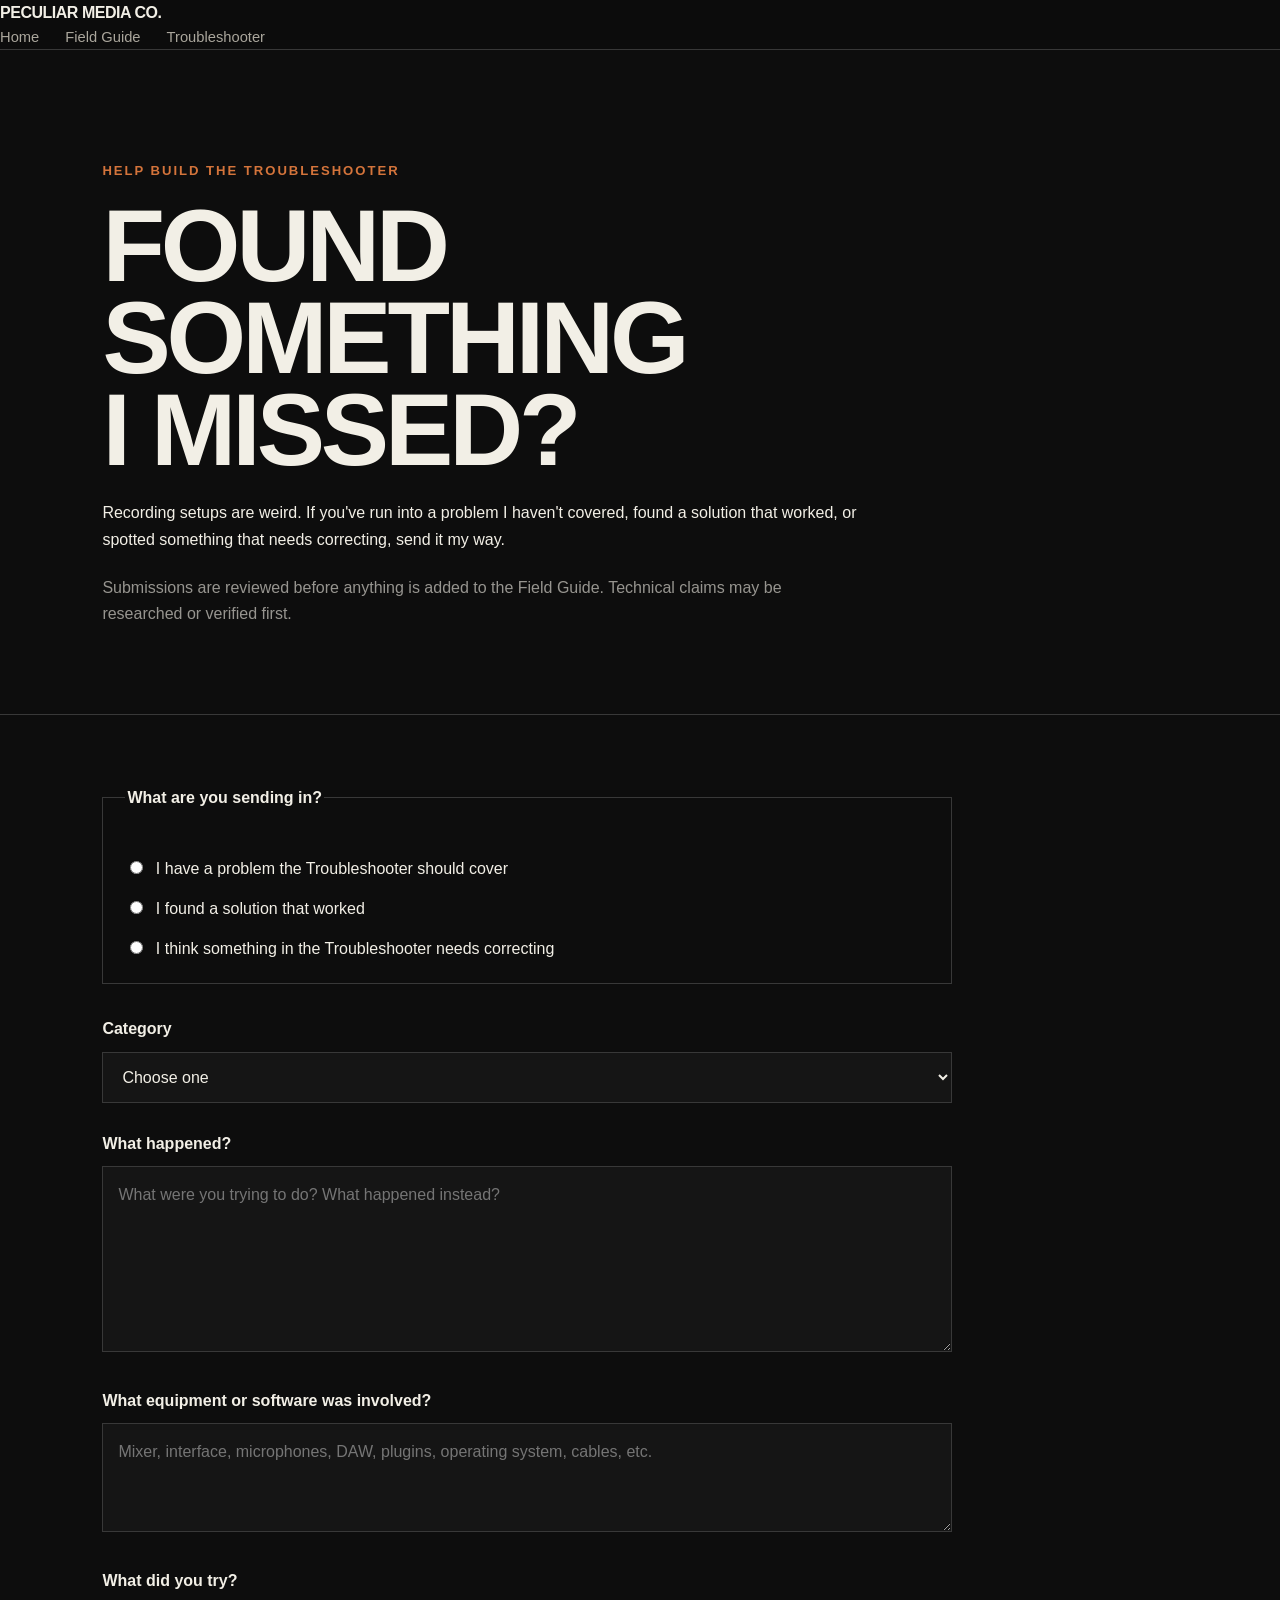
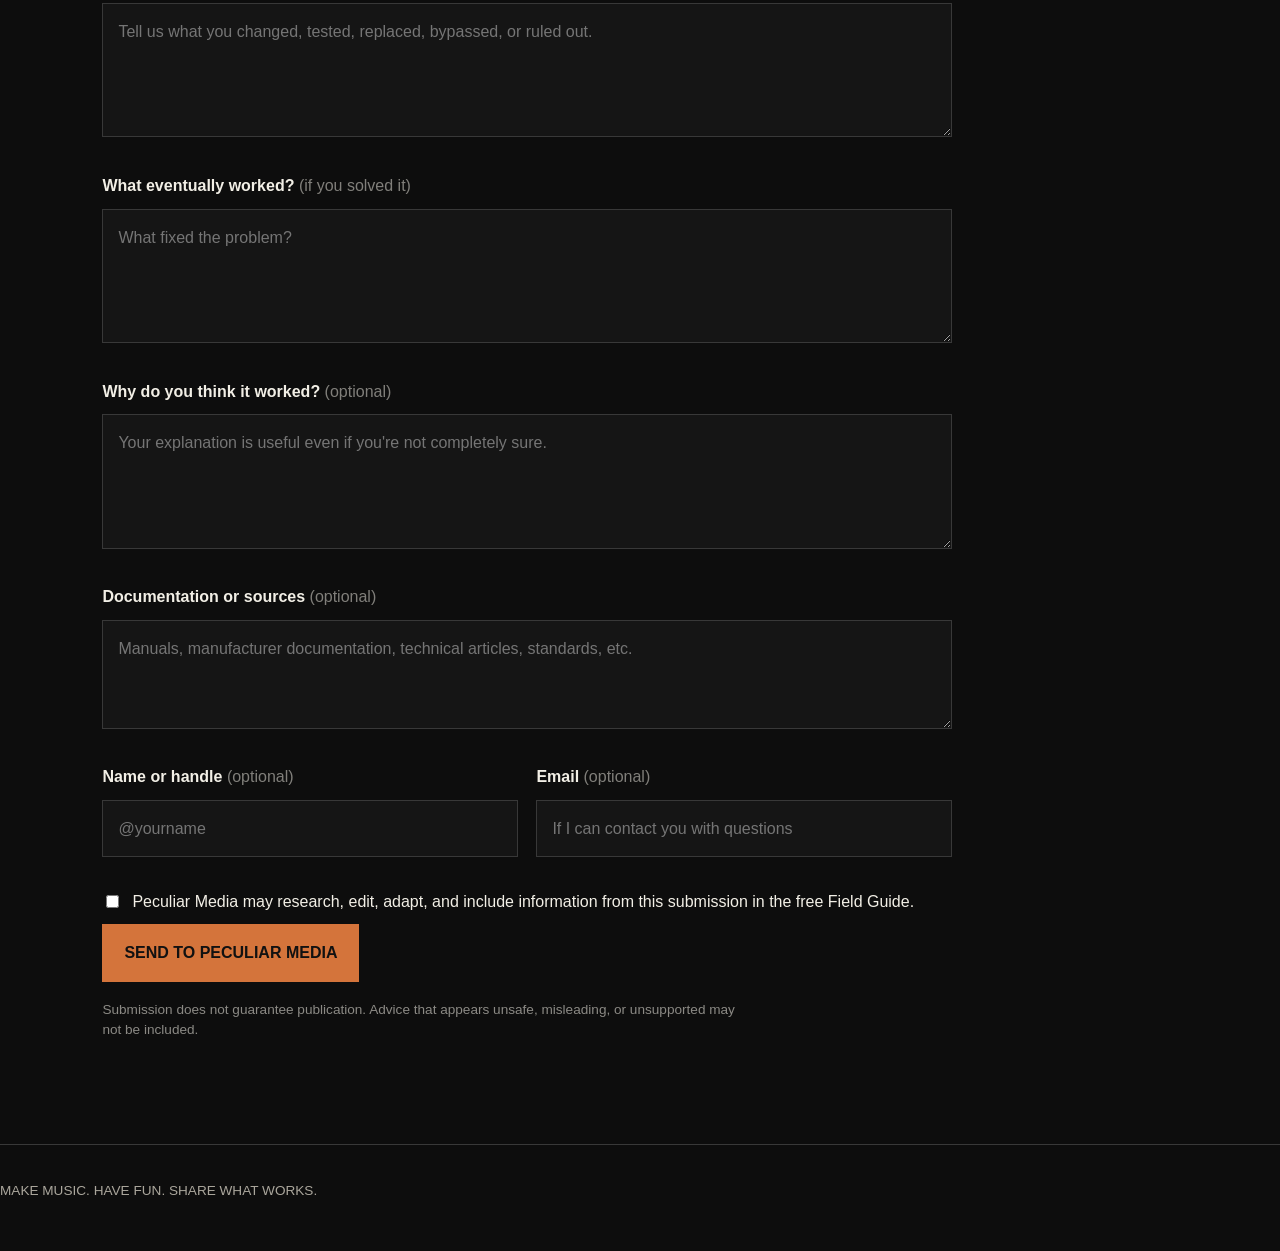
<file: troubleshooter/contribute/index.html>
<!DOCTYPE html>
<html lang="en">
<head>
  <meta charset="UTF-8">
  <meta name="viewport" content="width=device-width, initial-scale=1.0">

  <title>Contribute to the Troubleshooter | Peculiar Media Co.</title>

  <link rel="stylesheet" href="/styles.css">
</head>

<body>

<header class="site-header">

  <a href="/" class="logo">
    PECULIAR MEDIA CO.
  </a>

  <nav>
    <a href="/">Home</a>
    <a href="/field-guide/">Field Guide</a>
    <a href="/troubleshooter/">Troubleshooter</a>
  </nav>

</header>


<main>

  <section class="contribute-page-hero">

    <p class="eyebrow">
      HELP BUILD THE TROUBLESHOOTER
    </p>

    <h1>
      FOUND SOMETHING<br>
      I MISSED?
    </h1>

    <p>
      Recording setups are weird.
      If you've run into a problem I haven't covered,
      found a solution that worked, or spotted something that needs correcting,
      send it my way.
    </p>

    <p class="contribute-page-note">
      Submissions are reviewed before anything is added to the Field Guide.
      Technical claims may be researched or verified first.
    </p>

  </section>


  <section class="contribute-form-section">

    <form class="contribute-form">

      <fieldset>

        <legend>What are you sending in?</legend>

        <label>
          <input
            type="radio"
            name="submission-type"
            value="problem"
            required
          >
          I have a problem the Troubleshooter should cover
        </label>

        <label>
          <input
            type="radio"
            name="submission-type"
            value="solution"
          >
          I found a solution that worked
        </label>

        <label>
          <input
            type="radio"
            name="submission-type"
            value="correction"
          >
          I think something in the Troubleshooter needs correcting
        </label>

      </fieldset>


      <label for="category">
        Category
      </label>

      <select id="category"
              name="category"
              required>

        <option value="">
          Choose one
        </option>

        <option>Mixing</option>
        <option>Recording</option>
        <option>Routing / Signal Flow</option>
        <option>Noise / Hum / Buzz</option>
        <option>Monitoring / Headphones</option>
        <option>Gear / Connections</option>
        <option>DAW / Interface</option>
        <option>Other / Not Sure</option>

      </select>


      <label for="problem">
        What happened?
      </label>

      <textarea
        id="problem"
        name="problem"
        rows="6"
        required
        placeholder="What were you trying to do? What happened instead?"
      ></textarea>


      <label for="equipment">
        What equipment or software was involved?
      </label>

      <textarea
        id="equipment"
        name="equipment"
        rows="3"
        placeholder="Mixer, interface, microphones, DAW, plugins, operating system, cables, etc."
      ></textarea>


      <label for="tried">
        What did you try?
      </label>

      <textarea
        id="tried"
        name="tried"
        rows="4"
        placeholder="Tell us what you changed, tested, replaced, bypassed, or ruled out."
      ></textarea>


      <label for="solution">
        What eventually worked?
        <span class="optional">(if you solved it)</span>
      </label>

      <textarea
        id="solution"
        name="solution"
        rows="4"
        placeholder="What fixed the problem?"
      ></textarea>


      <label for="why">
        Why do you think it worked?
        <span class="optional">(optional)</span>
      </label>

      <textarea
        id="why"
        name="why"
        rows="4"
        placeholder="Your explanation is useful even if you're not completely sure."
      ></textarea>


      <label for="sources">
        Documentation or sources
        <span class="optional">(optional)</span>
      </label>

      <textarea
        id="sources"
        name="sources"
        rows="3"
        placeholder="Manuals, manufacturer documentation, technical articles, standards, etc."
      ></textarea>


      <div class="form-two-column">

        <div>

          <label for="name">
            Name or handle
            <span class="optional">(optional)</span>
          </label>

          <input
            type="text"
            id="name"
            name="name"
            placeholder="@yourname"
          >

        </div>


        <div>

          <label for="email">
            Email
            <span class="optional">(optional)</span>
          </label>

          <input
            type="email"
            id="email"
            name="email"
            placeholder="If I can contact you with questions"
          >

        </div>

      </div>


      <label class="permission-check">

        <input
          type="checkbox"
          name="permission"
          value="yes"
          required
        >

        Peculiar Media may research, edit, adapt, and include information
        from this submission in the free Field Guide.

      </label>


      <button
        class="submit-contribution"
        type="button"
      >
        SEND TO PECULIAR MEDIA
      </button>


      <p class="form-note">
        Submission does not guarantee publication.
        Advice that appears unsafe, misleading, or unsupported may not be included.
      </p>

    </form>

  </section>

</main>


<footer>
  <p>
    MAKE MUSIC. HAVE FUN. SHARE WHAT WORKS.
  </p>
</footer>

</body>
</html>
</file>
<file: styles.css>
/* =========================
   PECULIAR MEDIA CO.
   ========================= */

:root {
  --black: #0d0d0d;
  --dark: #151515;
  --card: #191919;
  --white: #f2efe6;
  --muted: #aaa69c;
  --line: #383838;
  --accent: #d4743b;
  --max-width: 1180px;
}


/* RESET */

* {
  box-sizing: border-box;
}

html {
  scroll-behavior: smooth;
}

body {
  margin: 0;
  background: var(--black);
  color: var(--white);
  font-family: Arial, Helvetica, sans-serif;
  line-height: 1.6;
}

a {
  color: inherit;
}

img {
  max-width: 100%;
  display: block;
}


/* GLOBAL */

.container {
  width: min(92%, var(--max-width));
  margin: 0 auto;
}

.section {
  padding: 100px 0;
}

.eyebrow {
  margin: 0 0 18px;
  color: var(--accent);
  font-weight: 700;
  font-size: 0.82rem;
  letter-spacing: 0.15em;
}

h1,
h2,
h3,
p {
  margin-top: 0;
}

h1 {
  max-width: 900px;
  margin-bottom: 30px;
  font-size: clamp(3rem, 8vw, 7rem);
  line-height: 0.92;
  letter-spacing: -0.055em;
}

h2 {
  margin-bottom: 35px;
  font-size: clamp(2rem, 5vw, 4.4rem);
  line-height: 1;
  letter-spacing: -0.04em;
}

h3 {
  margin-bottom: 15px;
  font-size: 1.5rem;
}


/* HEADER */

.site-header {
  position: sticky;
  top: 0;
  z-index: 10;
  background: rgba(13, 13, 13, 0.94);
  border-bottom: 1px solid var(--line);
  backdrop-filter: blur(12px);
}

.nav {
  min-height: 72px;
  display: flex;
  align-items: center;
  justify-content: space-between;
  gap: 30px;
}

.logo {
  text-decoration: none;
  font-weight: 800;
  letter-spacing: -0.03em;
}

nav {
  display: flex;
  gap: 26px;
}

nav a {
  color: var(--muted);
  text-decoration: none;
  font-size: 0.92rem;
}

nav a:hover {
  color: var(--white);
}


/* =========================
   HOME PAGE
   ========================= */


/* HERO */

.hero {
  min-height: 82vh;
  display: flex;
  align-items: center;
  border-bottom: 1px solid var(--line);

  background:
    linear-gradient(
      90deg,
      rgba(13, 13, 13, 0.97) 0%,
      rgba(13, 13, 13, 0.90) 28%,
      rgba(13, 13, 13, 0.68) 52%,
      rgba(13, 13, 13, 0.34) 78%,
      rgba(13, 13, 13, 0.18) 100%
    ),
    url("/hero-console.jpeg");

  background-size: cover;
  background-position: center center;
  background-repeat: no-repeat;
}

.hero-content {
  padding-top: 90px;
  padding-bottom: 90px;
}

.hero-copy {
  max-width: 670px;
  color: var(--muted);
  font-size: 1.2rem;
}

.hero-buttons {
  margin-top: 38px;
  display: flex;
  flex-wrap: wrap;
  gap: 14px;
}


/* BUTTONS */

.button {
  display: inline-block;
  padding: 14px 20px;
  text-decoration: none;
  font-weight: 700;
  border: 1px solid var(--white);
}

.button.primary {
  background: var(--white);
  color: var(--black);
}

.button.primary:hover {
  background: var(--accent);
  border-color: var(--accent);
}

.button.secondary:hover {
  background: var(--white);
  color: var(--black);
}


/* HOME CARDS */

.card-grid {
  display: grid;
  grid-template-columns: repeat(3, 1fr);
  gap: 20px;
}

.feature-card {
  min-height: 330px;
  padding: 30px;
  display: flex;
  flex-direction: column;
  background: var(--card);
  border: 1px solid var(--line);
  text-decoration: none;
}

.feature-card p {
  color: var(--muted);
}

.feature-card strong {
  margin-top: auto;
}

a.feature-card {
  transition:
    transform 0.2s ease,
    border-color 0.2s ease;
}

a.feature-card:hover {
  transform: translateY(-5px);
  border-color: var(--accent);
}

.card-number {
  margin-bottom: 45px;
  color: var(--accent);
  font-family: monospace;
}


/* HOME FIELD GUIDE CALLOUT */

.field-guide-callout {
  background: var(--white);
  color: var(--black);
}

.callout-layout {
  display: grid;
  grid-template-columns: 1fr 1fr;
  gap: 80px;
}

.callout-layout .eyebrow {
  color: #9b4d22;
}

.callout-layout p {
  max-width: 540px;
  font-size: 1.08rem;
}

.text-link {
  display: inline-block;
  margin-top: 18px;
  font-weight: 800;
}


/* CONTACT */

.contact {
  max-width: 850px;
  margin-left: auto;
  margin-right: auto;
}

.contact > p:not(.eyebrow) {
  color: var(--muted);
  font-size: 1.15rem;
}

.contact-links {
  margin-top: 35px;
  display: flex;
  flex-wrap: wrap;
  gap: 25px;
}

.contact-links a {
  font-weight: 700;
}


/* =========================
   SIMPLE FIELD GUIDE PAGE
   ========================= */

.simple-field-hero {
  padding: 90px 0 55px;
  border-bottom: 1px solid var(--line);
}

.simple-field-hero h1 {
  max-width: 950px;
  margin-bottom: 24px;
  font-size: clamp(3rem, 7vw, 6rem);
  line-height: 0.95;
}

.simple-field-intro {
  max-width: 760px;
  margin-bottom: 10px;
  color: var(--muted);
  font-size: 1.15rem;
}

.simple-field-note {
  margin-bottom: 28px;
  color: var(--white);
  font-weight: 700;
}


/* SEARCH */

.simple-search-wrap {
  max-width: 760px;
}

.simple-search {
  width: 100%;
  padding: 17px 18px;
  background: var(--card);
  color: var(--white);
  border: 1px solid var(--line);
  font: inherit;
  font-size: 1rem;
  outline: none;
}

.simple-search::placeholder {
  color: var(--muted);
}

.simple-search:focus {
  border-color: var(--accent);
}


/* FIELD GUIDE SECTIONS */

.simple-field-section {
  padding: 65px 0;
}


/* TOPICS */

.topic-grid {
  display: grid;
  grid-template-columns: repeat(3, 1fr);
  gap: 12px;
}

.topic-card {
  padding: 22px 20px;
  background: var(--card);
  border: 1px solid var(--line);
  text-decoration: none;
  font-weight: 700;
  transition: border-color 0.2s ease;
}

.topic-card:hover {
  border-color: var(--accent);
}


/* RESOURCE LIST */

.simple-resource-list {
  border-top: 1px solid var(--line);
}

.simple-resource {
  display: grid;
  grid-template-columns: 1fr auto;
  gap: 25px;
  align-items: center;
  padding: 28px 0;
  border-bottom: 1px solid var(--line);
  text-decoration: none;
  transition:
    background 0.2s ease,
    padding 0.2s ease;
}

.simple-resource:hover {
  background: var(--card);
  padding-left: 18px;
  padding-right: 18px;
}

.resource-label {
  display: inline-block;
  margin-bottom: 8px;
  color: var(--accent);
  font-size: 0.72rem;
  font-weight: 700;
  letter-spacing: 0.12em;
}

.simple-resource h3 {
  margin-bottom: 8px;
  font-size: 1.55rem;
}

.simple-resource p {
  max-width: 720px;
  margin-bottom: 0;
  color: var(--muted);
}

.resource-arrow {
  font-size: 1.8rem;
}


/* FIELD GUIDE BOTTOM CALLOUT */

.simple-field-footer-callout {
  padding: 55px 0;
  background: var(--white);
  color: var(--black);
}

.simple-field-footer-callout p {
  max-width: 760px;
  font-size: 1.08rem;
}

.simple-field-links {
  display: flex;
  flex-wrap: wrap;
  gap: 24px;
  margin-top: 24px;
}

.simple-field-links a {
  font-weight: 700;
}


/* =========================
   FOOTER
   ========================= */

footer {
  padding: 35px 0;
  border-top: 1px solid var(--line);
  color: var(--muted);
  font-size: 0.85rem;
}

.footer-inner {
  display: flex;
  justify-content: space-between;
  gap: 20px;
}


/* =========================
   MOBILE
   ========================= */

@media (max-width: 800px) {

  .section {
    padding: 70px 0;
  }


  /* HEADER */

  .nav {
    padding: 17px 0;
    align-items: flex-start;
  }

  nav {
    display: none;
  }


  /* HOME HERO */

  .hero {
    min-height: auto;

    background:
      linear-gradient(
        180deg,
        rgba(13, 13, 13, 0.58) 0%,
        rgba(13, 13, 13, 0.80) 45%,
        rgba(13, 13, 13, 0.97) 100%
      ),
      url("/hero-console.jpeg");

    background-size: cover;
    background-position: 50% 100%;
    background-repeat: no-repeat;
  }

  .hero-content {
    padding-top: 100px;
    padding-bottom: 90px;
  }

  .hero-copy {
    font-size: 1.05rem;
  }


  /* HOME CONTENT */

  .card-grid,
  .callout-layout {
    grid-template-columns: 1fr;
  }

  .callout-layout {
    gap: 25px;
  }


  /* FIELD GUIDE */

  .simple-field-hero {
    padding: 65px 0 42px;
  }

  .simple-field-hero h1 {
    font-size: clamp(2.7rem, 12vw, 4rem);
    line-height: 0.92;
  }

  .simple-field-intro {
    font-size: 1rem;
  }

  .simple-field-section {
    padding: 48px 0;
  }

  .topic-grid {
    grid-template-columns: repeat(2, 1fr);
  }

  .topic-card {
    padding: 18px 16px;
  }

  .simple-resource {
    grid-template-columns: 1fr auto;
    gap: 15px;
    padding: 24px 0;
  }

  .simple-resource:hover {
    padding-left: 0;
    padding-right: 0;
    background: transparent;
  }

  .simple-resource h3 {
    font-size: 1.35rem;
    line-height: 1.1;
  }

  .simple-resource p {
    font-size: 0.95rem;
  }

  .resource-arrow {
    font-size: 1.5rem;
  }

  .simple-field-links {
    flex-direction: column;
    gap: 12px;
  }


  /* FOOTER */

  .footer-inner {
    flex-direction: column;
  }

}


/* EXTRA SMALL PHONES */

@media (max-width: 420px) {

  .topic-grid {
    grid-template-columns: 1fr;
  }

  .hero-buttons {
    flex-direction: column;
  }

  .button {
    width: 100%;
    text-align: center;
  }

}

/* =========================
   MIX REFERENCE LIBRARY
   ========================= */

.reference-hero {
  padding: 90px 0 55px;
  border-bottom: 1px solid var(--line);
}

.reference-hero h1 {
  max-width: 900px;
  margin-bottom: 24px;
  font-size: clamp(3rem, 7vw, 6rem);
  line-height: 0.95;
}

.reference-intro {
  max-width: 760px;
  color: var(--muted);
  font-size: 1.1rem;
}


/* SEARCH + FILTERS */

.reference-tools {
  padding: 50px 0;
  border-bottom: 1px solid var(--line);
}

#reference-search {
  width: 100%;
  max-width: 760px;
  padding: 17px 18px;
  background: var(--card);
  color: var(--white);
  border: 1px solid var(--line);
  font: inherit;
  font-size: 1rem;
  outline: none;
}

#reference-search::placeholder {
  color: var(--muted);
}

#reference-search:focus {
  border-color: var(--accent);
}

.reference-filters {
  display: flex;
  flex-wrap: wrap;
  gap: 10px;
  margin-top: 20px;
}

.filter-button {
  padding: 10px 15px;
  background: transparent;
  color: var(--muted);
  border: 1px solid var(--line);
  font: inherit;
  font-weight: 700;
  cursor: pointer;
}

.filter-button:hover,
.filter-button.active {
  color: var(--black);
  background: var(--accent);
  border-color: var(--accent);
}


/* LIBRARY */

.reference-results {
  padding: 65px 0 90px;
}

.reference-entry {
  padding: 35px 0;
  border-top: 1px solid var(--line);
}

.reference-entry:last-child {
  border-bottom: 1px solid var(--line);
}

.reference-entry-heading {
  display: flex;
  justify-content: space-between;
  gap: 30px;
  align-items: flex-start;
}

.reference-number {
  display: block;
  margin-bottom: 8px;
  color: var(--accent);
  font-family: monospace;
}

.reference-entry h2 {
  margin-bottom: 4px;
  font-size: clamp(2rem, 4vw, 3.2rem);
}

.reference-artist {
  margin-bottom: 0;
  color: var(--muted);
  font-size: 1.1rem;
}

.reference-genre {
  color: var(--accent);
  font-size: 0.75rem;
  font-weight: 700;
  letter-spacing: 0.12em;
}

.reference-tags {
  display: flex;
  flex-wrap: wrap;
  gap: 8px;
  margin: 24px 0;
}

.reference-tags span {
  padding: 6px 9px;
  border: 1px solid var(--line);
  color: var(--muted);
  font-size: 0.72rem;
  font-weight: 700;
  letter-spacing: 0.08em;
}

.reference-notes {
  max-width: 760px;
}

.reference-notes strong {
  display: block;
  margin-bottom: 8px;
  color: var(--accent);
  font-size: 0.75rem;
  letter-spacing: 0.1em;
}

.reference-notes p {
  margin-bottom: 0;
  color: var(--muted);
  font-size: 1.05rem;
}

#no-reference-results {
  padding: 30px 0;
  color: var(--muted);
}


/* MOBILE */

@media (max-width: 800px) {

  .reference-hero {
    padding: 65px 0 42px;
  }

  .reference-hero h1 {
    font-size: clamp(2.7rem, 12vw, 4rem);
  }

  .reference-intro {
    font-size: 1rem;
  }

  .reference-tools {
    padding: 40px 0;
  }

  .reference-entry {
    padding: 28px 0;
  }

  .reference-entry-heading {
    display: block;
  }

  .reference-genre {
    display: inline-block;
    margin-top: 12px;
  }

  .reference-entry h2 {
    font-size: 2rem;
  }

  .reference-notes p {
    font-size: 0.98rem;
  }

}

/* =========================================================
   STUDIO TROUBLESHOOTER
   ========================================================= */

.troubleshooter-hero {
  padding: 110px 8% 90px;
  border-bottom: 1px solid var(--line);
}

.troubleshooter-hero h1 {
  margin: 12px 0 24px;
  font-size: clamp(3.5rem, 9vw, 8rem);
  line-height: 0.88;
  letter-spacing: -0.05em;
}

.troubleshooter-intro {
  max-width: 720px;
  font-size: 1.35rem;
  line-height: 1.5;
}

.troubleshooter-philosophy {
  max-width: 720px;
  margin-top: 22px;
  opacity: 0.7;
  font-size: 1rem;
}

.troubleshooter-start,
.troubleshooter-preview,
.contribute-section {
  padding: 80px 8%;
  border-bottom: 1px solid var(--line);
}

.section-heading {
  margin-bottom: 40px;
}

.section-heading span {
  opacity: 0.6;
  font-size: 0.8rem;
  letter-spacing: 0.16em;
}

.section-heading h2,
.troubleshooter-preview h2,
.contribute-section h2 {
  margin-top: 8px;
  font-size: clamp(2rem, 5vw, 4rem);
}

.troubleshooter-grid {
  display: grid;
  grid-template-columns: repeat(2, minmax(0, 1fr));
  border-top: 1px solid var(--line);
  border-left: 1px solid var(--line);
}

.troubleshooter-card {
  min-width: 0;
  padding: 34px;
  border-right: 1px solid var(--line);
  border-bottom: 1px solid var(--line);
  color: inherit;
  text-decoration: none;
  transition:
    background 0.2s ease,
    transform 0.2s ease;
}

.troubleshooter-card h3 {
  margin: 12px 0 14px;
  font-size: 1.45rem;
}

.troubleshooter-card p {
  max-width: 520px;
  opacity: 0.72;
  line-height: 1.6;
}

.troubleshooter-card strong {
  display: inline-block;
  margin-top: 22px;
}

.trouble-number {
  opacity: 0.45;
  font-size: 0.8rem;
  letter-spacing: 0.15em;
}

@media (hover: hover) and (pointer: fine) {
  .troubleshooter-card:hover {
    background: rgba(255,255,255,0.04);
  }
}

.troubleshooter-preview > p {
  max-width: 700px;
  line-height: 1.6;
}

.mix-category-grid {
  display: grid;
  grid-template-columns: repeat(3, minmax(0, 1fr));
  gap: 12px;
  margin-top: 35px;
}

.mix-category-grid button {
  padding: 22px 18px;
  min-height: 70px;
  background: transparent;
  color: inherit;
  border: 1px solid var(--line);
  font: inherit;
  font-weight: 700;
  letter-spacing: 0.04em;
  cursor: pointer;
}

.contribute-intro {
  max-width: 760px;
  margin-bottom: 40px;
  line-height: 1.65;
  opacity: 0.8;
}

.contribute-form {
  max-width: 850px;
}

.contribute-form label,
.contribute-form legend {
  display: block;
  margin-bottom: 10px;
  font-weight: 700;
}

.contribute-form input[type="text"],
.contribute-form input[type="email"],
.contribute-form select,
.contribute-form textarea {
  width: 100%;
  box-sizing: border-box;
  margin-bottom: 28px;
  padding: 15px;
  border: 1px solid var(--line);
  background: rgba(255,255,255,0.03);
  color: inherit;
  font: inherit;
}

.contribute-form textarea {
  resize: vertical;
}

.contribute-form fieldset {
  margin: 0 0 32px;
  padding: 22px;
  border: 1px solid var(--line);
}

.contribute-form fieldset label {
  margin: 14px 0 0;
  font-weight: 400;
}

.contribute-form fieldset input {
  margin-right: 8px;
}

.form-two-column {
  display: grid;
  grid-template-columns: 1fr 1fr;
  gap: 18px;
}

.optional {
  opacity: 0.5;
  font-weight: 400;
}

.permission-check {
  display: flex !important;
  align-items: flex-start;
  gap: 10px;
  margin: 5px 0 25px;
  font-weight: 400 !important;
  line-height: 1.5;
}

.permission-check input {
  margin-top: 5px;
}

.submit-contribution {
  padding: 16px 22px;
  border: 0;
  background: var(--accent);
  color: #111;
  font: inherit;
  font-weight: 800;
  cursor: pointer;
}

.form-note {
  max-width: 650px;
  margin-top: 18px;
  opacity: 0.55;
  font-size: 0.85rem;
  line-height: 1.5;
}


@media (max-width: 800px) {

  .troubleshooter-hero,
  .troubleshooter-start,
  .troubleshooter-preview,
  .contribute-section {
    padding-left: 6%;
    padding-right: 6%;
  }

  .troubleshooter-grid {
    grid-template-columns: 1fr;
  }

  .mix-category-grid {
    grid-template-columns: 1fr 1fr;
  }

  .form-two-column {
    grid-template-columns: 1fr;
    gap: 0;
  }

}


@media (max-width: 500px) {

  .mix-category-grid {
    grid-template-columns: 1fr;
  }

  .troubleshooter-card {
    padding: 28px 22px;
  }

}

/* =========================================================
   TROUBLESHOOTER CONTRIBUTION CTA
   ========================================================= */

.troubleshooter-contribute {
  padding: 80px 8%;
  border-bottom: 1px solid var(--line);
}

.troubleshooter-contribute h2 {
  margin-top: 8px;
  font-size: clamp(2rem, 5vw, 4rem);
}

.troubleshooter-contribute p {
  max-width: 700px;
  line-height: 1.65;
  opacity: 0.8;
}

.troubleshooter-contribute-link {
  display: inline-block;
  margin-top: 28px;
  padding: 16px 22px;
  background: var(--accent);
  color: #111;
  text-decoration: none;
  font-weight: 800;
}


/* =========================================================
   CONTRIBUTION PAGE
   ========================================================= */

.contribute-page-hero {
  padding: 110px 8% 70px;
  border-bottom: 1px solid var(--line);
}

.contribute-page-hero h1 {
  margin: 12px 0 24px;
  font-size: clamp(3rem, 8vw, 7rem);
  line-height: 0.9;
  letter-spacing: -0.04em;
}

.contribute-page-hero > p {
  max-width: 760px;
  line-height: 1.65;
}

.contribute-page-note {
  margin-top: 22px;
  opacity: 0.6;
}

.contribute-form-section {
  padding: 70px 8% 90px;
}


@media (max-width: 800px) {

  .troubleshooter-contribute,
  .contribute-page-hero,
  .contribute-form-section {
    padding-left: 6%;
    padding-right: 6%;
  }

}

/* =========================================================
   TROUBLESHOOTER DECISION STEPS
   ========================================================= */

.trouble-step {
  margin-top: 70px;
  padding-top: 60px;
  border-top: 1px solid var(--line);
}

.trouble-step h2 {
  max-width: 900px;
}

.trouble-step > p {
  max-width: 760px;
  line-height: 1.7;
}

.trouble-tip {
  max-width: 760px;
  margin-top: 28px;
  padding: 22px;
  border-left: 3px solid var(--accent);
  background: rgba(255,255,255,0.03);
  line-height: 1.65;
}

.mix-category-grid button:disabled {
  opacity: 0.28;
  cursor: not-allowed;
}

/* =========================================================
   SONGWRITING CHALLENGE
   ========================================================= */

.challenge-hero {
  padding: 120px 8% 90px;
  border-bottom: 1px solid var(--line);
}

.challenge-hero h1 {
  margin: 12px 0 28px;
  font-size: clamp(3.5rem, 9vw, 8rem);
  line-height: 0.86;
  letter-spacing: -0.05em;
}

.challenge-intro {
  max-width: 720px;
  font-size: 1.15rem;
  line-height: 1.7;
  opacity: 0.8;
}


.challenge-section {
  padding: 70px 8%;
  border-bottom: 1px solid var(--line);
}

.challenge-section h2,
.challenge-machine h2,
.challenge-go h2 {
  margin-top: 8px;
  font-size: clamp(2rem, 5vw, 4rem);
}


.challenge-modes {
  display: flex;
  flex-wrap: wrap;
  gap: 12px;
  margin-top: 30px;
}

.mode-button {
  padding: 14px 20px;
  border: 1px solid var(--line);
  background: transparent;
  color: var(--text);
  font: inherit;
  font-weight: 800;
  cursor: pointer;
}

.mode-button:hover,
.mode-button.active {
  background: var(--accent);
  color: #111;
  border-color: var(--accent);
}


.challenge-machine {
  padding: 80px 8%;
  border-bottom: 1px solid var(--line);
}

.challenge-machine-heading {
  display: flex;
  justify-content: space-between;
  align-items: end;
  gap: 30px;
  margin-bottom: 40px;
}

.spin-button {
  padding: 18px 28px;
  border: 0;
  background: var(--accent);
  color: #111;
  font: inherit;
  font-weight: 900;
  cursor: pointer;
}


.challenge-results {
  display: grid;
  grid-template-columns: repeat(3, 1fr);
  gap: 16px;
}


.challenge-slot {
  min-height: 165px;
  padding: 22px;
  border: 1px solid var(--line);
  background: rgba(255,255,255,0.025);
}

.slot-top {
  display: flex;
  justify-content: space-between;
  align-items: center;
  gap: 15px;
}

.slot-label {
  font-size: 0.75rem;
  font-weight: 900;
  letter-spacing: 0.12em;
  opacity: 0.55;
}

.slot-result {
  display: flex;
  align-items: center;
  min-height: 90px;
  margin-top: 12px;
  font-size: clamp(1.35rem, 3vw, 2.3rem);
  font-weight: 900;
  line-height: 1.05;
}


.lock-button {
  padding: 7px 10px;
  border: 1px solid var(--line);
  background: transparent;
  color: var(--text);
  font: inherit;
  font-size: 0.7rem;
  font-weight: 900;
  cursor: pointer;
}

.challenge-slot.locked {
  border-color: var(--accent);
}

.challenge-slot.locked .lock-button {
  background: var(--accent);
  color: #111;
  border-color: var(--accent);
}


/* =========================================================
   CHALLENGE ROLL ANIMATION
   ========================================================= */

.challenge-slot {
  transition:
    border-color 0.15s ease,
    transform 0.15s ease,
    background 0.15s ease;
}


.challenge-slot.rolling {
  border-color: var(--accent);
  background: rgba(255,255,255,0.055);
}


.challenge-slot.rolling .slot-result {
  opacity: 0.65;
  transform: translateY(2px);
}


.challenge-slot.landed {
  border-color: var(--accent);
  transform: translateY(-3px);
}


.challenge-slot.landed .slot-result {
  animation: slot-land 0.28s ease;
}


@keyframes slot-land {

  0% {
    opacity: 0.4;
    transform: translateY(-10px);
  }

  60% {
    opacity: 1;
    transform: translateY(3px);
  }

  100% {
    opacity: 1;
    transform: translateY(0);
  }

}


.spin-button:disabled,
.secondary-challenge-button:disabled {
  opacity: 0.5;
  cursor: not-allowed;
}

/* =========================================================
   SONGWRITING CHALLENGE — MOBILE
   ========================================================= */

@media (max-width: 800px) {

  .challenge-hero {
    padding: 70px 6% 55px;
  }

  .challenge-hero h1 {
    font-size: clamp(2.8rem, 13vw, 4.5rem);
    line-height: 0.88;
  }

  .challenge-intro {
    font-size: 1rem;
  }


  .challenge-section,
  .challenge-machine,
  .challenge-go {
    padding-left: 6%;
    padding-right: 6%;
  }


  .challenge-modes {
    display: grid;
    grid-template-columns: repeat(2, minmax(0, 1fr));
  }

  .mode-button {
    width: 100%;
  }


  .challenge-machine-heading {
    display: block;
  }

  .spin-button {
    width: 100%;
    margin-top: 20px;
  }


  .challenge-results {
    grid-template-columns: repeat(2, minmax(0, 1fr));
  }

  .challenge-slot {
    min-width: 0;
  }

  .slot-result {
    overflow-wrap: anywhere;
    word-break: normal;
  }


  .challenge-actions {
    display: grid;
    grid-template-columns: 1fr;
    gap: 10px;
  }

  .secondary-challenge-button {
    width: 100%;
  }

}


@media (max-width: 520px) {

  .challenge-results {
    grid-template-columns: 1fr;
  }

  .challenge-modes {
    grid-template-columns: repeat(2, minmax(0, 1fr));
  }

  .challenge-slot {
    min-height: 145px;
  }

  .slot-result {
    min-height: 70px;
    font-size: 1.55rem;
  }

}

@media (max-width: 800px) {

  .challenge-actions {
    display: grid;
    grid-template-columns: 1fr;
    gap: 10px;
  }

  .secondary-challenge-button {
    width: 100%;
    padding: 14px 18px;
  }

}
</file>
